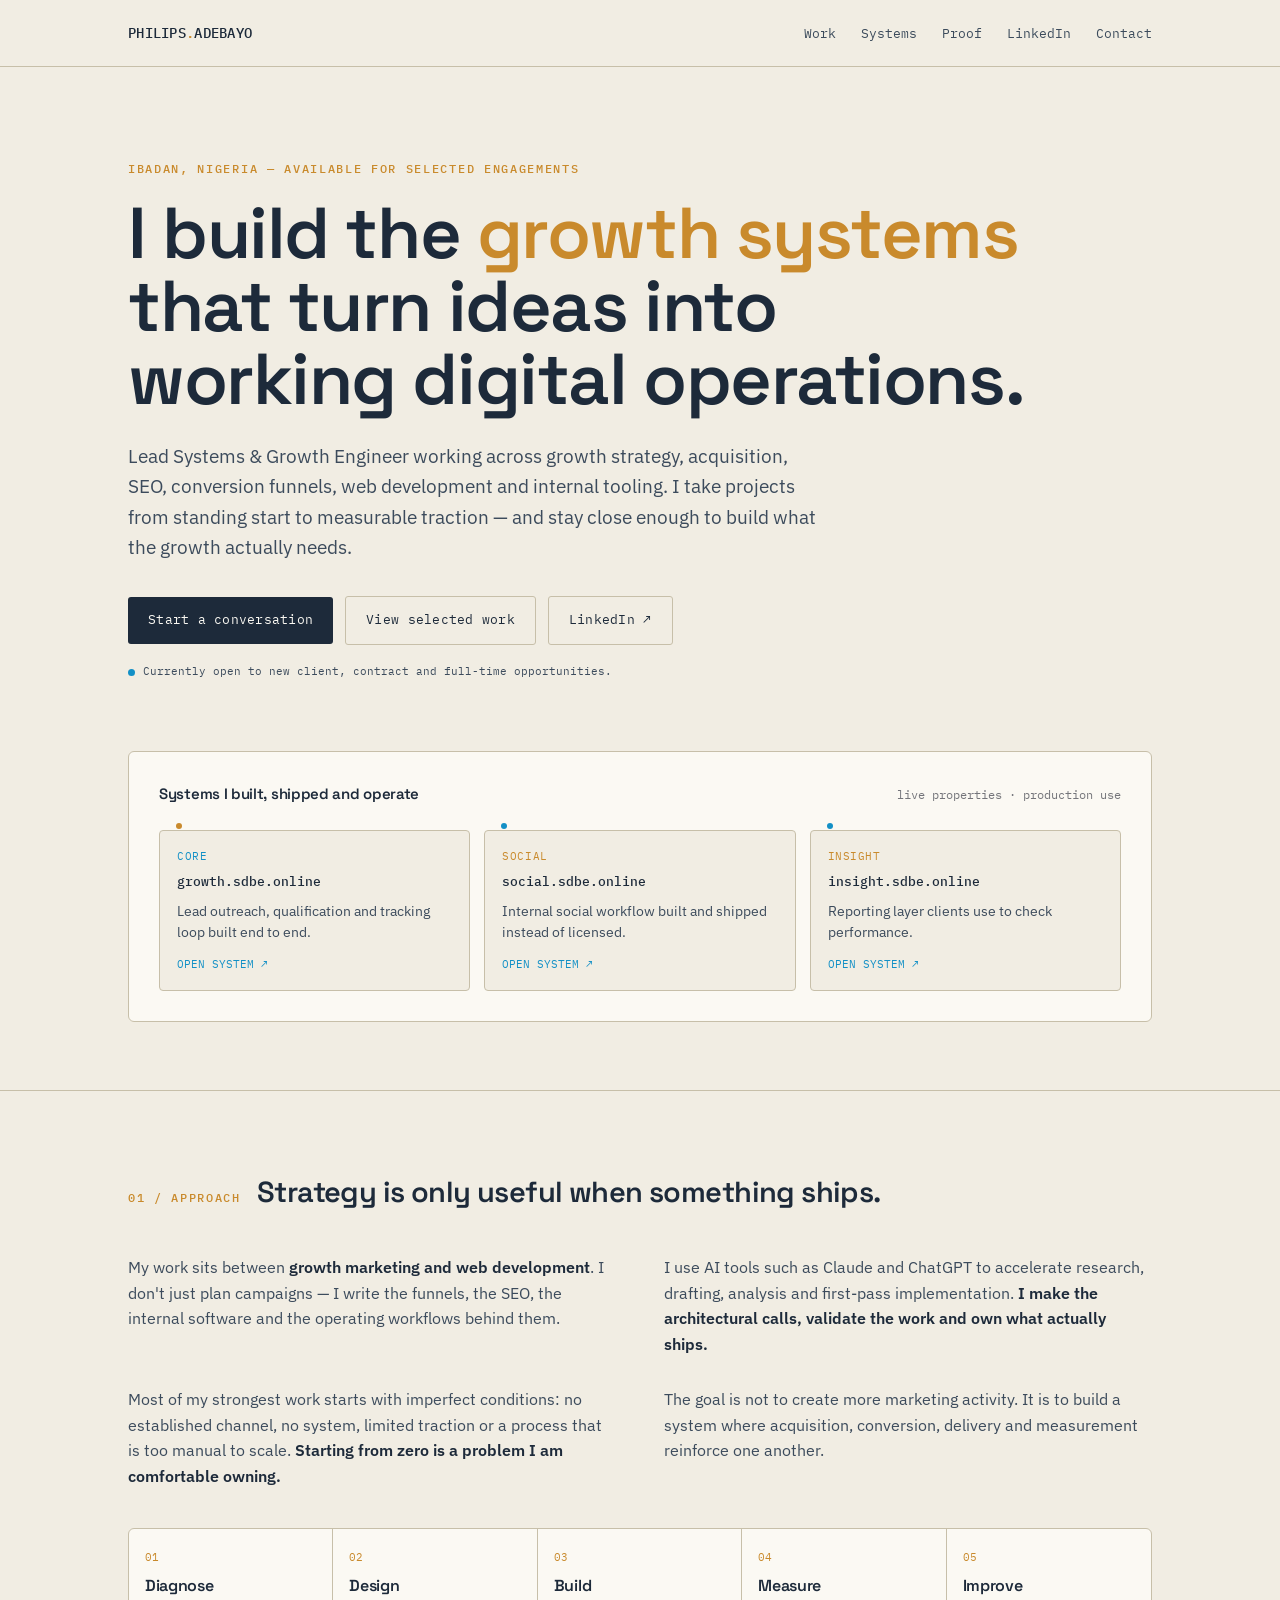
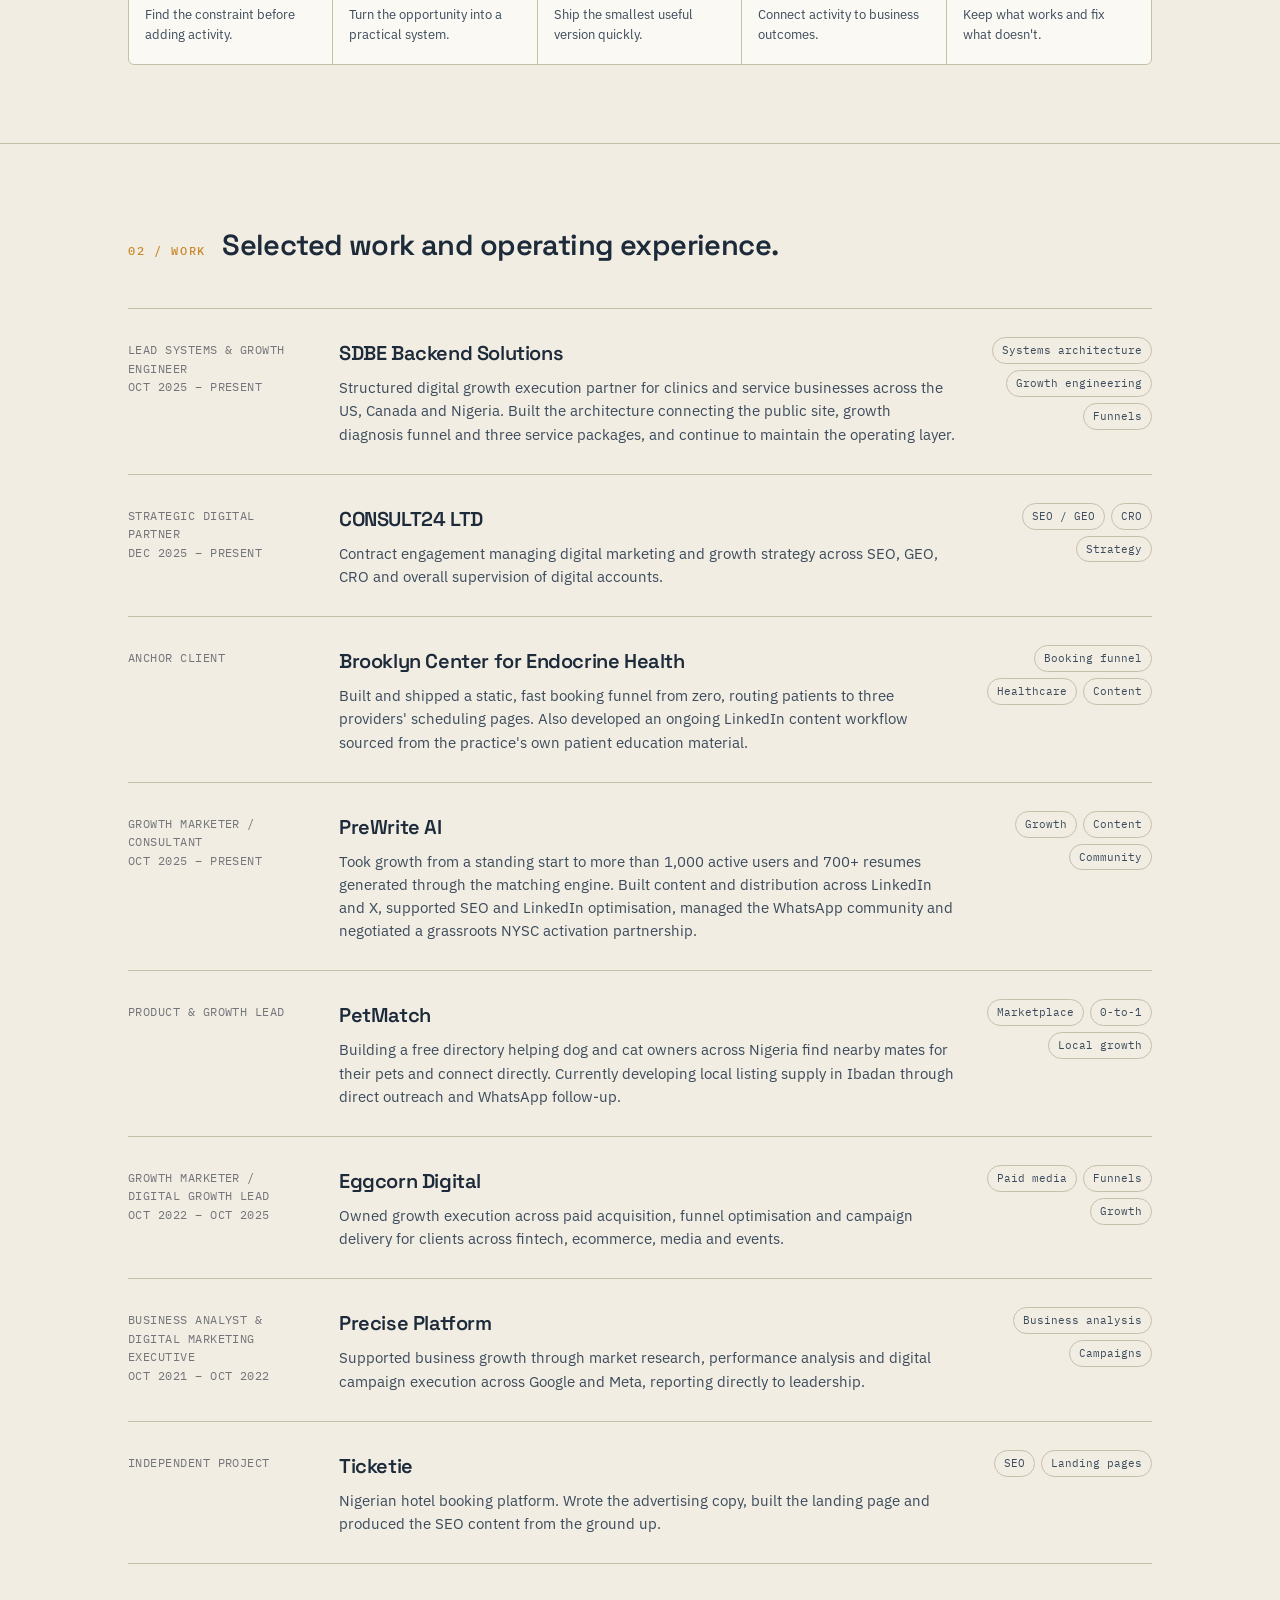
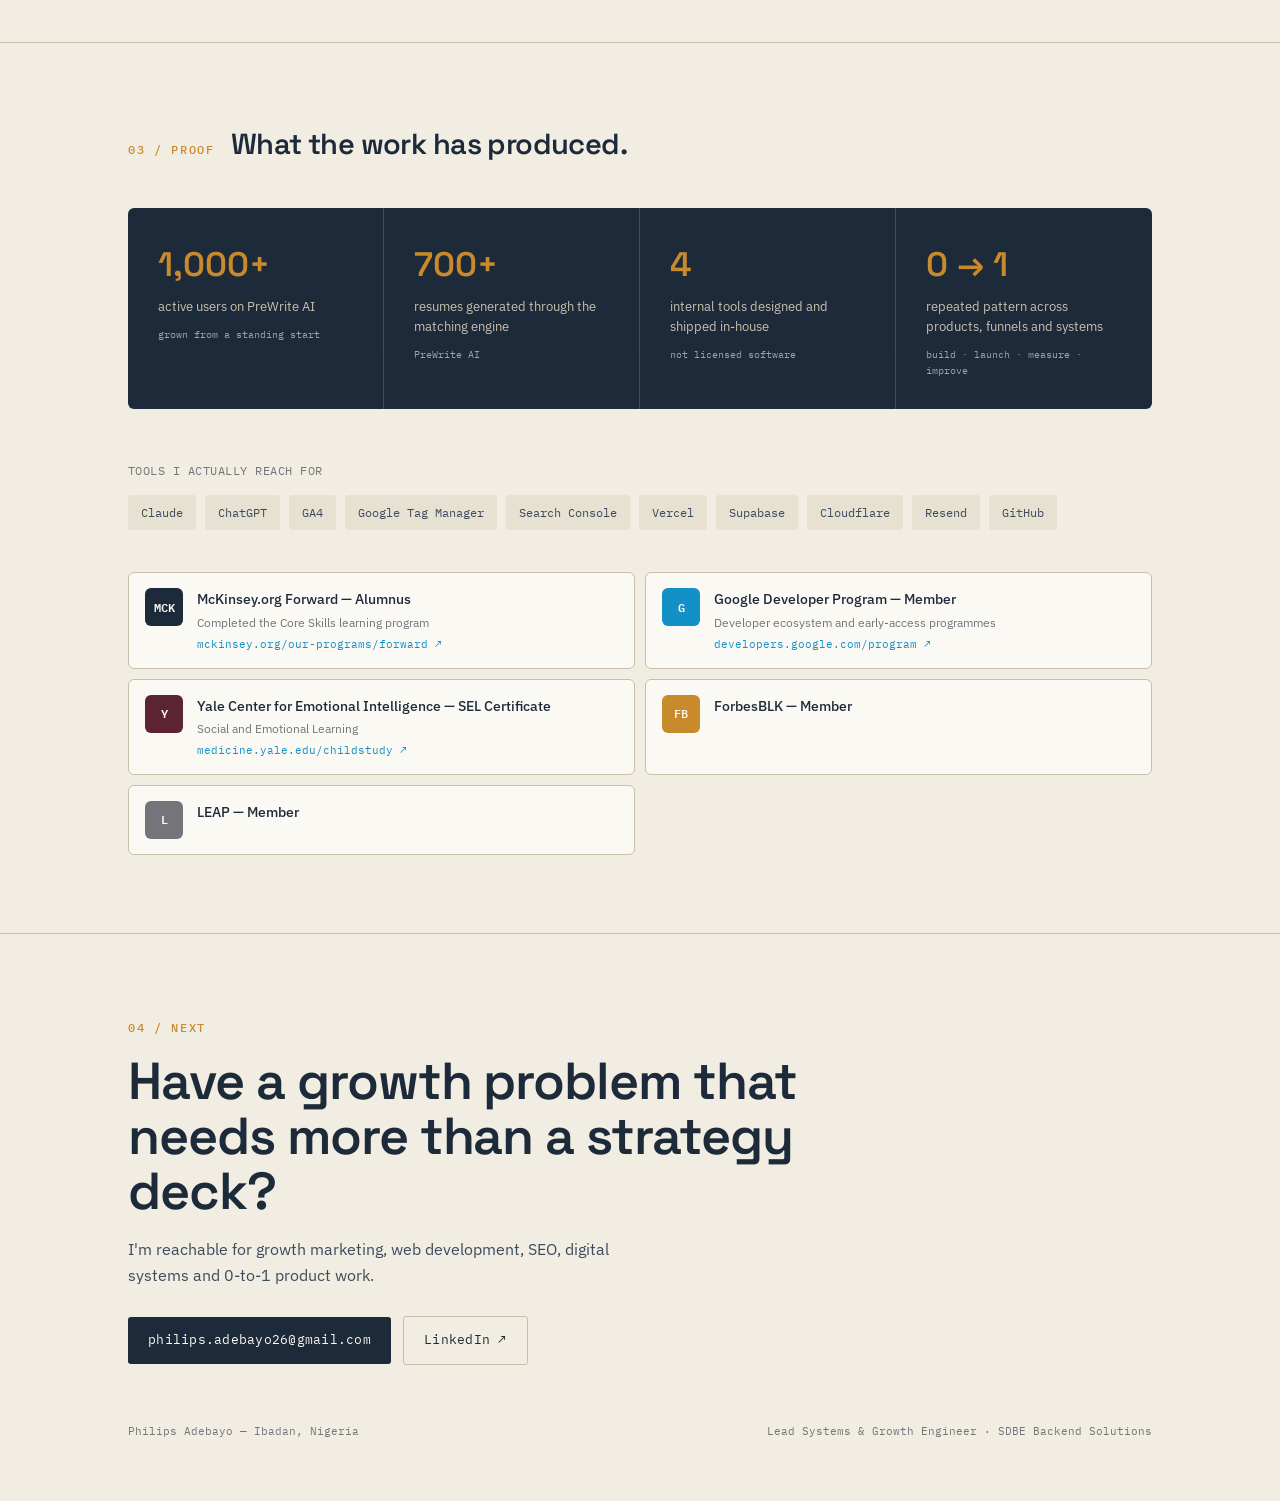
<file: Index.html>
<!DOCTYPE html>
<html lang="en">
<head>
  <meta charset="UTF-8">
  <meta name="viewport" content="width=device-width, initial-scale=1.0">
  <meta name="description" content="Philips Adebayo builds growth systems, acquisition funnels, digital products and internal tools for businesses and early-stage products.">
  <meta name="author" content="Philips Adebayo">
  <meta name="robots" content="index, follow">
  <meta name="theme-color" content="#F1EDE3">

  <meta property="og:title" content="Philips Adebayo — Systems Builder">
  <meta property="og:description" content="Growth systems, acquisition infrastructure, digital products and internal tools.">
  <meta property="og:type" content="website">
  <meta property="og:url" content="https://YOURDOMAIN.com/">
  <meta property="og:image" content="https://YOURDOMAIN.com/og-image.jpg">

  <title>Philips Adebayo — Systems Builder</title>

  <link rel="preconnect" href="https://fonts.googleapis.com">
  <link rel="preconnect" href="https://fonts.gstatic.com" crossorigin>
  <link href="https://fonts.googleapis.com/css2?family=Space+Grotesk:wght@400;500;600;700&family=IBM+Plex+Sans:wght@400;500;600&family=IBM+Plex+Mono:wght@400;500&display=swap" rel="stylesheet">

  <style>
    :root{
      --bg:#F1EDE3;
      --bg-2:#E7E1D2;
      --ink:#1D2A3A;
      --ink-soft:#3C4B5C;
      --accent:#C98A2C;
      --signal:#1390C6;
      --line:#74757A;
      --line-soft:#C7BFA9;
      --card:#FBF9F3;
      --max:1080px;
      --radius:6px;
    }

    *{box-sizing:border-box;margin:0;padding:0}
    html{scroll-behavior:smooth}
    body{
      background:var(--bg);
      color:var(--ink);
      font-family:'IBM Plex Sans',-apple-system,BlinkMacSystemFont,sans-serif;
      font-size:16px;
      line-height:1.6;
      -webkit-font-smoothing:antialiased;
    }

    ::selection{background:var(--accent);color:var(--card)}
    a{color:inherit}
    img{max-width:100%;display:block}
    button,input,textarea{font:inherit}
    .wrap{max-width:var(--max);margin:0 auto;padding:0 28px}
    .eyebrow{
      font-family:'IBM Plex Mono',monospace;
      font-size:12px;
      letter-spacing:.14em;
      text-transform:uppercase;
      color:var(--accent);
      font-weight:500;
    }

    h1,h2,h3{
      font-family:'Space Grotesk',sans-serif;
      font-weight:600;
      letter-spacing:-.02em;
      color:var(--ink);
    }

    .focus-ring:focus-visible{
      outline:2px solid var(--signal);
      outline-offset:4px;
    }

    /* Header */
    header{
      padding:22px 0;
      border-bottom:1px solid var(--line-soft);
      position:sticky;
      top:0;
      z-index:20;
      background:rgba(241,237,227,.94);
      backdrop-filter:blur(10px);
    }

    header .wrap{
      display:flex;
      align-items:center;
      justify-content:space-between;
      gap:24px;
    }

    .mark{
      font-family:'IBM Plex Mono',monospace;
      font-size:14px;
      font-weight:500;
      letter-spacing:.02em;
      text-decoration:none;
    }

    .mark span{color:var(--accent)}

    nav{
      display:flex;
      align-items:center;
      gap:25px;
    }

    nav a{
      font-family:'IBM Plex Mono',monospace;
      font-size:12.5px;
      text-decoration:none;
      color:var(--ink-soft);
      border-bottom:1px solid transparent;
      transition:border-color .15s ease,color .15s ease;
    }

    nav a:hover,nav a:focus-visible{
      color:var(--ink);
      border-color:var(--accent);
    }

    /* Hero */
    .hero{padding:92px 0 68px}
    .hero h1{
      font-size:clamp(42px,6.5vw,72px);
      line-height:1.02;
      max-width:900px;
      margin:18px 0 24px;
    }

    .hero h1 em{
      font-style:normal;
      color:var(--accent);
    }

    .hero .lede{
      font-size:19px;
      color:var(--ink-soft);
      max-width:700px;
      margin-bottom:34px;
    }

    .cta-row{
      display:flex;
      gap:12px;
      flex-wrap:wrap;
      align-items:center;
    }

    .btn{
      font-family:'IBM Plex Mono',monospace;
      font-size:13px;
      letter-spacing:.02em;
      padding:13px 20px;
      border-radius:3px;
      text-decoration:none;
      display:inline-block;
      transition:transform .15s ease,background .15s ease,border-color .15s ease;
    }

    .btn-primary{background:var(--ink);color:var(--card)}
    .btn-primary:hover{background:var(--accent);transform:translateY(-1px)}
    .btn-ghost{border:1px solid var(--line-soft);color:var(--ink)}
    .btn-ghost:hover{border-color:var(--ink)}

    .hero-note{
      margin-top:20px;
      font-family:'IBM Plex Mono',monospace;
      font-size:11.5px;
      color:var(--line);
    }

    /* System map */
    .systems{
      margin-top:68px;
      border:1px solid var(--line-soft);
      background:var(--card);
      border-radius:var(--radius);
      padding:30px;
    }

    .systems-head{
      display:flex;
      justify-content:space-between;
      align-items:baseline;
      flex-wrap:wrap;
      gap:8px;
      margin-bottom:24px;
    }

    .systems-head h3{font-size:15px}
    .systems-note{
      font-family:'IBM Plex Mono',monospace;
      font-size:11.5px;
      color:var(--line);
    }

    .node-row{
      display:grid;
      grid-template-columns:repeat(3,1fr);
      gap:14px;
    }

    .node{
      border:1px solid var(--line-soft);
      border-radius:4px;
      padding:17px;
      background:var(--bg);
      position:relative;
      text-decoration:none;
      transition:transform .15s ease,border-color .15s ease;
    }

    a.node:hover{transform:translateY(-2px);border-color:var(--ink)}
    .node::before{
      content:"";
      position:absolute;
      top:-8px;
      left:16px;
      width:6px;
      height:6px;
      border-radius:50%;
      background:var(--signal);
    }

    .node.core::before{background:var(--accent)}
    .node-label{
      font-family:'IBM Plex Mono',monospace;
      font-size:11px;
      color:var(--accent);
      letter-spacing:.05em;
    }

    .node.core .node-label{color:var(--signal)}
    .node-url{
      font-family:'IBM Plex Mono',monospace;
      font-size:13px;
      margin:6px 0 8px;
      font-weight:500;
    }

    .node-desc{font-size:13.5px;color:var(--ink-soft)}
    .node-link{
      display:block;
      margin-top:12px;
      font-family:'IBM Plex Mono',monospace;
      font-size:10.5px;
      color:var(--signal);
    }

    /* Sections */
    section{padding:78px 0;border-top:1px solid var(--line-soft)}
    .section-head{
      display:flex;
      align-items:baseline;
      gap:16px;
      margin-bottom:40px;
    }

    .section-head h2{font-size:29px}
    .section-head .eyebrow{white-space:nowrap}

    /* Approach */
    .thesis-grid{
      display:grid;
      grid-template-columns:1fr 1fr;
      gap:30px 48px;
    }

    .thesis-grid p{
      font-size:16px;
      color:var(--ink-soft);
    }

    .thesis-grid strong{color:var(--ink);font-weight:600}

    .operating-model{
      margin-top:38px;
      display:grid;
      grid-template-columns:repeat(5,1fr);
      border:1px solid var(--line-soft);
      background:var(--card);
      border-radius:var(--radius);
      overflow:hidden;
    }

    .model-step{
      padding:20px 16px;
      border-right:1px solid var(--line-soft);
    }

    .model-step:last-child{border-right:0}
    .model-num{
      font-family:'IBM Plex Mono',monospace;
      font-size:11px;
      color:var(--accent);
    }

    .model-step h3{font-size:16px;margin:7px 0 5px}
    .model-step p{font-size:12.5px;color:var(--ink-soft)}

    /* Work */
    .work-list{
      display:flex;
      flex-direction:column;
      gap:0;
    }

    .work-item{
      display:grid;
      grid-template-columns:185px 1fr 170px;
      gap:26px;
      padding:28px 0;
      border-bottom:1px solid var(--line-soft);
      align-items:start;
    }

    .work-item:first-child{border-top:1px solid var(--line-soft)}
    .work-role{
      font-family:'IBM Plex Mono',monospace;
      font-size:11.5px;
      color:var(--line);
      letter-spacing:.04em;
      text-transform:uppercase;
      padding-top:4px;
    }

    .work-body h3{font-size:20px;margin-bottom:7px}
    .work-body p{font-size:14.5px;color:var(--ink-soft)}
    .work-tags{
      display:flex;
      flex-wrap:wrap;
      gap:6px;
      justify-content:flex-end;
      align-content:flex-start;
    }

    .tag{
      font-family:'IBM Plex Mono',monospace;
      font-size:10.5px;
      padding:4px 9px;
      border:1px solid var(--line-soft);
      border-radius:20px;
      color:var(--ink-soft);
      white-space:nowrap;
    }

    /* Proof */
    .proof-strip{
      display:grid;
      grid-template-columns:repeat(4,1fr);
      gap:0;
      background:var(--ink);
      color:var(--bg);
      border-radius:var(--radius);
      overflow:hidden;
    }

    .proof-card{
      padding:30px;
      border-right:1px solid rgba(241,237,227,.18);
    }

    .proof-card:last-child{border-right:0}
    .proof-num{
      font-family:'Space Grotesk',sans-serif;
      font-size:34px;
      font-weight:600;
      color:var(--accent);
    }

    .proof-label{
      font-size:12.5px;
      color:#C7C1AE;
      margin-top:4px;
    }

    .proof-source{
      margin-top:11px;
      font-family:'IBM Plex Mono',monospace;
      font-size:10px;
      color:#9DA3A8;
    }

    /* Stack */
    .subhead{
      font-family:'IBM Plex Mono',monospace;
      font-size:12px;
      letter-spacing:.04em;
      color:var(--line);
      text-transform:uppercase;
      margin-bottom:15px;
    }

    .pill-grid{display:flex;flex-wrap:wrap;gap:9px}
    .pill{
      font-family:'IBM Plex Mono',monospace;
      font-size:12px;
      padding:8px 13px;
      background:var(--bg-2);
      border-radius:3px;
      color:var(--ink-soft);
    }

    .credentials{
      margin-top:42px;
      display:grid;
      grid-template-columns:1fr 1fr;
      gap:10px;
    }

    .cred-badge{
      display:flex;
      align-items:flex-start;
      gap:14px;
      padding:15px 16px;
      border:1px solid var(--line-soft);
      border-radius:6px;
      background:var(--card);
      text-decoration:none;
      color:inherit;
      transition:border-color .15s ease,transform .15s ease;
    }

    a.cred-badge:hover{border-color:var(--ink);transform:translateX(2px)}
    .cred-mark{
      width:38px;
      height:38px;
      border-radius:6px;
      display:flex;
      align-items:center;
      justify-content:center;
      font-family:'IBM Plex Mono',monospace;
      font-weight:600;
      font-size:12px;
      color:var(--card);
      flex-shrink:0;
      background:var(--ink);
    }

    .cred-name{font-size:14px;font-weight:500}
    .cred-sub{font-size:12px;color:var(--line);margin-top:2px}
    .cred-link-hint{
      font-family:'IBM Plex Mono',monospace;
      font-size:10.5px;
      color:var(--signal);
      margin-top:4px;
    }

    /* Contact */
    footer{
      padding:80px 0 60px;
      border-top:1px solid var(--line-soft);
    }

    footer h2{
      font-size:clamp(32px,5vw,52px);
      max-width:700px;
      line-height:1.06;
      margin:14px 0 18px;
    }

    footer p{
      color:var(--ink-soft);
      max-width:540px;
      margin-bottom:28px;
      font-size:16px;
    }

    .foot-meta{
      margin-top:58px;
      display:flex;
      justify-content:space-between;
      flex-wrap:wrap;
      gap:12px;
      font-family:'IBM Plex Mono',monospace;
      font-size:11px;
      color:var(--line);
    }

    .availability{
      display:inline-flex;
      align-items:center;
      gap:8px;
      font-family:'IBM Plex Mono',monospace;
      font-size:11px;
      color:var(--ink-soft);
      margin-top:18px;
    }

    .availability::before{
      content:"";
      width:7px;
      height:7px;
      border-radius:50%;
      background:var(--signal);
    }

    @media (max-width:850px){
      .node-row{grid-template-columns:1fr}
      .work-item{grid-template-columns:150px 1fr}
      .work-tags{grid-column:2;justify-content:flex-start}
      .operating-model{grid-template-columns:1fr 1fr}
      .model-step:nth-child(2n){border-right:0}
      .model-step{border-bottom:1px solid var(--line-soft)}
      .model-step:last-child{border-bottom:0}
      .proof-strip{grid-template-columns:1fr 1fr}
      .proof-card:nth-child(2){border-right:0}
      .proof-card:nth-child(-n+2){border-bottom:1px solid rgba(241,237,227,.18)}
      .credentials{grid-template-columns:1fr}
    }

    @media (max-width:650px){
      header{position:static}
      .wrap{padding:0 20px}
      nav{gap:15px}
      nav a:nth-child(1),nav a:nth-child(2){display:none}
      .hero{padding:68px 0 50px}
      .hero h1{font-size:43px}
      .hero .lede{font-size:17px}
      .systems{padding:22px}
      section{padding:62px 0}
      .section-head{display:block;margin-bottom:30px}
      .section-head .eyebrow{display:block;margin-bottom:7px}
      .thesis-grid{grid-template-columns:1fr}
      .operating-model{grid-template-columns:1fr}
      .model-step{border-right:0}
      .work-item{grid-template-columns:1fr;gap:8px}
      .work-tags{grid-column:auto}
      .proof-strip{grid-template-columns:1fr}
      .proof-card{border-right:0!important;border-bottom:1px solid rgba(241,237,227,.18)!important}
      .proof-card:last-child{border-bottom:0!important}
      footer{padding:64px 0 48px}
      .foot-meta{margin-top:44px}
    }

    @media (prefers-reduced-motion:reduce){
      html{scroll-behavior:auto}
      .btn,.node,.cred-badge{transition:none}
    }
  </style>

  <link rel="icon" href="data:image/svg+xml,%3Csvg xmlns='http://www.w3.org/2000/svg' viewBox='0 0 64 64'%3E%3Crect width='64' height='64' rx='10' fill='%231D2A3A'/%3E%3Ctext x='32' y='42' text-anchor='middle' font-family='Arial' font-size='34' font-weight='700' fill='%23C98A2C'%3EP%3C/text%3E%3C/svg%3E">
</head>

<body>
  <header>
    <div class="wrap">
      <a class="mark focus-ring" href="#top" aria-label="Philips Adebayo home">PHILIPS<span>.</span>ADEBAYO</a>
      <nav aria-label="Primary navigation">
        <a href="#work" class="focus-ring">Work</a>
        <a href="#systems" class="focus-ring">Systems</a>
        <a href="#proof" class="focus-ring">Proof</a>
        <a href="https://www.linkedin.com/in/philips-adebayo/" class="focus-ring" target="_blank" rel="noopener">LinkedIn</a>
        <a href="#contact" class="focus-ring">Contact</a>
      </nav>
    </div>
  </header>

  <main id="top">
    <section class="hero" style="border-top:none;">
      <div class="wrap">
        <div class="eyebrow">Ibadan, Nigeria — available for selected engagements</div>

        <h1>I build the <em>growth systems</em> that turn ideas into working digital operations.</h1>

        <p class="lede">
          Lead Systems &amp; Growth Engineer working across growth strategy, acquisition, SEO,
          conversion funnels, web development and internal tooling. I take projects from
          standing start to measurable traction — and stay close enough to build what the
          growth actually needs.
        </p>

        <div class="cta-row">
          <a class="btn btn-primary focus-ring" href="mailto:philips.adebayo26@gmail.com">Start a conversation</a>
          <a class="btn btn-ghost focus-ring" href="#work">View selected work</a>
          <a class="btn btn-ghost focus-ring" href="https://www.linkedin.com/in/philips-adebayo/" target="_blank" rel="noopener">LinkedIn ↗</a>
        </div>

        <div class="availability">Currently open to new client, contract and full-time opportunities.</div>

        <div class="systems" id="systems">
          <div class="systems-head">
            <h3>Systems I built, shipped and operate</h3>
            <div class="systems-note">live properties · production use</div>
          </div>

          <div class="node-row">
            <a class="node core focus-ring" href="https://growth.sdbe.online" target="_blank" rel="noopener">
              <div class="node-label">CORE</div>
              <div class="node-url">growth.sdbe.online</div>
              <div class="node-desc">Lead outreach, qualification and tracking loop built end to end.</div>
              <span class="node-link">OPEN SYSTEM ↗</span>
            </a>

            <a class="node focus-ring" href="https://social.sdbe.online" target="_blank" rel="noopener">
              <div class="node-label">SOCIAL</div>
              <div class="node-url">social.sdbe.online</div>
              <div class="node-desc">Internal social workflow built and shipped instead of licensed.</div>
              <span class="node-link">OPEN SYSTEM ↗</span>
            </a>

            <a class="node focus-ring" href="https://insight.sdbe.online" target="_blank" rel="noopener">
              <div class="node-label">INSIGHT</div>
              <div class="node-url">insight.sdbe.online</div>
              <div class="node-desc">Reporting layer clients use to check performance.</div>
              <span class="node-link">OPEN SYSTEM ↗</span>
            </a>
          </div>
        </div>
      </div>
    </section>

    <section id="approach">
      <div class="wrap">
        <div class="section-head">
          <span class="eyebrow">01 / Approach</span>
          <h2>Strategy is only useful when something ships.</h2>
        </div>

        <div class="thesis-grid">
          <p>
            My work sits between <strong>growth marketing and web development</strong>.
            I don't just plan campaigns — I write the funnels, the SEO, the internal software
            and the operating workflows behind them.
          </p>

          <p>
            I use AI tools such as Claude and ChatGPT to accelerate research, drafting,
            analysis and first-pass implementation. <strong>I make the architectural calls,
            validate the work and own what actually ships.</strong>
          </p>

          <p>
            Most of my strongest work starts with imperfect conditions: no established
            channel, no system, limited traction or a process that is too manual to scale.
            <strong>Starting from zero is a problem I am comfortable owning.</strong>
          </p>

          <p>
            The goal is not to create more marketing activity. It is to build a system where
            acquisition, conversion, delivery and measurement reinforce one another.
          </p>
        </div>

        <div class="operating-model" aria-label="Operating model">
          <div class="model-step">
            <div class="model-num">01</div>
            <h3>Diagnose</h3>
            <p>Find the constraint before adding activity.</p>
          </div>
          <div class="model-step">
            <div class="model-num">02</div>
            <h3>Design</h3>
            <p>Turn the opportunity into a practical system.</p>
          </div>
          <div class="model-step">
            <div class="model-num">03</div>
            <h3>Build</h3>
            <p>Ship the smallest useful version quickly.</p>
          </div>
          <div class="model-step">
            <div class="model-num">04</div>
            <h3>Measure</h3>
            <p>Connect activity to business outcomes.</p>
          </div>
          <div class="model-step">
            <div class="model-num">05</div>
            <h3>Improve</h3>
            <p>Keep what works and fix what doesn't.</p>
          </div>
        </div>
      </div>
    </section>

    <section id="work">
      <div class="wrap">
        <div class="section-head">
          <span class="eyebrow">02 / Work</span>
          <h2>Selected work and operating experience.</h2>
        </div>

        <div class="work-list">
          <article class="work-item">
            <div class="work-role">Lead Systems &amp; Growth Engineer<br><span>Oct 2025 – Present</span></div>
            <div class="work-body">
              <h3>SDBE Backend Solutions</h3>
              <p>
                Structured digital growth execution partner for clinics and service businesses
                across the US, Canada and Nigeria. Built the architecture connecting the public
                site, growth diagnosis funnel and three service packages, and continue to maintain
                the operating layer.
              </p>
            </div>
            <div class="work-tags">
              <span class="tag">Systems architecture</span>
              <span class="tag">Growth engineering</span>
              <span class="tag">Funnels</span>
            </div>
          </article>

          <article class="work-item">
            <div class="work-role">Strategic Digital Partner<br><span>Dec 2025 – Present</span></div>
            <div class="work-body">
              <h3>CONSULT24 LTD</h3>
              <p>
                Contract engagement managing digital marketing and growth strategy across SEO,
                GEO, CRO and overall supervision of digital accounts.
              </p>
            </div>
            <div class="work-tags">
              <span class="tag">SEO / GEO</span>
              <span class="tag">CRO</span>
              <span class="tag">Strategy</span>
            </div>
          </article>

          <article class="work-item">
            <div class="work-role">Anchor Client</div>
            <div class="work-body">
              <h3>Brooklyn Center for Endocrine Health</h3>
              <p>
                Built and shipped a static, fast booking funnel from zero, routing patients to
                three providers' scheduling pages. Also developed an ongoing LinkedIn content
                workflow sourced from the practice's own patient education material.
              </p>
            </div>
            <div class="work-tags">
              <span class="tag">Booking funnel</span>
              <span class="tag">Healthcare</span>
              <span class="tag">Content</span>
            </div>
          </article>

          <article class="work-item">
            <div class="work-role">Growth Marketer / Consultant<br><span>Oct 2025 – Present</span></div>
            <div class="work-body">
              <h3>PreWrite AI</h3>
              <p>
                Took growth from a standing start to more than 1,000 active users and 700+
                resumes generated through the matching engine. Built content and distribution
                across LinkedIn and X, supported SEO and LinkedIn optimisation, managed the
                WhatsApp community and negotiated a grassroots NYSC activation partnership.
              </p>
            </div>
            <div class="work-tags">
              <span class="tag">Growth</span>
              <span class="tag">Content</span>
              <span class="tag">Community</span>
            </div>
          </article>

          <article class="work-item">
            <div class="work-role">Product &amp; Growth Lead</div>
            <div class="work-body">
              <h3>PetMatch</h3>
              <p>
                Building a free directory helping dog and cat owners across Nigeria find nearby
                mates for their pets and connect directly. Currently developing local listing
                supply in Ibadan through direct outreach and WhatsApp follow-up.
              </p>
            </div>
            <div class="work-tags">
              <span class="tag">Marketplace</span>
              <span class="tag">0-to-1</span>
              <span class="tag">Local growth</span>
            </div>
          </article>

          <article class="work-item">
            <div class="work-role">Growth Marketer / Digital Growth Lead<br><span>Oct 2022 – Oct 2025</span></div>
            <div class="work-body">
              <h3>Eggcorn Digital</h3>
              <p>
                Owned growth execution across paid acquisition, funnel optimisation and campaign
                delivery for clients across fintech, ecommerce, media and events.
              </p>
            </div>
            <div class="work-tags">
              <span class="tag">Paid media</span>
              <span class="tag">Funnels</span>
              <span class="tag">Growth</span>
            </div>
          </article>

          <article class="work-item">
            <div class="work-role">Business Analyst &amp; Digital Marketing Executive<br><span>Oct 2021 – Oct 2022</span></div>
            <div class="work-body">
              <h3>Precise Platform</h3>
              <p>
                Supported business growth through market research, performance analysis and
                digital campaign execution across Google and Meta, reporting directly to leadership.
              </p>
            </div>
            <div class="work-tags">
              <span class="tag">Business analysis</span>
              <span class="tag">Campaigns</span>
            </div>
          </article>

          <article class="work-item">
            <div class="work-role">Independent Project</div>
            <div class="work-body">
              <h3>Ticketie</h3>
              <p>
                Nigerian hotel booking platform. Wrote the advertising copy, built the landing
                page and produced the SEO content from the ground up.
              </p>
            </div>
            <div class="work-tags">
              <span class="tag">SEO</span>
              <span class="tag">Landing pages</span>
            </div>
          </article>
        </div>
      </div>
    </section>

    <section id="proof">
      <div class="wrap">
        <div class="section-head">
          <span class="eyebrow">03 / Proof</span>
          <h2>What the work has produced.</h2>
        </div>

        <div class="proof-strip">
          <div class="proof-card">
            <div class="proof-num">1,000+</div>
            <div class="proof-label">active users on PreWrite AI</div>
            <div class="proof-source">grown from a standing start</div>
          </div>

          <div class="proof-card">
            <div class="proof-num">700+</div>
            <div class="proof-label">resumes generated through the matching engine</div>
            <div class="proof-source">PreWrite AI</div>
          </div>

          <div class="proof-card">
            <div class="proof-num">4</div>
            <div class="proof-label">internal tools designed and shipped in-house</div>
            <div class="proof-source">not licensed software</div>
          </div>

          <div class="proof-card">
            <div class="proof-num">0 → 1</div>
            <div class="proof-label">repeated pattern across products, funnels and systems</div>
            <div class="proof-source">build · launch · measure · improve</div>
          </div>
        </div>

        <div style="margin-top:52px;">
          <div class="subhead">Tools I actually reach for</div>
          <div class="pill-grid">
            <span class="pill">Claude</span>
            <span class="pill">ChatGPT</span>
            <span class="pill">GA4</span>
            <span class="pill">Google Tag Manager</span>
            <span class="pill">Search Console</span>
            <span class="pill">Vercel</span>
            <span class="pill">Supabase</span>
            <span class="pill">Cloudflare</span>
            <span class="pill">Resend</span>
            <span class="pill">GitHub</span>
          </div>
        </div>

        <div class="credentials">
          <a class="cred-badge focus-ring" href="https://www.mckinsey.org/our-programs/forward/overview" target="_blank" rel="noopener">
            <div class="cred-mark">MCK</div>
            <div>
              <div class="cred-name">McKinsey.org Forward — Alumnus</div>
              <div class="cred-sub">Completed the Core Skills learning program</div>
              <div class="cred-link-hint">mckinsey.org/our-programs/forward ↗</div>
            </div>
          </a>

          <a class="cred-badge focus-ring" href="https://developers.google.com/program" target="_blank" rel="noopener">
            <div class="cred-mark" style="background:var(--signal)">G</div>
            <div>
              <div class="cred-name">Google Developer Program — Member</div>
              <div class="cred-sub">Developer ecosystem and early-access programmes</div>
              <div class="cred-link-hint">developers.google.com/program ↗</div>
            </div>
          </a>

          <a class="cred-badge focus-ring" href="https://medicine.yale.edu/childstudy/services/community-and-schools-programs/center-for-emotional-intelligence/" target="_blank" rel="noopener">
            <div class="cred-mark" style="background:#5B2333">Y</div>
            <div>
              <div class="cred-name">Yale Center for Emotional Intelligence — SEL Certificate</div>
              <div class="cred-sub">Social and Emotional Learning</div>
              <div class="cred-link-hint">medicine.yale.edu/childstudy ↗</div>
            </div>
          </a>

          <div class="cred-badge">
            <div class="cred-mark" style="background:var(--accent)">FB</div>
            <div>
              <div class="cred-name">ForbesBLK — Member</div>
            </div>
          </div>

          <div class="cred-badge">
            <div class="cred-mark" style="background:var(--line)">L</div>
            <div>
              <div class="cred-name">LEAP — Member</div>
            </div>
          </div>
        </div>
      </div>
    </section>
  </main>

  <footer id="contact">
    <div class="wrap">
      <span class="eyebrow">04 / Next</span>
      <h2>Have a growth problem that needs more than a strategy deck?</h2>
      <p>
        I'm reachable for growth marketing, web development, SEO, digital systems and
        0-to-1 product work.
      </p>

      <div class="cta-row">
        <a class="btn btn-primary focus-ring" href="mailto:philips.adebayo26@gmail.com">philips.adebayo26@gmail.com</a>
        <a class="btn btn-ghost focus-ring" href="https://www.linkedin.com/in/philips-adebayo/" target="_blank" rel="noopener">LinkedIn ↗</a>
      </div>

      <div class="foot-meta">
        <span>Philips Adebayo — Ibadan, Nigeria</span>
        <span>Lead Systems &amp; Growth Engineer · SDBE Backend Solutions</span>
      </div>
    </div>
  </footer>

  <!-- Optional: replace YOURDOMAIN.com in the metadata above before production. -->
</body>
</html>
</file>
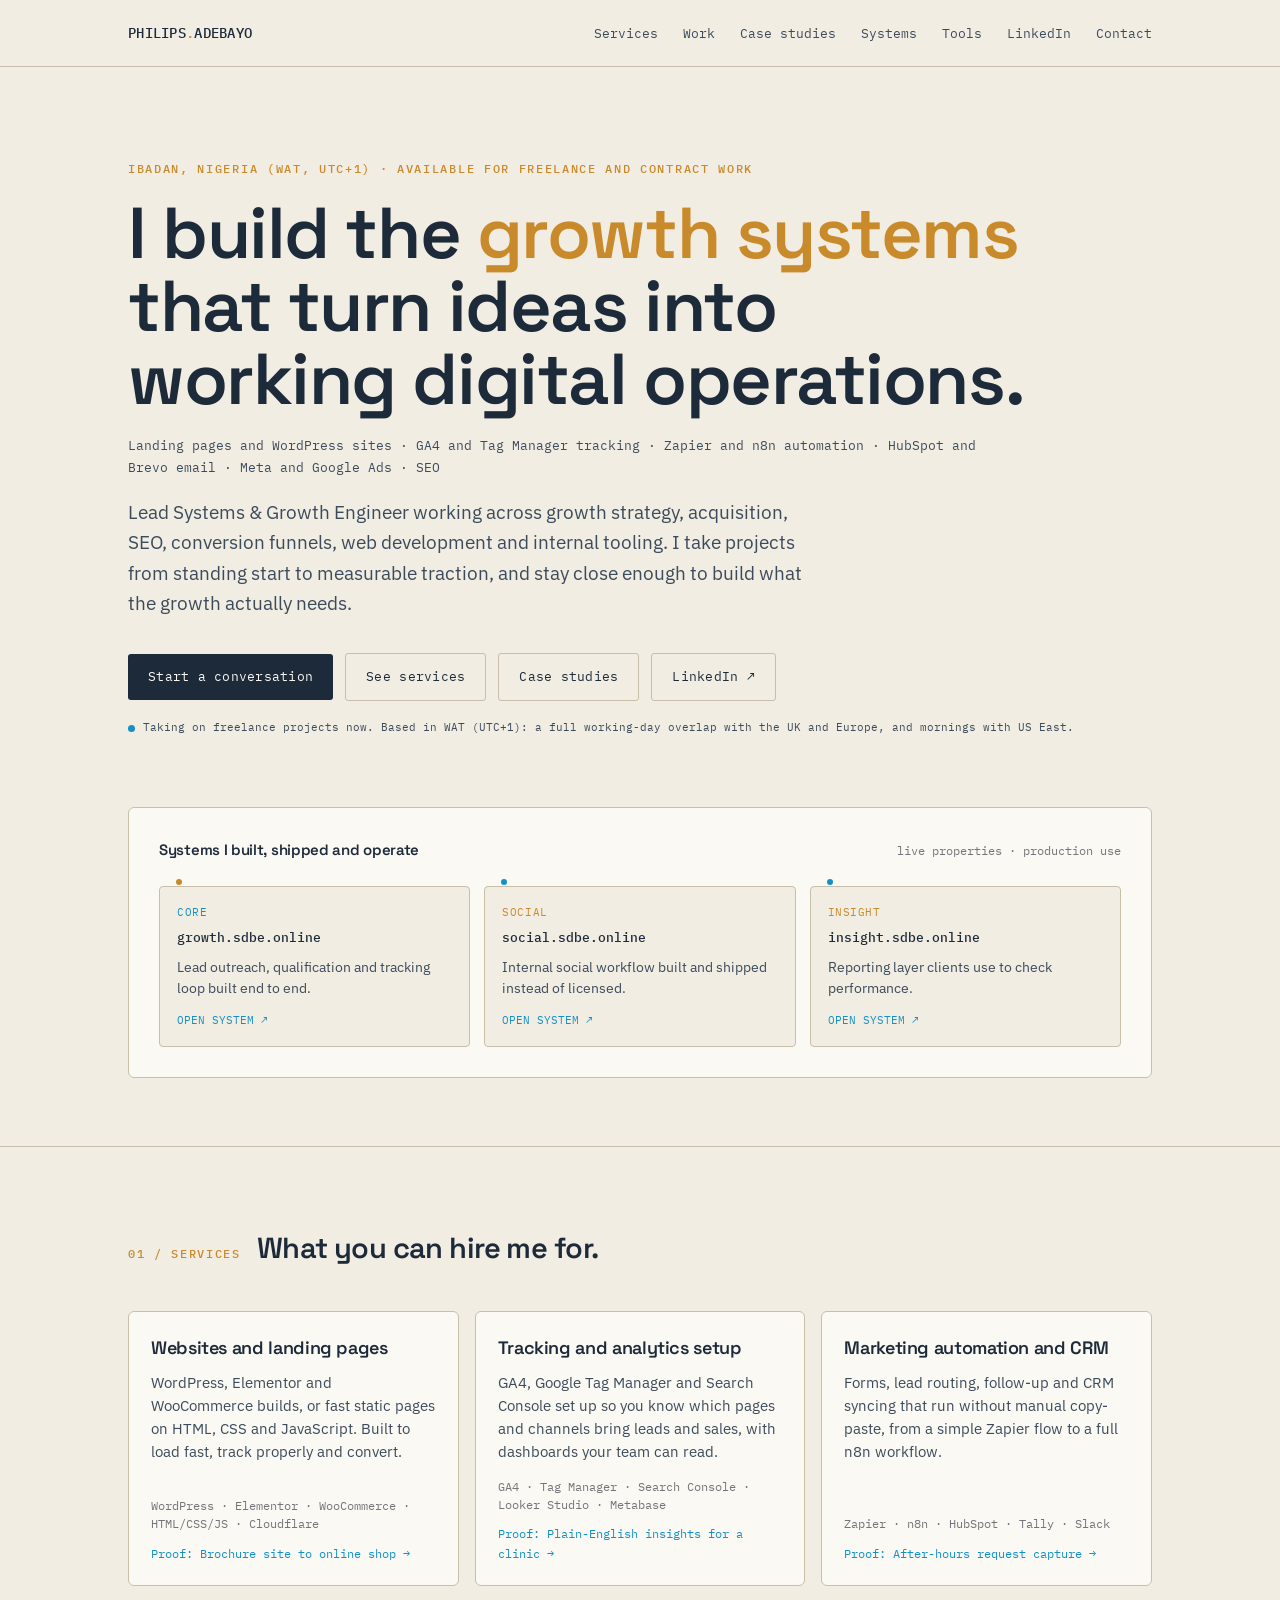
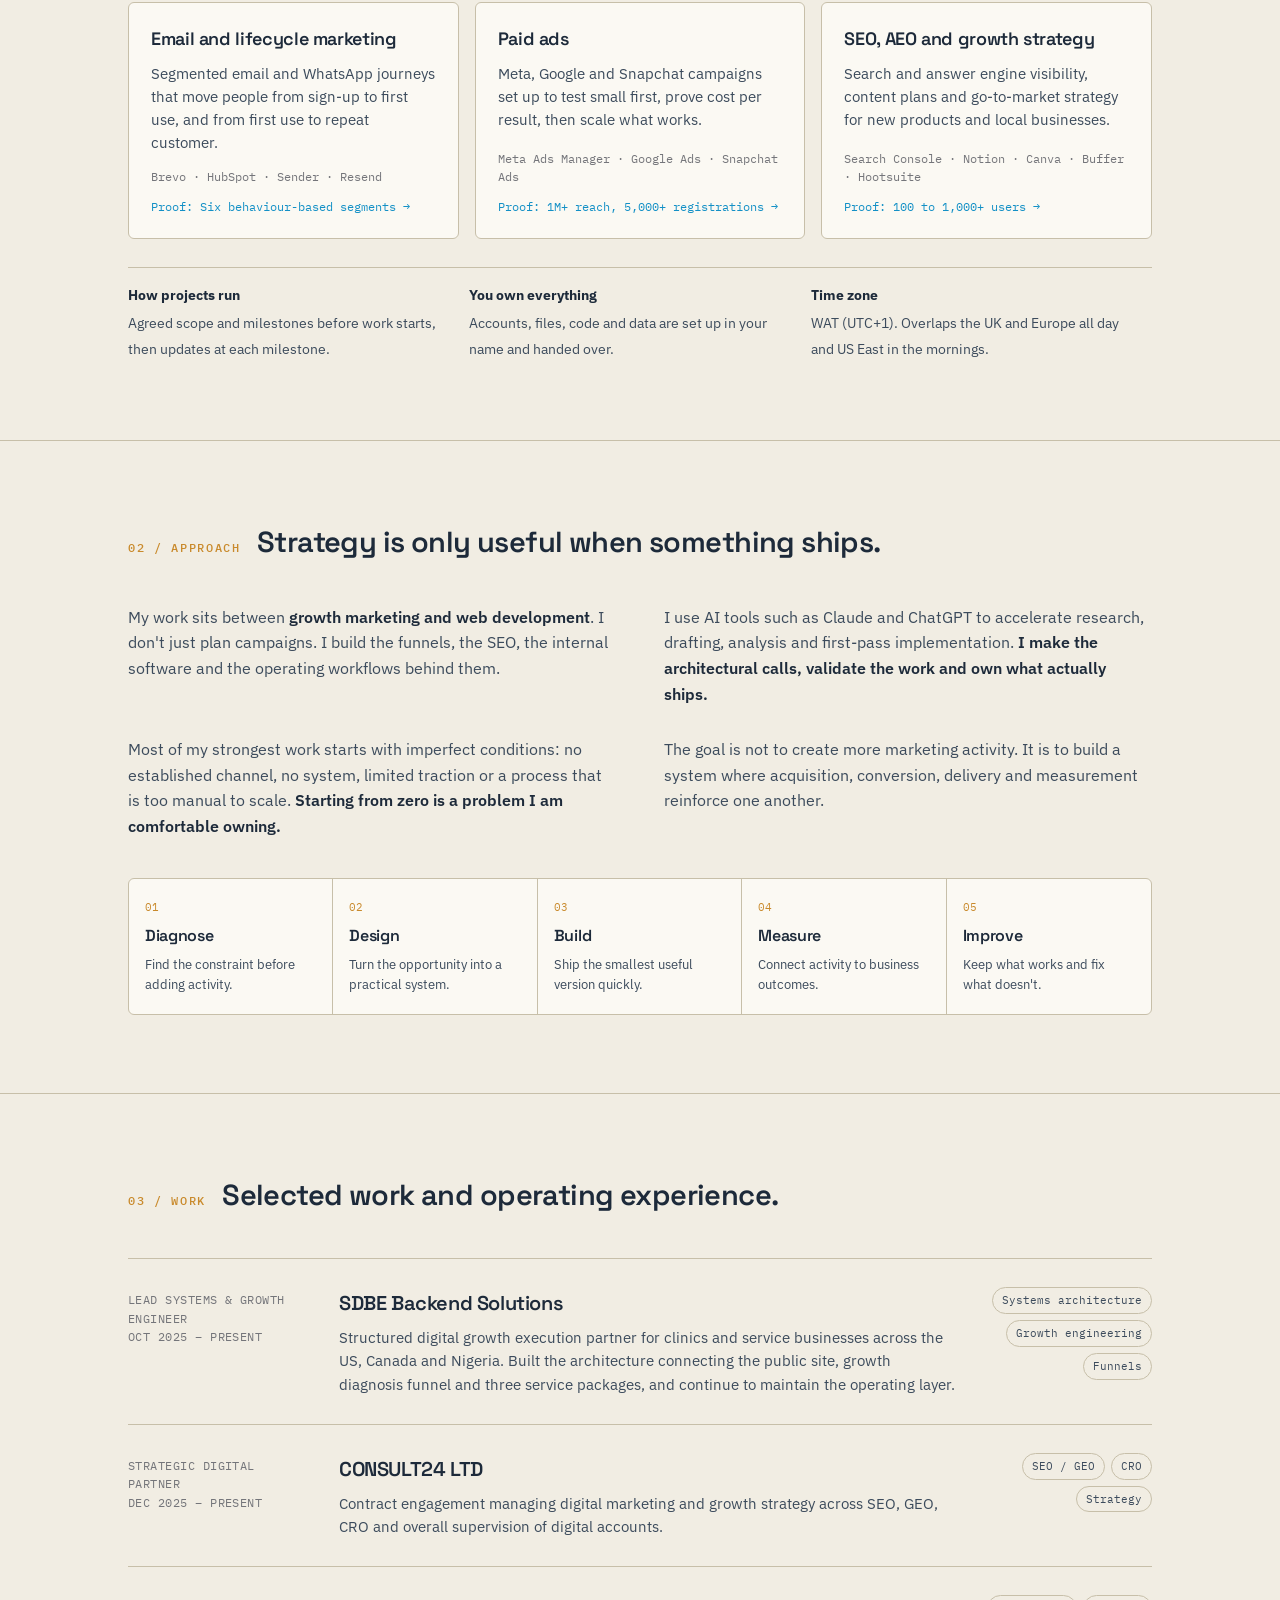
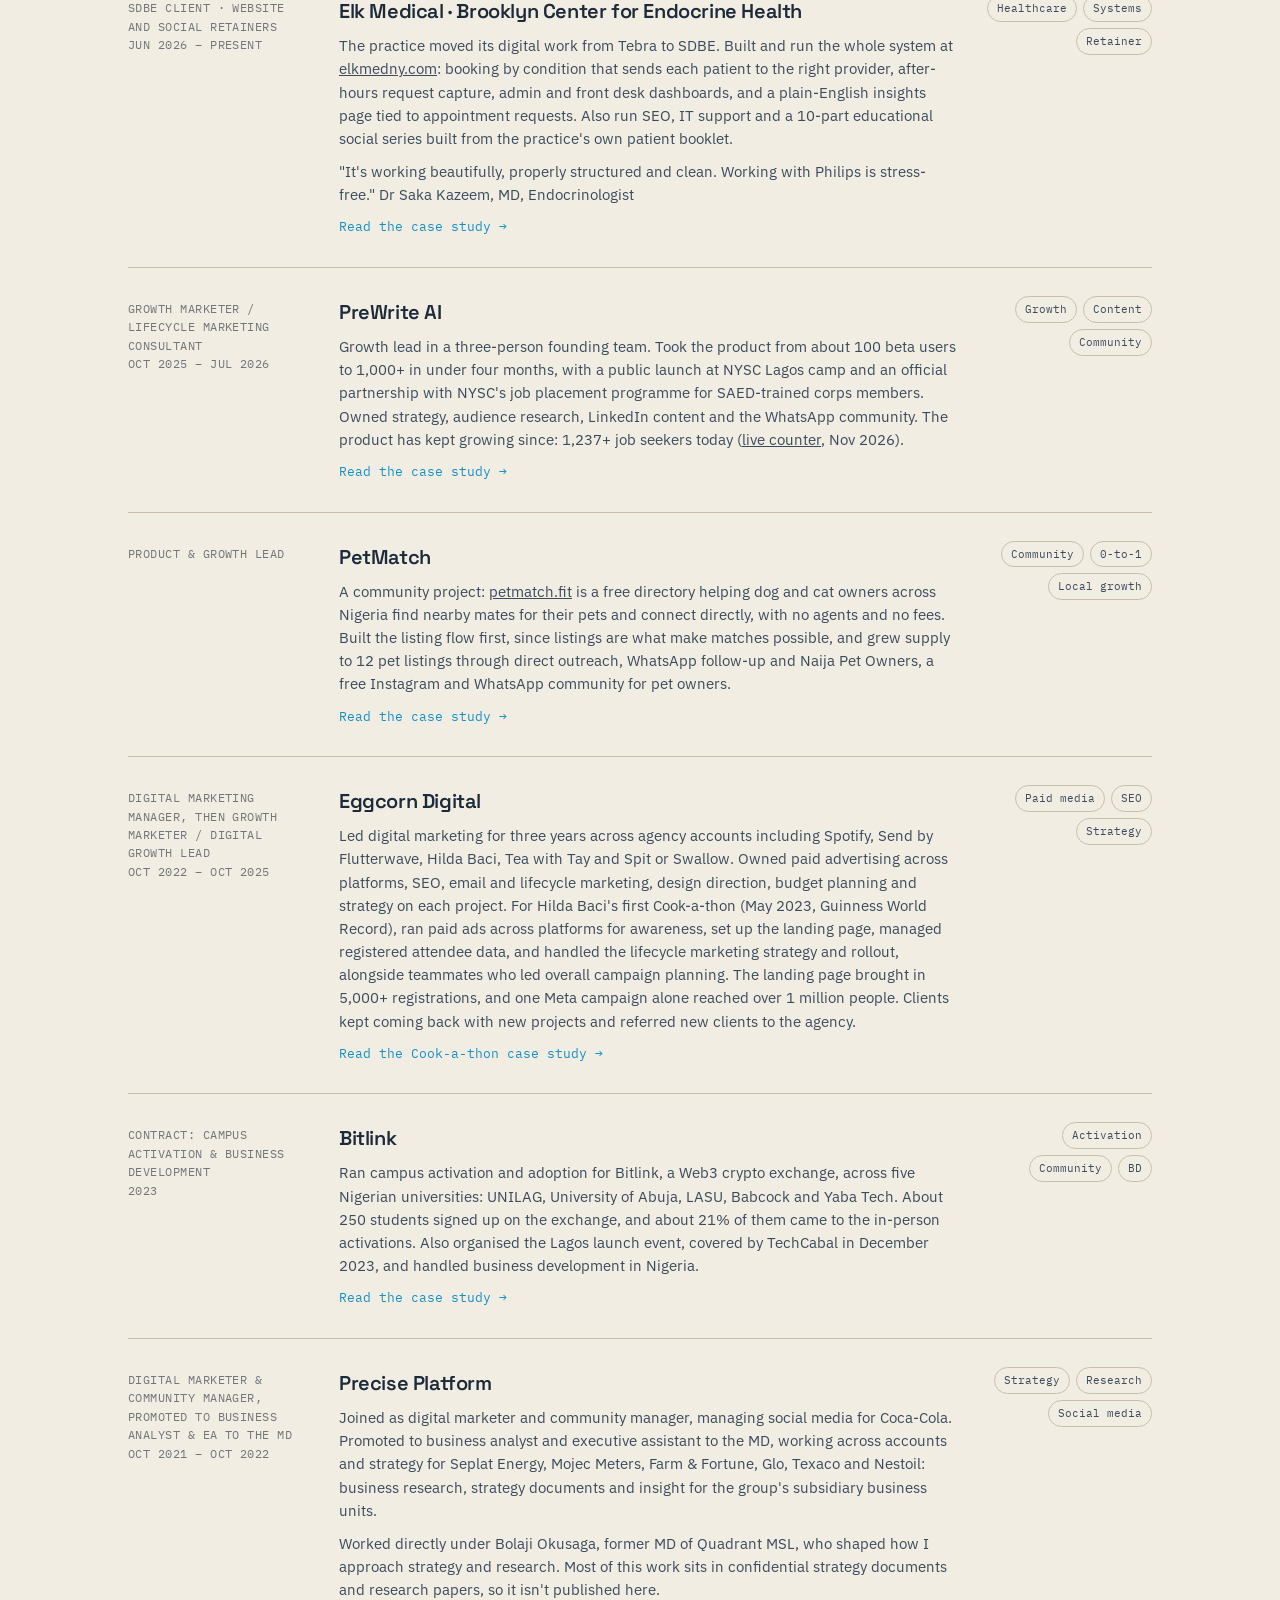
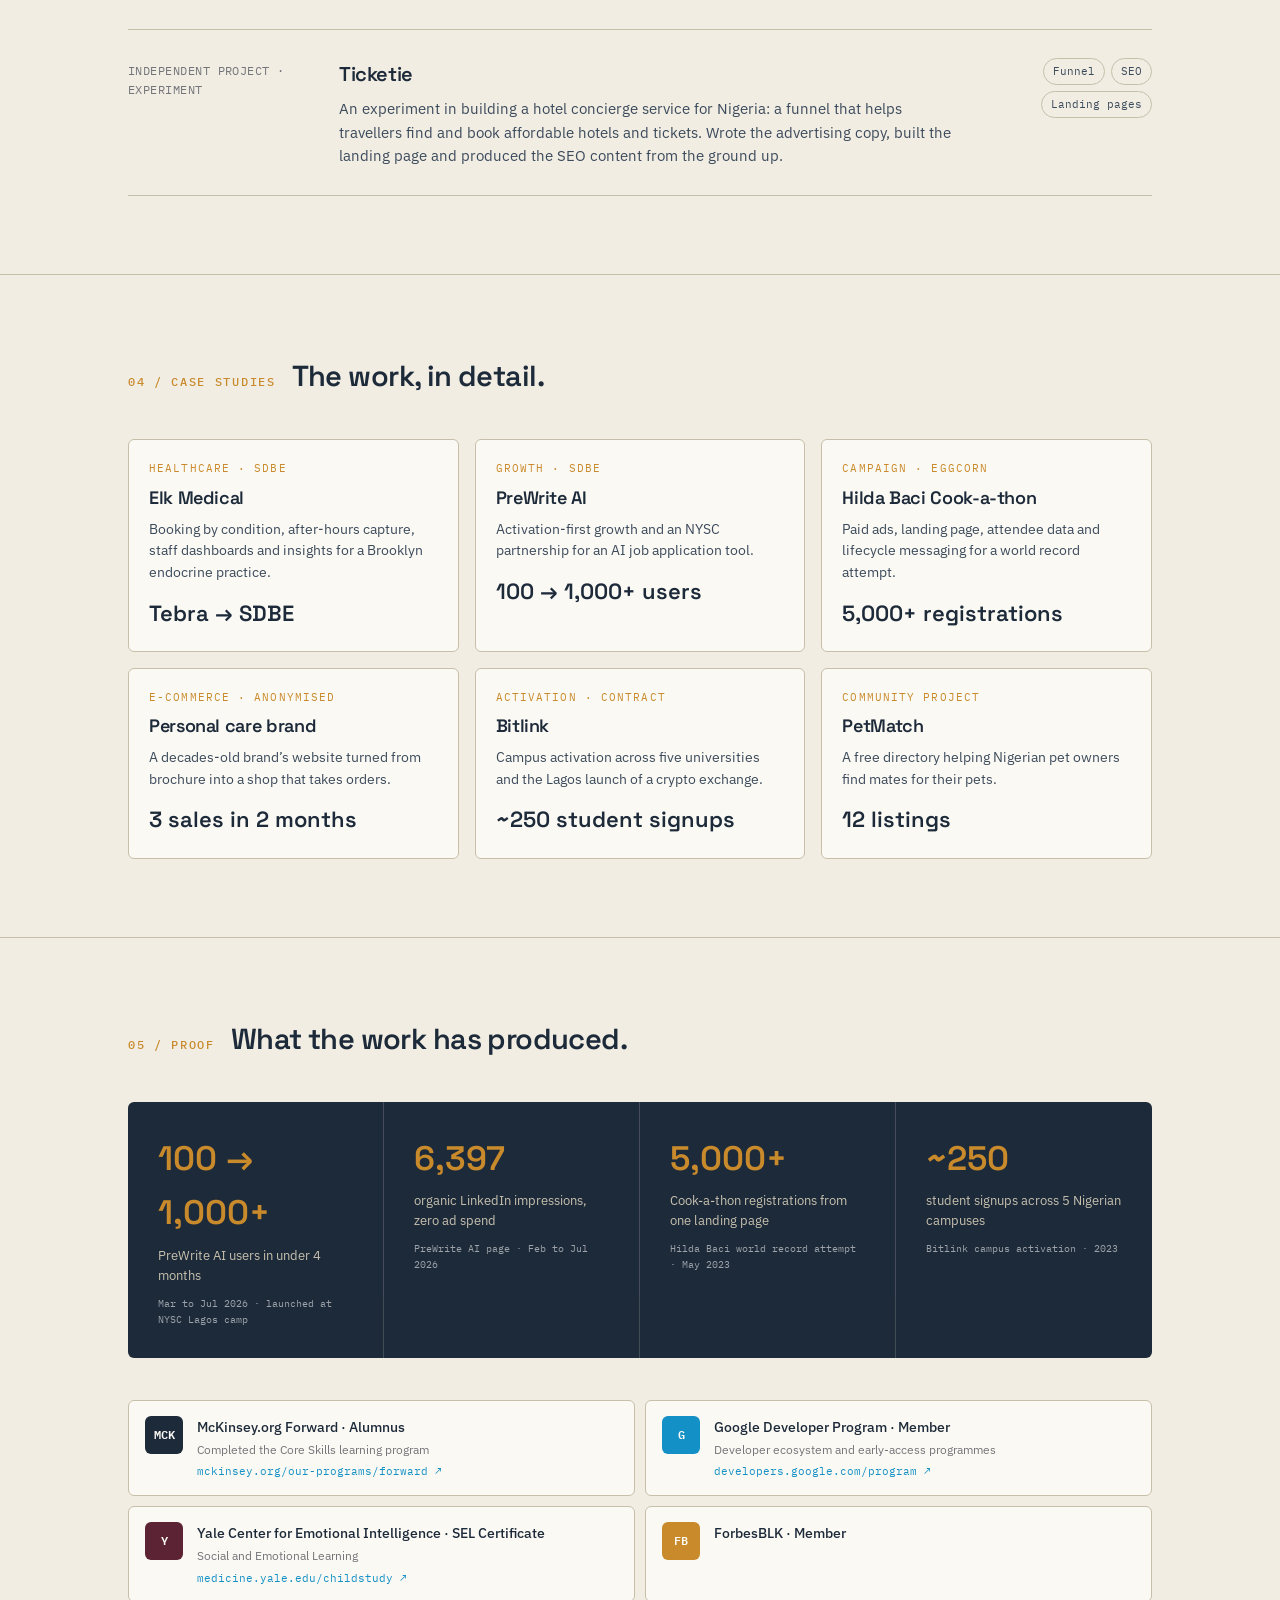
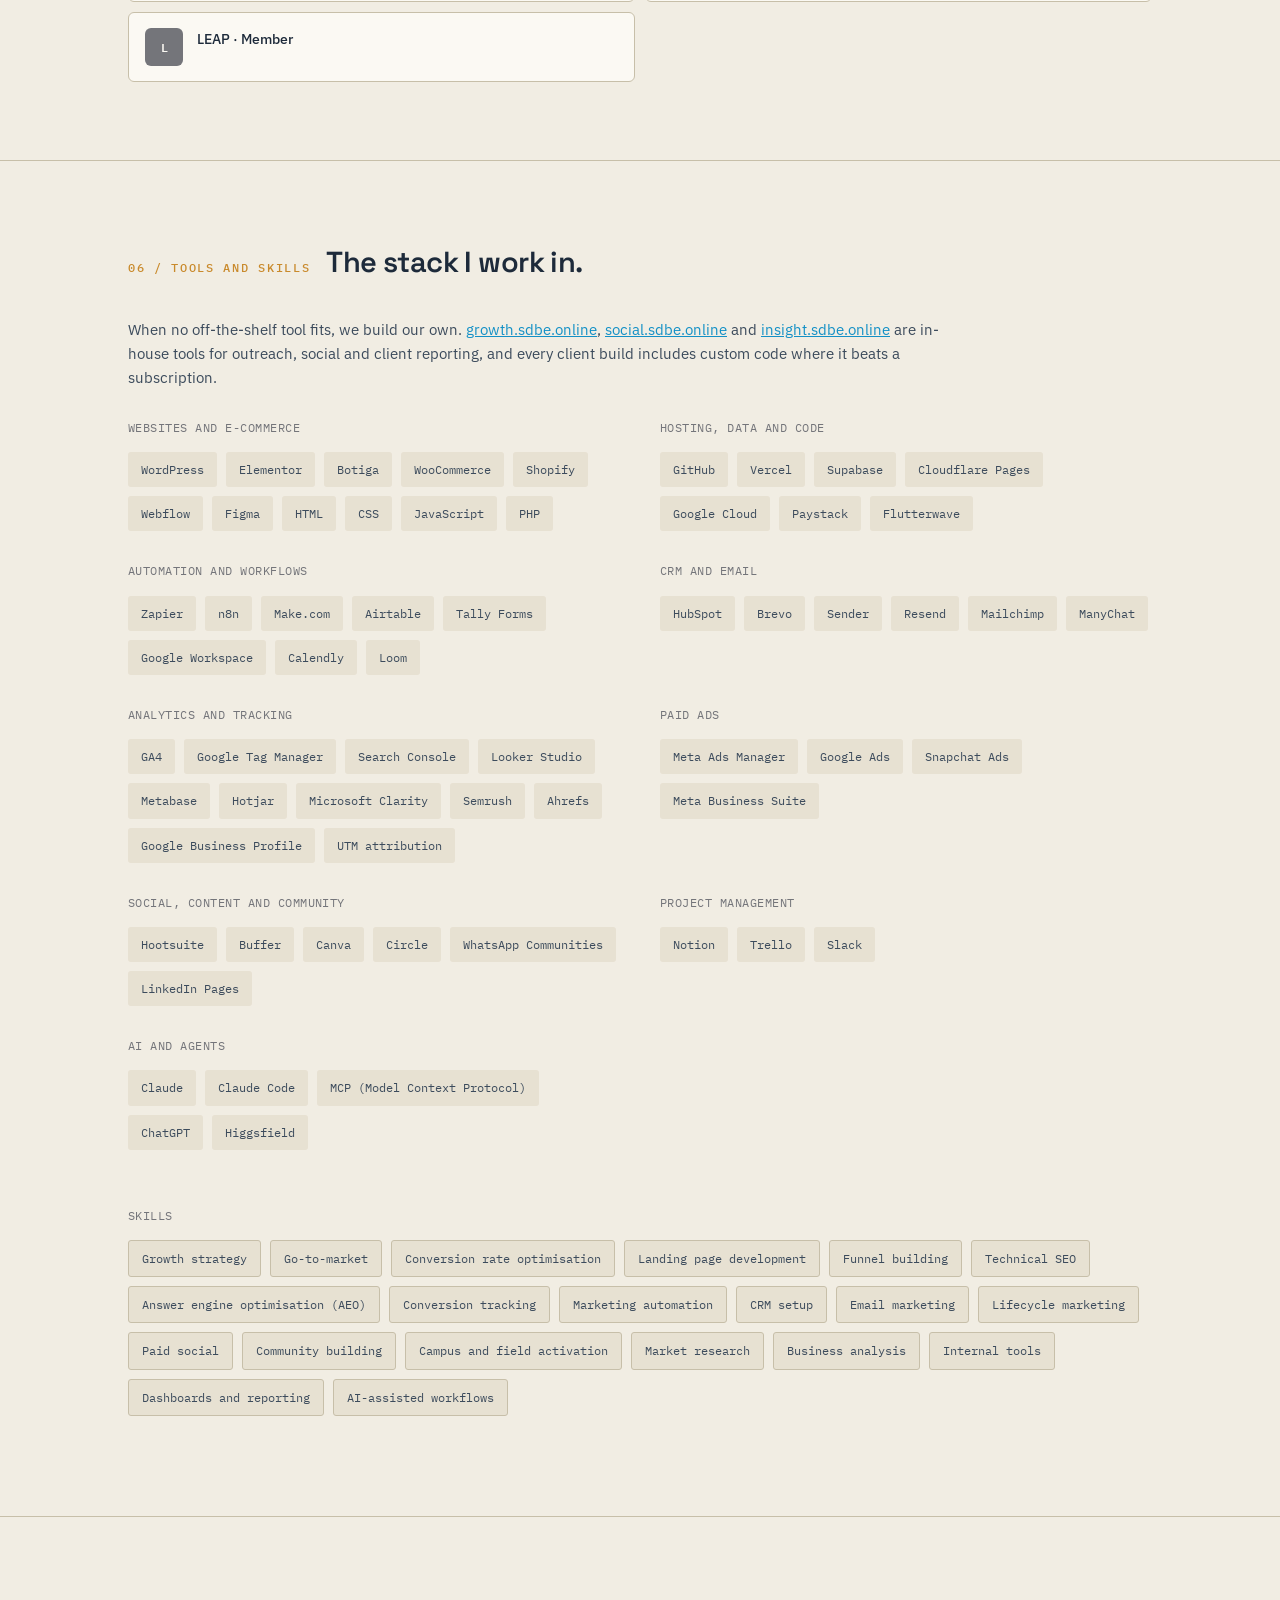
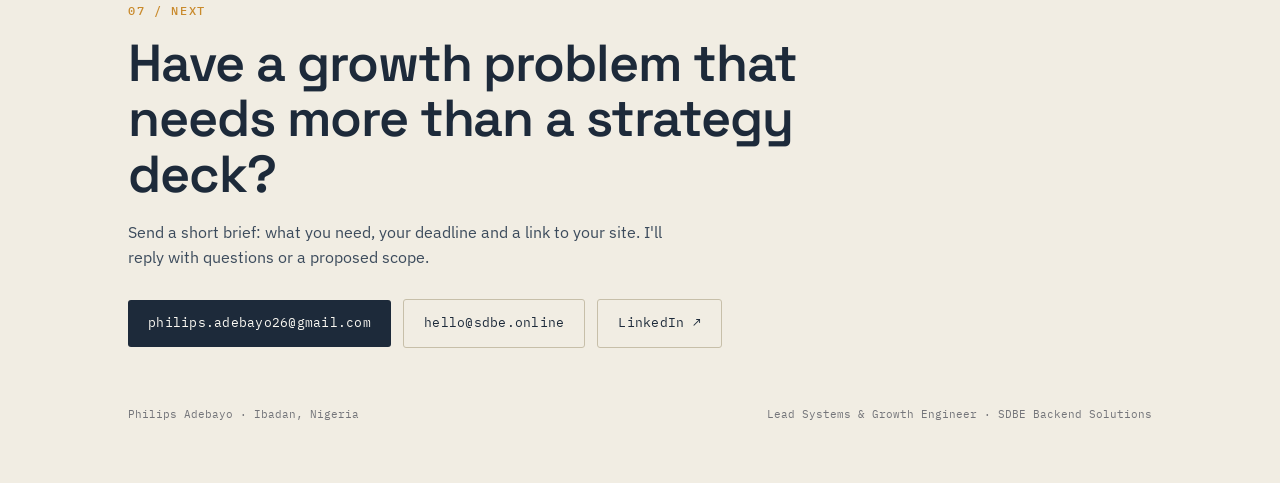
<file: index.html>
<!DOCTYPE html>
<html lang="en">
<head>
  <meta charset="UTF-8">
  <meta name="viewport" content="width=device-width, initial-scale=1.0">
  <meta name="description" content="Growth marketer and web developer for hire. WordPress and landing pages, GA4 and Tag Manager tracking, Zapier and n8n automation, HubSpot and Brevo email, Meta and Google Ads, SEO. Case studies with real results.">
  <meta name="author" content="Philips Adebayo">
  <meta name="robots" content="index, follow">
  <meta name="theme-color" content="#F1EDE3">

  <meta name="keywords" content="growth marketer, WordPress developer, landing page design, GA4 setup, Google Tag Manager, conversion tracking, Zapier automation, n8n automation, HubSpot, Brevo email marketing, Meta ads, Google Ads, SEO, AEO, lifecycle marketing, CRM setup, Nigeria freelancer">
  <meta property="og:title" content="Philips Adebayo · Growth Marketer, WordPress Developer &amp; Marketing Automation Specialist">
  <meta property="og:description" content="Growth marketer and web developer for hire. WordPress and landing pages, GA4 and Tag Manager tracking, Zapier and n8n automation, HubSpot and Brevo email, Meta and Google Ads, SEO. Case studies with real results.">
  <meta property="og:type" content="website">
  <meta property="og:url" content="https://sdbe-ex.github.io/Philips-Adebayo-Portfolio-/">
  <meta name="twitter:card" content="summary">
  <link rel="canonical" href="https://sdbe-ex.github.io/Philips-Adebayo-Portfolio-/">

  <title>Philips Adebayo · Growth Marketer, WordPress Developer &amp; Marketing Automation Specialist</title>

  <link rel="preconnect" href="https://fonts.googleapis.com">
  <link rel="preconnect" href="https://fonts.gstatic.com" crossorigin>
  <link href="https://fonts.googleapis.com/css2?family=Space+Grotesk:wght@400;500;600;700&family=IBM+Plex+Sans:wght@400;500;600&family=IBM+Plex+Mono:wght@400;500&display=swap" rel="stylesheet">

  <style>
    :root{
      --bg:#F1EDE3;
      --bg-2:#E7E1D2;
      --ink:#1D2A3A;
      --ink-soft:#3C4B5C;
      --accent:#C98A2C;
      --signal:#1390C6;
      --line:#74757A;
      --line-soft:#C7BFA9;
      --card:#FBF9F3;
      --max:1080px;
      --radius:6px;
    }

    *{box-sizing:border-box;margin:0;padding:0}
    html{scroll-behavior:smooth}
    body{
      background:var(--bg);
      color:var(--ink);
      font-family:'IBM Plex Sans',-apple-system,BlinkMacSystemFont,sans-serif;
      font-size:16px;
      line-height:1.6;
      -webkit-font-smoothing:antialiased;
    }

    ::selection{background:var(--accent);color:var(--card)}
    a{color:inherit}
    img{max-width:100%;display:block}
    button,input,textarea{font:inherit}
    .wrap{max-width:var(--max);margin:0 auto;padding:0 28px}
    .eyebrow{
      font-family:'IBM Plex Mono',monospace;
      font-size:12px;
      letter-spacing:.14em;
      text-transform:uppercase;
      color:var(--accent);
      font-weight:500;
    }

    h1,h2,h3{
      font-family:'Space Grotesk',sans-serif;
      font-weight:600;
      letter-spacing:-.02em;
      color:var(--ink);
    }

    .focus-ring:focus-visible{
      outline:2px solid var(--signal);
      outline-offset:4px;
    }

    /* Header */
    header{
      padding:22px 0;
      border-bottom:1px solid var(--line-soft);
      position:sticky;
      top:0;
      z-index:20;
      background:rgba(241,237,227,.94);
      backdrop-filter:blur(10px);
    }

    header .wrap{
      display:flex;
      align-items:center;
      justify-content:space-between;
      gap:24px;
    }

    .mark{
      font-family:'IBM Plex Mono',monospace;
      font-size:14px;
      font-weight:500;
      letter-spacing:.02em;
      text-decoration:none;
    }

    .mark span{color:var(--accent)}

    nav{
      display:flex;
      align-items:center;
      gap:25px;
    }

    nav a{
      font-family:'IBM Plex Mono',monospace;
      font-size:12.5px;
      text-decoration:none;
      color:var(--ink-soft);
      border-bottom:1px solid transparent;
      transition:border-color .15s ease,color .15s ease;
    }

    nav a:hover,nav a:focus-visible{
      color:var(--ink);
      border-color:var(--accent);
    }

    /* Hero */
    .hero{padding:92px 0 68px}
    .hero h1{
      font-size:clamp(42px,6.5vw,72px);
      line-height:1.02;
      max-width:900px;
      margin:18px 0 24px;
    }

    .hero h1 em{
      font-style:normal;
      color:var(--accent);
    }

    .hero .lede{
      font-size:19px;
      color:var(--ink-soft);
      max-width:700px;
      margin-bottom:34px;
    }

    .cta-row{
      display:flex;
      gap:12px;
      flex-wrap:wrap;
      align-items:center;
    }

    .btn{
      font-family:'IBM Plex Mono',monospace;
      font-size:13px;
      letter-spacing:.02em;
      padding:13px 20px;
      border-radius:3px;
      text-decoration:none;
      display:inline-block;
      transition:transform .15s ease,background .15s ease,border-color .15s ease;
    }

    .btn-primary{background:var(--ink);color:var(--card)}
    .btn-primary:hover{background:var(--accent);transform:translateY(-1px)}
    .btn-ghost{border:1px solid var(--line-soft);color:var(--ink)}
    .btn-ghost:hover{border-color:var(--ink)}

    .hero-note{
      margin-top:20px;
      font-family:'IBM Plex Mono',monospace;
      font-size:11.5px;
      color:var(--line);
    }

    /* System map */
    .systems{
      margin-top:68px;
      border:1px solid var(--line-soft);
      background:var(--card);
      border-radius:var(--radius);
      padding:30px;
    }

    .systems-head{
      display:flex;
      justify-content:space-between;
      align-items:baseline;
      flex-wrap:wrap;
      gap:8px;
      margin-bottom:24px;
    }

    .systems-head h3{font-size:15px}
    .systems-note{
      font-family:'IBM Plex Mono',monospace;
      font-size:11.5px;
      color:var(--line);
    }

    .node-row{
      display:grid;
      grid-template-columns:repeat(3,1fr);
      gap:14px;
    }

    .node{
      border:1px solid var(--line-soft);
      border-radius:4px;
      padding:17px;
      background:var(--bg);
      position:relative;
      text-decoration:none;
      transition:transform .15s ease,border-color .15s ease;
    }

    a.node:hover{transform:translateY(-2px);border-color:var(--ink)}
    .node::before{
      content:"";
      position:absolute;
      top:-8px;
      left:16px;
      width:6px;
      height:6px;
      border-radius:50%;
      background:var(--signal);
    }

    .node.core::before{background:var(--accent)}
    .node-label{
      font-family:'IBM Plex Mono',monospace;
      font-size:11px;
      color:var(--accent);
      letter-spacing:.05em;
    }

    .node.core .node-label{color:var(--signal)}
    .node-url{
      font-family:'IBM Plex Mono',monospace;
      font-size:13px;
      margin:6px 0 8px;
      font-weight:500;
    }

    .node-desc{font-size:13.5px;color:var(--ink-soft)}
    .node-link{
      display:block;
      margin-top:12px;
      font-family:'IBM Plex Mono',monospace;
      font-size:10.5px;
      color:var(--signal);
    }

    /* Sections */
    section{padding:78px 0;border-top:1px solid var(--line-soft)}
    .section-head{
      display:flex;
      align-items:baseline;
      gap:16px;
      margin-bottom:40px;
    }

    .section-head h2{font-size:29px}
    .section-head .eyebrow{white-space:nowrap}

    /* Approach */
    .thesis-grid{
      display:grid;
      grid-template-columns:1fr 1fr;
      gap:30px 48px;
    }

    .thesis-grid p{
      font-size:16px;
      color:var(--ink-soft);
    }

    .thesis-grid strong{color:var(--ink);font-weight:600}

    .operating-model{
      margin-top:38px;
      display:grid;
      grid-template-columns:repeat(5,1fr);
      border:1px solid var(--line-soft);
      background:var(--card);
      border-radius:var(--radius);
      overflow:hidden;
    }

    .model-step{
      padding:20px 16px;
      border-right:1px solid var(--line-soft);
    }

    .model-step:last-child{border-right:0}
    .model-num{
      font-family:'IBM Plex Mono',monospace;
      font-size:11px;
      color:var(--accent);
    }

    .model-step h3{font-size:16px;margin:7px 0 5px}
    .model-step p{font-size:12.5px;color:var(--ink-soft)}

    /* Work */
    .work-list{
      display:flex;
      flex-direction:column;
      gap:0;
    }

    .work-item{
      display:grid;
      grid-template-columns:185px 1fr 170px;
      gap:26px;
      padding:28px 0;
      border-bottom:1px solid var(--line-soft);
      align-items:start;
    }

    .work-item:first-child{border-top:1px solid var(--line-soft)}
    .work-role{
      font-family:'IBM Plex Mono',monospace;
      font-size:11.5px;
      color:var(--line);
      letter-spacing:.04em;
      text-transform:uppercase;
      padding-top:4px;
    }

    .work-body h3{font-size:20px;margin-bottom:7px}
    .work-body p{font-size:14.5px;color:var(--ink-soft)}
    .work-tags{
      display:flex;
      flex-wrap:wrap;
      gap:6px;
      justify-content:flex-end;
      align-content:flex-start;
    }

    .tag{
      font-family:'IBM Plex Mono',monospace;
      font-size:10.5px;
      padding:4px 9px;
      border:1px solid var(--line-soft);
      border-radius:20px;
      color:var(--ink-soft);
      white-space:nowrap;
    }


    .work-body p + p{margin-top:10px}

    /* Upwork-facing sections */
    .hero-services{font-family:'IBM Plex Mono',monospace;font-size:13px;color:var(--ink-soft);margin:-6px 0 18px;line-height:1.7;max-width:860px}
    .svc-grid{display:grid;grid-template-columns:repeat(3,1fr);gap:16px}
    .svc{background:var(--card);border:1px solid var(--line-soft);border-radius:var(--radius);padding:22px;display:flex;flex-direction:column}
    .svc h3{font-size:18px;margin-bottom:8px}
    .svc p{font-size:14.5px;color:var(--ink-soft);flex:1}
    .svc-tools{font-family:'IBM Plex Mono',monospace;font-size:11.5px;color:var(--line);margin:14px 0 10px;line-height:1.6}
    .svc-proof{font-family:'IBM Plex Mono',monospace;font-size:12px;color:var(--signal);text-decoration:none}
    .svc-proof:hover{text-decoration:underline}
    .terms{display:grid;grid-template-columns:repeat(3,1fr);gap:0;margin-top:28px;border-top:1px solid var(--line-soft)}
    .terms div{padding:16px 18px 0 0}
    .terms b{display:block;font-size:14px;margin-bottom:4px}
    .terms span{font-size:14px;color:var(--ink-soft)}
    .tool-grid{display:grid;grid-template-columns:repeat(2,1fr);gap:8px 40px}
    .tool-group{margin-bottom:22px}
    .own-tools{font-size:15px;color:var(--ink-soft);max-width:820px;margin:-8px 0 28px}
    .own-tools a{color:var(--signal)}
    .pill-skill{background:transparent;border:1px solid var(--line-soft)}
    @media (max-width:820px){.svc-grid,.terms,.tool-grid{grid-template-columns:1fr}}
    /* Case study links */
    .cs-link{display:inline-block;margin-top:10px;font-family:'IBM Plex Mono',monospace;font-size:12.5px;color:var(--signal);text-decoration:none;border-bottom:1px solid transparent}
    .cs-link:hover{border-color:var(--signal)}
    .cs-grid{display:grid;grid-template-columns:repeat(3,1fr);gap:16px}
    .cs-card{display:block;text-decoration:none;background:var(--card);border:1px solid var(--line-soft);border-radius:var(--radius);padding:20px;transition:border-color .15s,transform .15s}
    .cs-card:hover{border-color:var(--ink);transform:translateY(-2px)}
    .cs-kind{font-family:'IBM Plex Mono',monospace;font-size:11px;letter-spacing:.1em;text-transform:uppercase;color:var(--accent)}
    .cs-card h3{font-size:18px;margin:6px 0}
    .cs-card p{font-size:13.5px;color:var(--ink-soft)}
    .cs-num{font-family:'Space Grotesk',sans-serif;font-size:22px;font-weight:600;margin-top:12px}
    @media (max-width:820px){.cs-grid{grid-template-columns:1fr}}

    /* Proof */
    .proof-strip{
      display:grid;
      grid-template-columns:repeat(4,1fr);
      gap:0;
      background:var(--ink);
      color:var(--bg);
      border-radius:var(--radius);
      overflow:hidden;
    }

    .proof-card{
      padding:30px;
      border-right:1px solid rgba(241,237,227,.18);
    }

    .proof-card:last-child{border-right:0}
    .proof-num{
      font-family:'Space Grotesk',sans-serif;
      font-size:34px;
      font-weight:600;
      color:var(--accent);
    }

    .proof-label{
      font-size:12.5px;
      color:#C7C1AE;
      margin-top:4px;
    }

    .proof-source{
      margin-top:11px;
      font-family:'IBM Plex Mono',monospace;
      font-size:10px;
      color:#9DA3A8;
    }

    /* Stack */
    .subhead{
      font-family:'IBM Plex Mono',monospace;
      font-size:12px;
      letter-spacing:.04em;
      color:var(--line);
      text-transform:uppercase;
      margin-bottom:15px;
    }

    .pill-grid{display:flex;flex-wrap:wrap;gap:9px}
    .pill{
      font-family:'IBM Plex Mono',monospace;
      font-size:12px;
      padding:8px 13px;
      background:var(--bg-2);
      border-radius:3px;
      color:var(--ink-soft);
    }

    .credentials{
      margin-top:42px;
      display:grid;
      grid-template-columns:1fr 1fr;
      gap:10px;
    }

    .cred-badge{
      display:flex;
      align-items:flex-start;
      gap:14px;
      padding:15px 16px;
      border:1px solid var(--line-soft);
      border-radius:6px;
      background:var(--card);
      text-decoration:none;
      color:inherit;
      transition:border-color .15s ease,transform .15s ease;
    }

    a.cred-badge:hover{border-color:var(--ink);transform:translateX(2px)}
    .cred-mark{
      width:38px;
      height:38px;
      border-radius:6px;
      display:flex;
      align-items:center;
      justify-content:center;
      font-family:'IBM Plex Mono',monospace;
      font-weight:600;
      font-size:12px;
      color:var(--card);
      flex-shrink:0;
      background:var(--ink);
    }

    .cred-name{font-size:14px;font-weight:500}
    .cred-sub{font-size:12px;color:var(--line);margin-top:2px}
    .cred-link-hint{
      font-family:'IBM Plex Mono',monospace;
      font-size:10.5px;
      color:var(--signal);
      margin-top:4px;
    }

    /* Contact */
    footer{
      padding:80px 0 60px;
      border-top:1px solid var(--line-soft);
    }

    footer h2{
      font-size:clamp(32px,5vw,52px);
      max-width:700px;
      line-height:1.06;
      margin:14px 0 18px;
    }

    footer p{
      color:var(--ink-soft);
      max-width:540px;
      margin-bottom:28px;
      font-size:16px;
    }

    .foot-meta{
      margin-top:58px;
      display:flex;
      justify-content:space-between;
      flex-wrap:wrap;
      gap:12px;
      font-family:'IBM Plex Mono',monospace;
      font-size:11px;
      color:var(--line);
    }

    .availability{
      display:inline-flex;
      align-items:center;
      gap:8px;
      font-family:'IBM Plex Mono',monospace;
      font-size:11px;
      color:var(--ink-soft);
      margin-top:18px;
    }

    .availability::before{
      content:"";
      width:7px;
      height:7px;
      border-radius:50%;
      background:var(--signal);
    }

    @media (max-width:850px){
      .node-row{grid-template-columns:1fr}
      .work-item{grid-template-columns:150px 1fr}
      .work-tags{grid-column:2;justify-content:flex-start}
      .operating-model{grid-template-columns:1fr 1fr}
      .model-step:nth-child(2n){border-right:0}
      .model-step{border-bottom:1px solid var(--line-soft)}
      .model-step:last-child{border-bottom:0}
      .proof-strip{grid-template-columns:1fr 1fr}
      .proof-card:nth-child(2){border-right:0}
      .proof-card:nth-child(-n+2){border-bottom:1px solid rgba(241,237,227,.18)}
      .credentials{grid-template-columns:1fr}
    }

    @media (max-width:650px){
      header{position:static}
      .wrap{padding:0 20px}
      nav{gap:15px}
      nav a:nth-child(2),nav a:nth-child(4),nav a:nth-child(5),nav a:nth-child(6){display:none}
      .hero{padding:68px 0 50px}
      .hero h1{font-size:43px}
      .hero .lede{font-size:17px}
      .systems{padding:22px}
      section{padding:62px 0}
      .section-head{display:block;margin-bottom:30px}
      .section-head .eyebrow{display:block;margin-bottom:7px}
      .thesis-grid{grid-template-columns:1fr}
      .operating-model{grid-template-columns:1fr}
      .model-step{border-right:0}
      .work-item{grid-template-columns:1fr;gap:8px}
      .work-tags{grid-column:auto}
      .proof-strip{grid-template-columns:1fr}
      .proof-card{border-right:0!important;border-bottom:1px solid rgba(241,237,227,.18)!important}
      .proof-card:last-child{border-bottom:0!important}
      footer{padding:64px 0 48px}
      .foot-meta{margin-top:44px}
    }

    @media (prefers-reduced-motion:reduce){
      html{scroll-behavior:auto}
      .btn,.node,.cred-badge{transition:none}
    }
  </style>

  <link rel="icon" href="data:image/svg+xml,%3Csvg xmlns='http://www.w3.org/2000/svg' viewBox='0 0 64 64'%3E%3Crect width='64' height='64' rx='10' fill='%231D2A3A'/%3E%3Ctext x='32' y='42' text-anchor='middle' font-family='Arial' font-size='34' font-weight='700' fill='%23C98A2C'%3EP%3C/text%3E%3C/svg%3E">

  <script type="application/ld+json">
  {"@context":"https://schema.org","@type":"Person","name":"Philips Adebayo",
   "jobTitle":"Lead Systems & Growth Engineer","url":"https://sdbe-ex.github.io/Philips-Adebayo-Portfolio-/",
   "email":"mailto:philips.adebayo26@gmail.com","address":{"@type":"PostalAddress","addressLocality":"Ibadan","addressCountry":"NG"},
   "worksFor":{"@type":"Organization","name":"SDBE Backend Solutions","url":"https://sdbe.online"},
   "sameAs":["https://www.linkedin.com/in/philips-adebayo/"],
   "knowsAbout":["Growth marketing","Conversion rate optimization","Landing page development","WordPress","WooCommerce","Google Analytics 4","Google Tag Manager","Marketing automation","Zapier","n8n","HubSpot","Brevo","Email marketing","Lifecycle marketing","Meta Ads","Google Ads","Search engine optimization","Answer engine optimization","Community growth","Go-to-market strategy"]}
  </script>
</head>

<body>
  <header>
    <div class="wrap">
      <a class="mark focus-ring" href="#top" aria-label="Philips Adebayo home">PHILIPS<span>.</span>ADEBAYO</a>
      <nav aria-label="Primary navigation">
        <a href="#services" class="focus-ring">Services</a>
        <a href="#work" class="focus-ring">Work</a>
        <a href="case-studies/" class="focus-ring">Case studies</a>
        <a href="#systems" class="focus-ring">Systems</a>
        <a href="#tools" class="focus-ring">Tools</a>
        <a href="https://www.linkedin.com/in/philips-adebayo/" class="focus-ring" target="_blank" rel="noopener">LinkedIn</a>
        <a href="#contact" class="focus-ring">Contact</a>
      </nav>
    </div>
  </header>

  <main id="top">
    <section class="hero" style="border-top:none;">
      <div class="wrap">
        <div class="eyebrow">Ibadan, Nigeria (WAT, UTC+1) · Available for freelance and contract work</div>

        <h1>I build the <em>growth systems</em> that turn ideas into working digital operations.</h1>
        <p class="hero-services">Landing pages and WordPress sites · GA4 and Tag Manager tracking · Zapier and n8n automation · HubSpot and Brevo email · Meta and Google Ads · SEO</p>

        <p class="lede">
          Lead Systems &amp; Growth Engineer working across growth strategy, acquisition, SEO,
          conversion funnels, web development and internal tooling. I take projects from
          standing start to measurable traction, and stay close enough to build what the
          growth actually needs.
        </p>

        <div class="cta-row">
          <a class="btn btn-primary focus-ring" href="mailto:philips.adebayo26@gmail.com">Start a conversation</a>
          <a class="btn btn-ghost focus-ring" href="#services">See services</a>
          <a class="btn btn-ghost focus-ring" href="case-studies/">Case studies</a>
          <a class="btn btn-ghost focus-ring" href="https://www.linkedin.com/in/philips-adebayo/" target="_blank" rel="noopener">LinkedIn ↗</a>
        </div>

        <div class="availability">Taking on freelance projects now. Based in WAT (UTC+1): a full working-day overlap with the UK and Europe, and mornings with US East.</div>

        <div class="systems" id="systems">
          <div class="systems-head">
            <h3>Systems I built, shipped and operate</h3>
            <div class="systems-note">live properties · production use</div>
          </div>

          <div class="node-row">
            <a class="node core focus-ring" href="https://growth.sdbe.online" target="_blank" rel="noopener">
              <div class="node-label">CORE</div>
              <div class="node-url">growth.sdbe.online</div>
              <div class="node-desc">Lead outreach, qualification and tracking loop built end to end.</div>
              <span class="node-link">OPEN SYSTEM ↗</span>
            </a>

            <a class="node focus-ring" href="https://social.sdbe.online" target="_blank" rel="noopener">
              <div class="node-label">SOCIAL</div>
              <div class="node-url">social.sdbe.online</div>
              <div class="node-desc">Internal social workflow built and shipped instead of licensed.</div>
              <span class="node-link">OPEN SYSTEM ↗</span>
            </a>

            <a class="node focus-ring" href="https://insight.sdbe.online" target="_blank" rel="noopener">
              <div class="node-label">INSIGHT</div>
              <div class="node-url">insight.sdbe.online</div>
              <div class="node-desc">Reporting layer clients use to check performance.</div>
              <span class="node-link">OPEN SYSTEM ↗</span>
            </a>
          </div>
        </div>
      </div>
    </section>


    <section id="services">
      <div class="wrap">
        <div class="section-head">
          <span class="eyebrow">01 / Services</span>
          <h2>What you can hire me for.</h2>
        </div>
        <div class="svc-grid">
          <article class="svc">
            <h3>Websites and landing pages</h3>
            <p>WordPress, Elementor and WooCommerce builds, or fast static pages on HTML, CSS and JavaScript. Built to load fast, track properly and convert.</p>
            <div class="svc-tools">WordPress · Elementor · WooCommerce · HTML/CSS/JS · Cloudflare</div>
            <a class="svc-proof focus-ring" href="case-studies/personal-care-brand.html">Proof: Brochure site to online shop →</a>
          </article>
          <article class="svc">
            <h3>Tracking and analytics setup</h3>
            <p>GA4, Google Tag Manager and Search Console set up so you know which pages and channels bring leads and sales, with dashboards your team can read.</p>
            <div class="svc-tools">GA4 · Tag Manager · Search Console · Looker Studio · Metabase</div>
            <a class="svc-proof focus-ring" href="case-studies/elk-medical.html">Proof: Plain-English insights for a clinic →</a>
          </article>
          <article class="svc">
            <h3>Marketing automation and CRM</h3>
            <p>Forms, lead routing, follow-up and CRM syncing that run without manual copy-paste, from a simple Zapier flow to a full n8n workflow.</p>
            <div class="svc-tools">Zapier · n8n · HubSpot · Tally · Slack</div>
            <a class="svc-proof focus-ring" href="case-studies/elk-medical.html">Proof: After-hours request capture →</a>
          </article>
          <article class="svc">
            <h3>Email and lifecycle marketing</h3>
            <p>Segmented email and WhatsApp journeys that move people from sign-up to first use, and from first use to repeat customer.</p>
            <div class="svc-tools">Brevo · HubSpot · Sender · Resend</div>
            <a class="svc-proof focus-ring" href="case-studies/prewrite-ai.html">Proof: Six behaviour-based segments →</a>
          </article>
          <article class="svc">
            <h3>Paid ads</h3>
            <p>Meta, Google and Snapchat campaigns set up to test small first, prove cost per result, then scale what works.</p>
            <div class="svc-tools">Meta Ads Manager · Google Ads · Snapchat Ads</div>
            <a class="svc-proof focus-ring" href="case-studies/hilda-baci-cookathon.html">Proof: 1M+ reach, 5,000+ registrations →</a>
          </article>
          <article class="svc">
            <h3>SEO, AEO and growth strategy</h3>
            <p>Search and answer engine visibility, content plans and go-to-market strategy for new products and local businesses.</p>
            <div class="svc-tools">Search Console · Notion · Canva · Buffer · Hootsuite</div>
            <a class="svc-proof focus-ring" href="case-studies/prewrite-ai.html">Proof: 100 to 1,000+ users →</a>
          </article>
        </div>
        <div class="terms">
          <div><b>How projects run</b><span>Agreed scope and milestones before work starts, then updates at each milestone.</span></div>
          <div><b>You own everything</b><span>Accounts, files, code and data are set up in your name and handed over.</span></div>
          <div><b>Time zone</b><span>WAT (UTC+1). Overlaps the UK and Europe all day and US East in the mornings.</span></div>
        </div>
      </div>
    </section>

    <section id="approach">
      <div class="wrap">
        <div class="section-head">
          <span class="eyebrow">02 / Approach</span>
          <h2>Strategy is only useful when something ships.</h2>
        </div>

        <div class="thesis-grid">
          <p>
            My work sits between <strong>growth marketing and web development</strong>.
            I don't just plan campaigns. I build the funnels, the SEO, the internal software
            and the operating workflows behind them.
          </p>

          <p>
            I use AI tools such as Claude and ChatGPT to accelerate research, drafting,
            analysis and first-pass implementation. <strong>I make the architectural calls,
            validate the work and own what actually ships.</strong>
          </p>

          <p>
            Most of my strongest work starts with imperfect conditions: no established
            channel, no system, limited traction or a process that is too manual to scale.
            <strong>Starting from zero is a problem I am comfortable owning.</strong>
          </p>

          <p>
            The goal is not to create more marketing activity. It is to build a system where
            acquisition, conversion, delivery and measurement reinforce one another.
          </p>
        </div>

        <div class="operating-model" aria-label="Operating model">
          <div class="model-step">
            <div class="model-num">01</div>
            <h3>Diagnose</h3>
            <p>Find the constraint before adding activity.</p>
          </div>
          <div class="model-step">
            <div class="model-num">02</div>
            <h3>Design</h3>
            <p>Turn the opportunity into a practical system.</p>
          </div>
          <div class="model-step">
            <div class="model-num">03</div>
            <h3>Build</h3>
            <p>Ship the smallest useful version quickly.</p>
          </div>
          <div class="model-step">
            <div class="model-num">04</div>
            <h3>Measure</h3>
            <p>Connect activity to business outcomes.</p>
          </div>
          <div class="model-step">
            <div class="model-num">05</div>
            <h3>Improve</h3>
            <p>Keep what works and fix what doesn't.</p>
          </div>
        </div>
      </div>
    </section>

    <section id="work">
      <div class="wrap">
        <div class="section-head">
          <span class="eyebrow">03 / Work</span>
          <h2>Selected work and operating experience.</h2>
        </div>

        <div class="work-list">
          <article class="work-item">
            <div class="work-role">Lead Systems &amp; Growth Engineer<br><span>Oct 2025 – Present</span></div>
            <div class="work-body">
              <h3>SDBE Backend Solutions</h3>
              <p>
                Structured digital growth execution partner for clinics and service businesses
                across the US, Canada and Nigeria. Built the architecture connecting the public
                site, growth diagnosis funnel and three service packages, and continue to maintain
                the operating layer.
              </p>
            </div>
            <div class="work-tags">
              <span class="tag">Systems architecture</span>
              <span class="tag">Growth engineering</span>
              <span class="tag">Funnels</span>
            </div>
          </article>

          <article class="work-item">
            <div class="work-role">Strategic Digital Partner<br><span>Dec 2025 – Present</span></div>
            <div class="work-body">
              <h3>CONSULT24 LTD</h3>
              <p>
                Contract engagement managing digital marketing and growth strategy across SEO,
                GEO, CRO and overall supervision of digital accounts.
              </p>
            </div>
            <div class="work-tags">
              <span class="tag">SEO / GEO</span>
              <span class="tag">CRO</span>
              <span class="tag">Strategy</span>
            </div>
          </article>

          <article class="work-item">
            <div class="work-role">SDBE Client · Website and Social Retainers<br><span>Jun 2026 – Present</span></div>
            <div class="work-body">
              <h3>Elk Medical · Brooklyn Center for Endocrine Health</h3>
              <p>
                The practice moved its digital work from Tebra to SDBE. Built and run the whole
                system at <a href="https://www.elkmedny.com" target="_blank" rel="noopener">elkmedny.com</a>:
                booking by condition that sends each patient to the right provider, after-hours
                request capture, admin and front desk dashboards, and a plain-English insights page
                tied to appointment requests. Also run SEO, IT support and a 10-part educational
                social series built from the practice's own patient booklet.
              </p>
              <p>
                "It's working beautifully, properly structured and clean. Working with Philips is
                stress-free." Dr Saka Kazeem, MD, Endocrinologist
              </p>
              <a class="cs-link focus-ring" href="case-studies/elk-medical.html">Read the case study →</a>
            </div>
            <div class="work-tags">
              <span class="tag">Healthcare</span>
              <span class="tag">Systems</span>
              <span class="tag">Retainer</span>
            </div>
          </article>

          <article class="work-item">
            <div class="work-role">Growth Marketer / Lifecycle Marketing Consultant<br><span>Oct 2025 – Jul 2026</span></div>
            <div class="work-body">
              <h3>PreWrite AI</h3>
              <p>
                Growth lead in a three-person founding team. Took the product from about 100 beta
                users to 1,000+ in under four months, with a public launch at NYSC Lagos camp and
                an official partnership with NYSC's job placement programme for SAED-trained corps
                members. Owned strategy, audience research, LinkedIn content and the WhatsApp
                community. The product has kept growing since: 1,237+ job seekers today
                (<a href="https://prewriteai.com/" target="_blank" rel="noopener">live counter</a>, Nov 2026).
              </p>
              <a class="cs-link focus-ring" href="case-studies/prewrite-ai.html">Read the case study →</a>
            </div>
            <div class="work-tags">
              <span class="tag">Growth</span>
              <span class="tag">Content</span>
              <span class="tag">Community</span>
            </div>
          </article>

          <article class="work-item">
            <div class="work-role">Product &amp; Growth Lead</div>
            <div class="work-body">
              <h3>PetMatch</h3>
              <p>
                A community project: <a href="https://www.petmatch.fit" target="_blank" rel="noopener">petmatch.fit</a>
                is a free directory helping dog and cat owners across Nigeria find nearby mates for
                their pets and connect directly, with no agents and no fees. Built the listing flow
                first, since listings are what make matches possible, and grew supply to 12 pet
                listings through direct outreach, WhatsApp follow-up and Naija Pet Owners, a free
                Instagram and WhatsApp community for pet owners.
              </p>
              <a class="cs-link focus-ring" href="case-studies/petmatch.html">Read the case study →</a>
            </div>
            <div class="work-tags">
              <span class="tag">Community</span>
              <span class="tag">0-to-1</span>
              <span class="tag">Local growth</span>
            </div>
          </article>

          <article class="work-item">
            <div class="work-role">Digital Marketing Manager, then Growth Marketer / Digital Growth Lead<br><span>Oct 2022 – Oct 2025</span></div>
            <div class="work-body">
              <h3>Eggcorn Digital</h3>
              <p>
                Led digital marketing for three years across agency accounts including Spotify,
                Send by Flutterwave, Hilda Baci, Tea with Tay and Spit or Swallow. Owned paid
                advertising across platforms, SEO, email and lifecycle marketing, design direction,
                budget planning and strategy on each project. For Hilda Baci's first Cook-a-thon
                (May 2023, Guinness World Record), ran paid ads across platforms for awareness, set up
                the landing page, managed registered attendee data, and handled the lifecycle
                marketing strategy and rollout, alongside teammates who led overall campaign planning. The landing page brought in 5,000+ registrations, and one Meta campaign alone reached over 1 million people. Clients kept coming back with new
                projects and referred new clients to the agency.
              </p>
              <a class="cs-link focus-ring" href="case-studies/hilda-baci-cookathon.html">Read the Cook-a-thon case study →</a>
            </div>
            <div class="work-tags">
              <span class="tag">Paid media</span>
              <span class="tag">SEO</span>
              <span class="tag">Strategy</span>
            </div>
          </article>

          <article class="work-item">
            <div class="work-role">Contract: Campus Activation &amp; Business Development<br><span>2023</span></div>
            <div class="work-body">
              <h3>Bitlink</h3>
              <p>
                Ran campus activation and adoption for Bitlink, a Web3 crypto exchange, across five
                Nigerian universities: UNILAG, University of Abuja, LASU, Babcock and Yaba Tech.
                About 250 students signed up on the exchange, and about 21% of them came to the
                in-person activations. Also organised the Lagos launch event, covered by TechCabal
                in December 2023, and handled business development in Nigeria.
              </p>
              <a class="cs-link focus-ring" href="case-studies/bitlink.html">Read the case study →</a>
            </div>
            <div class="work-tags">
              <span class="tag">Activation</span>
              <span class="tag">Community</span>
              <span class="tag">BD</span>
            </div>
          </article>

          <article class="work-item">
            <div class="work-role">Digital Marketer &amp; Community Manager, promoted to Business Analyst &amp; EA to the MD<br><span>Oct 2021 – Oct 2022</span></div>
            <div class="work-body">
              <h3>Precise Platform</h3>
              <p>
                Joined as digital marketer and community manager, managing social media for
                Coca-Cola. Promoted to business analyst and executive assistant to the MD, working
                across accounts and strategy for Seplat Energy, Mojec Meters, Farm &amp; Fortune,
                Glo, Texaco and Nestoil: business research, strategy documents and insight for the
                group's subsidiary business units.
              </p>
              <p>
                Worked directly under Bolaji Okusaga, former MD of Quadrant MSL, who shaped how I
                approach strategy and research. Most of this work sits in confidential strategy
                documents and research papers, so it isn't published here.
              </p>
            </div>
            <div class="work-tags">
              <span class="tag">Strategy</span>
              <span class="tag">Research</span>
              <span class="tag">Social media</span>
            </div>
          </article>

          <article class="work-item">
            <div class="work-role">Independent Project · Experiment</div>
            <div class="work-body">
              <h3>Ticketie</h3>
              <p>
                An experiment in building a hotel concierge service for Nigeria: a funnel that helps
                travellers find and book affordable hotels and tickets. Wrote the advertising copy,
                built the landing page and produced the SEO content from the ground up.
              </p>
            </div>
            <div class="work-tags">
              <span class="tag">Funnel</span>
              <span class="tag">SEO</span>
              <span class="tag">Landing pages</span>
            </div>
          </article>
        </div>
      </div>
    </section>


    <section id="case-studies">
      <div class="wrap">
        <div class="section-head">
          <span class="eyebrow">04 / Case studies</span>
          <h2>The work, in detail.</h2>
        </div>
        <div class="cs-grid">
          <a class="cs-card focus-ring" href="case-studies/elk-medical.html"><div class="cs-kind">Healthcare · SDBE</div><h3>Elk Medical</h3><p>Booking by condition, after-hours capture, staff dashboards and insights for a Brooklyn endocrine practice.</p><div class="cs-num">Tebra → SDBE</div></a>
          <a class="cs-card focus-ring" href="case-studies/prewrite-ai.html"><div class="cs-kind">Growth · SDBE</div><h3>PreWrite AI</h3><p>Activation-first growth and an NYSC partnership for an AI job application tool.</p><div class="cs-num">100 → 1,000+ users</div></a>
          <a class="cs-card focus-ring" href="case-studies/hilda-baci-cookathon.html"><div class="cs-kind">Campaign · Eggcorn</div><h3>Hilda Baci Cook-a-thon</h3><p>Paid ads, landing page, attendee data and lifecycle messaging for a world record attempt.</p><div class="cs-num">5,000+ registrations</div></a>
          <a class="cs-card focus-ring" href="case-studies/personal-care-brand.html"><div class="cs-kind">E-commerce · anonymised</div><h3>Personal care brand</h3><p>A decades-old brand’s website turned from brochure into a shop that takes orders.</p><div class="cs-num">3 sales in 2 months</div></a>
          <a class="cs-card focus-ring" href="case-studies/bitlink.html"><div class="cs-kind">Activation · Contract</div><h3>Bitlink</h3><p>Campus activation across five universities and the Lagos launch of a crypto exchange.</p><div class="cs-num">~250 student signups</div></a>
          <a class="cs-card focus-ring" href="case-studies/petmatch.html"><div class="cs-kind">Community project</div><h3>PetMatch</h3><p>A free directory helping Nigerian pet owners find mates for their pets.</p><div class="cs-num">12 listings</div></a>
        </div>
      </div>
    </section>

    <section id="proof">
      <div class="wrap">
        <div class="section-head">
          <span class="eyebrow">05 / Proof</span>
          <h2>What the work has produced.</h2>
        </div>

        <div class="proof-strip">
          <div class="proof-card">
            <div class="proof-num">100 → 1,000+</div>
            <div class="proof-label">PreWrite AI users in under 4 months</div>
            <div class="proof-source">Mar to Jul 2026 · launched at NYSC Lagos camp</div>
          </div>

          <div class="proof-card">
            <div class="proof-num">6,397</div>
            <div class="proof-label">organic LinkedIn impressions, zero ad spend</div>
            <div class="proof-source">PreWrite AI page · Feb to Jul 2026</div>
          </div>

          <div class="proof-card">
            <div class="proof-num">5,000+</div>
            <div class="proof-label">Cook-a-thon registrations from one landing page</div>
            <div class="proof-source">Hilda Baci world record attempt · May 2023</div>
          </div>

          <div class="proof-card">
            <div class="proof-num">~250</div>
            <div class="proof-label">student signups across 5 Nigerian campuses</div>
            <div class="proof-source">Bitlink campus activation · 2023</div>
          </div>
        </div>

        <div class="credentials">
          <a class="cred-badge focus-ring" href="https://www.mckinsey.org/our-programs/forward/overview" target="_blank" rel="noopener">
            <div class="cred-mark">MCK</div>
            <div>
              <div class="cred-name">McKinsey.org Forward · Alumnus</div>
              <div class="cred-sub">Completed the Core Skills learning program</div>
              <div class="cred-link-hint">mckinsey.org/our-programs/forward ↗</div>
            </div>
          </a>

          <a class="cred-badge focus-ring" href="https://developers.google.com/program" target="_blank" rel="noopener">
            <div class="cred-mark" style="background:var(--signal)">G</div>
            <div>
              <div class="cred-name">Google Developer Program · Member</div>
              <div class="cred-sub">Developer ecosystem and early-access programmes</div>
              <div class="cred-link-hint">developers.google.com/program ↗</div>
            </div>
          </a>

          <a class="cred-badge focus-ring" href="https://medicine.yale.edu/childstudy/services/community-and-schools-programs/center-for-emotional-intelligence/" target="_blank" rel="noopener">
            <div class="cred-mark" style="background:#5B2333">Y</div>
            <div>
              <div class="cred-name">Yale Center for Emotional Intelligence · SEL Certificate</div>
              <div class="cred-sub">Social and Emotional Learning</div>
              <div class="cred-link-hint">medicine.yale.edu/childstudy ↗</div>
            </div>
          </a>

          <div class="cred-badge">
            <div class="cred-mark" style="background:var(--accent)">FB</div>
            <div>
              <div class="cred-name">ForbesBLK · Member</div>
            </div>
          </div>

          <div class="cred-badge">
            <div class="cred-mark" style="background:var(--line)">L</div>
            <div>
              <div class="cred-name">LEAP · Member</div>
            </div>
          </div>
        </div>
      </div>
    </section>

    <section id="tools">
      <div class="wrap">
        <div class="section-head">
          <span class="eyebrow">06 / Tools and skills</span>
          <h2>The stack I work in.</h2>
        </div>
        <p class="own-tools">When no off-the-shelf tool fits, we build our own. <a href="https://growth.sdbe.online" target="_blank" rel="noopener">growth.sdbe.online</a>, <a href="https://social.sdbe.online" target="_blank" rel="noopener">social.sdbe.online</a> and <a href="https://insight.sdbe.online" target="_blank" rel="noopener">insight.sdbe.online</a> are in-house tools for outreach, social and client reporting, and every client build includes custom code where it beats a subscription.</p>
        <div class="tool-grid">
<div class="tool-group"><div class="subhead">Websites and e-commerce</div><div class="pill-grid"><span class="pill">WordPress</span><span class="pill">Elementor</span><span class="pill">Botiga</span><span class="pill">WooCommerce</span><span class="pill">Shopify</span><span class="pill">Webflow</span><span class="pill">Figma</span><span class="pill">HTML</span><span class="pill">CSS</span><span class="pill">JavaScript</span><span class="pill">PHP</span></div></div>
<div class="tool-group"><div class="subhead">Hosting, data and code</div><div class="pill-grid"><span class="pill">GitHub</span><span class="pill">Vercel</span><span class="pill">Supabase</span><span class="pill">Cloudflare Pages</span><span class="pill">Google Cloud</span><span class="pill">Paystack</span><span class="pill">Flutterwave</span></div></div>
<div class="tool-group"><div class="subhead">Automation and workflows</div><div class="pill-grid"><span class="pill">Zapier</span><span class="pill">n8n</span><span class="pill">Make.com</span><span class="pill">Airtable</span><span class="pill">Tally Forms</span><span class="pill">Google Workspace</span><span class="pill">Calendly</span><span class="pill">Loom</span></div></div>
<div class="tool-group"><div class="subhead">CRM and email</div><div class="pill-grid"><span class="pill">HubSpot</span><span class="pill">Brevo</span><span class="pill">Sender</span><span class="pill">Resend</span><span class="pill">Mailchimp</span><span class="pill">ManyChat</span></div></div>
<div class="tool-group"><div class="subhead">Analytics and tracking</div><div class="pill-grid"><span class="pill">GA4</span><span class="pill">Google Tag Manager</span><span class="pill">Search Console</span><span class="pill">Looker Studio</span><span class="pill">Metabase</span><span class="pill">Hotjar</span><span class="pill">Microsoft Clarity</span><span class="pill">Semrush</span><span class="pill">Ahrefs</span><span class="pill">Google Business Profile</span><span class="pill">UTM attribution</span></div></div>
<div class="tool-group"><div class="subhead">Paid ads</div><div class="pill-grid"><span class="pill">Meta Ads Manager</span><span class="pill">Google Ads</span><span class="pill">Snapchat Ads</span><span class="pill">Meta Business Suite</span></div></div>
<div class="tool-group"><div class="subhead">Social, content and community</div><div class="pill-grid"><span class="pill">Hootsuite</span><span class="pill">Buffer</span><span class="pill">Canva</span><span class="pill">Circle</span><span class="pill">WhatsApp Communities</span><span class="pill">LinkedIn Pages</span></div></div>
<div class="tool-group"><div class="subhead">Project management</div><div class="pill-grid"><span class="pill">Notion</span><span class="pill">Trello</span><span class="pill">Slack</span></div></div>
<div class="tool-group"><div class="subhead">AI and agents</div><div class="pill-grid"><span class="pill">Claude</span><span class="pill">Claude Code</span><span class="pill">MCP (Model Context Protocol)</span><span class="pill">ChatGPT</span><span class="pill">Higgsfield</span></div></div>
        </div>
        <div class="tool-group" style="margin-top:34px"><div class="subhead">Skills</div><div class="pill-grid"><span class="pill pill-skill">Growth strategy</span><span class="pill pill-skill">Go-to-market</span><span class="pill pill-skill">Conversion rate optimisation</span><span class="pill pill-skill">Landing page development</span><span class="pill pill-skill">Funnel building</span><span class="pill pill-skill">Technical SEO</span><span class="pill pill-skill">Answer engine optimisation (AEO)</span><span class="pill pill-skill">Conversion tracking</span><span class="pill pill-skill">Marketing automation</span><span class="pill pill-skill">CRM setup</span><span class="pill pill-skill">Email marketing</span><span class="pill pill-skill">Lifecycle marketing</span><span class="pill pill-skill">Paid social</span><span class="pill pill-skill">Community building</span><span class="pill pill-skill">Campus and field activation</span><span class="pill pill-skill">Market research</span><span class="pill pill-skill">Business analysis</span><span class="pill pill-skill">Internal tools</span><span class="pill pill-skill">Dashboards and reporting</span><span class="pill pill-skill">AI-assisted workflows</span></div></div>
      </div>
    </section>
  </main>

  <footer id="contact">
    <div class="wrap">
      <span class="eyebrow">07 / Next</span>
      <h2>Have a growth problem that needs more than a strategy deck?</h2>
      <p>
        Send a short brief: what you need, your deadline and a link to your site. I'll
        reply with questions or a proposed scope.
      </p>

      <div class="cta-row">
        <a class="btn btn-primary focus-ring" href="mailto:philips.adebayo26@gmail.com">philips.adebayo26@gmail.com</a>
        <a class="btn btn-ghost focus-ring" href="mailto:hello@sdbe.online">hello@sdbe.online</a>
        <a class="btn btn-ghost focus-ring" href="https://www.linkedin.com/in/philips-adebayo/" target="_blank" rel="noopener">LinkedIn ↗</a>
      </div>

      <div class="foot-meta">
        <span>Philips Adebayo · Ibadan, Nigeria</span>
        <span>Lead Systems &amp; Growth Engineer · SDBE Backend Solutions</span>
      </div>
    </div>
  </footer>

</body>
</html>
</file>
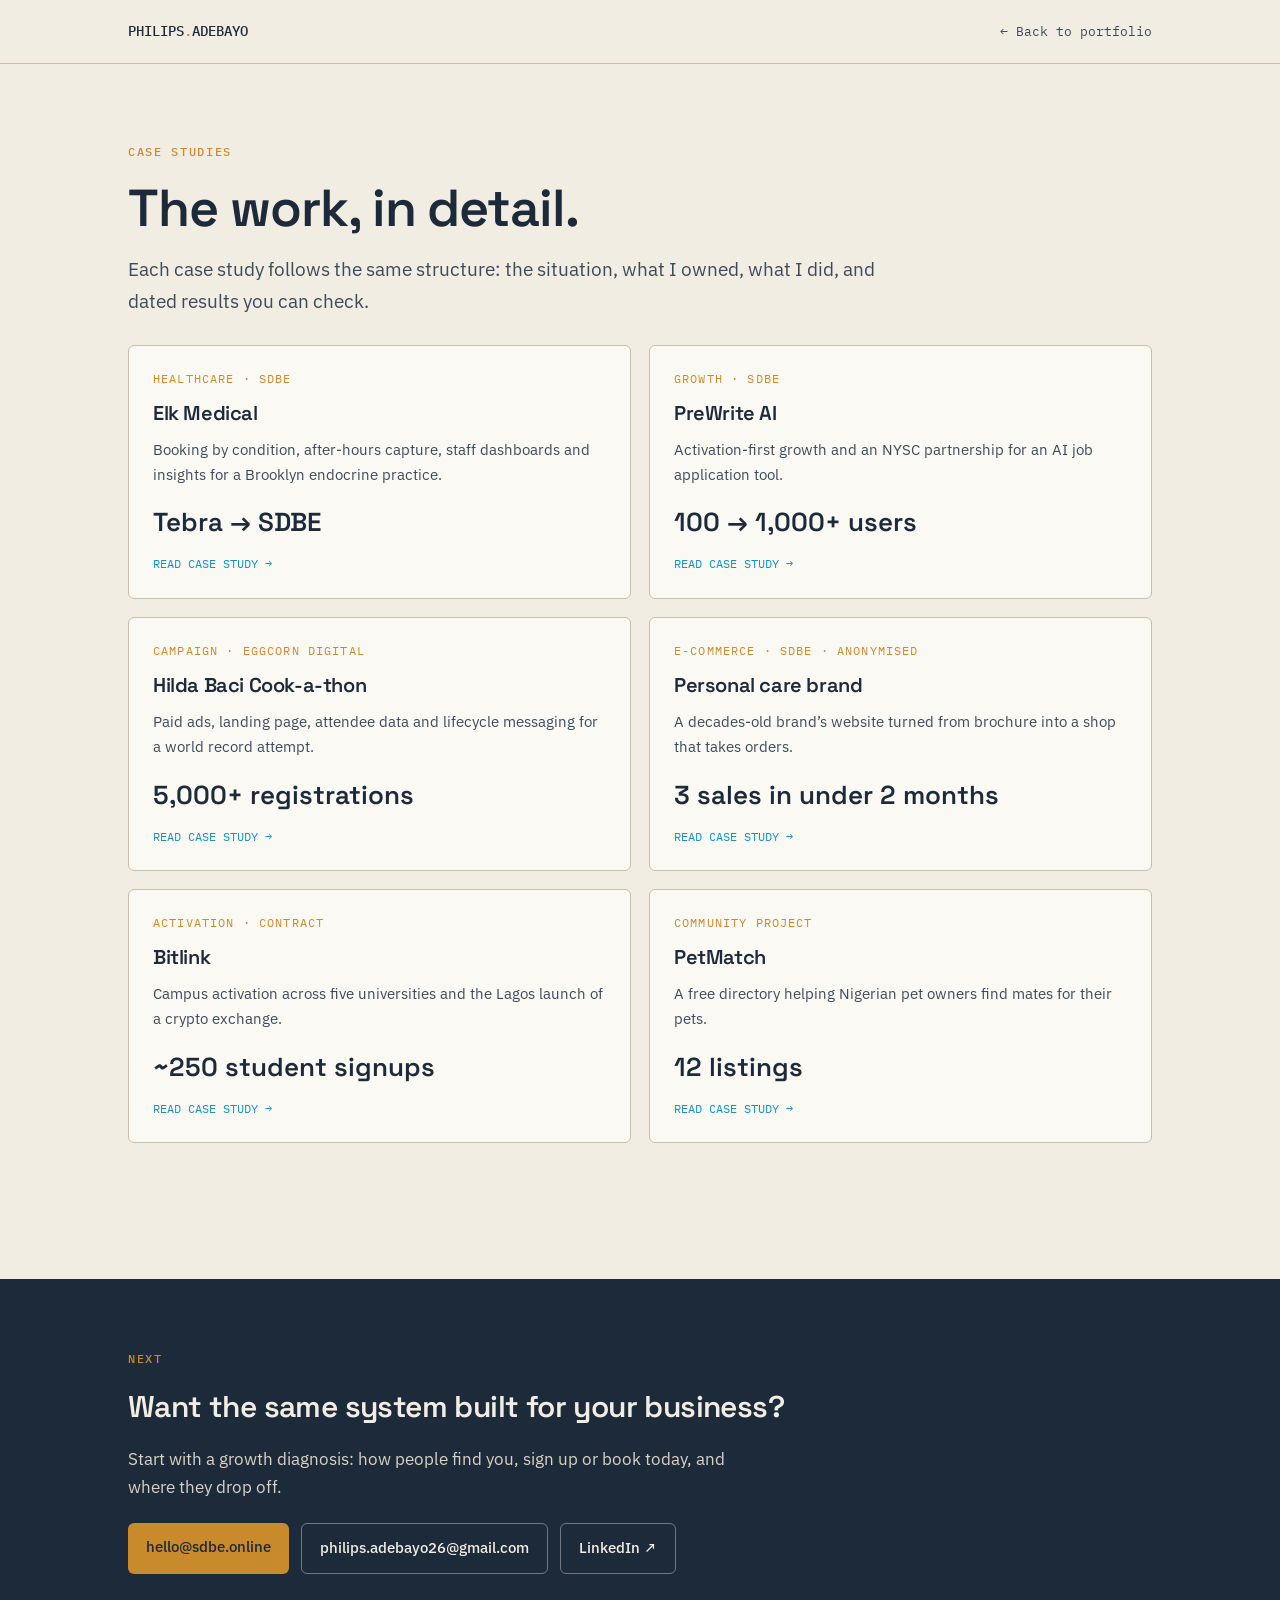
<file: case-studies/index.html>
<!DOCTYPE html>
<html lang="en">
<head>
<meta charset="UTF-8">
<meta name="viewport" content="width=device-width, initial-scale=1.0">
<title>Case studies · Philips Adebayo</title>
<meta name="description" content="Detailed case studies from Philips Adebayo: healthcare systems, product growth, campaigns, e-commerce, activation and community projects.">
<meta name="author" content="Philips Adebayo">
<meta property="og:title" content="Case studies · Case study">
<meta property="og:description" content="Detailed case studies from Philips Adebayo: healthcare systems, product growth, campaigns, e-commerce, activation and community projects.">
<meta property="og:type" content="article">
<meta property="og:url" content="https://sdbe-ex.github.io/Philips-Adebayo-Portfolio-/case-studies/">
<meta name="twitter:card" content="summary">
<link rel="canonical" href="https://sdbe-ex.github.io/Philips-Adebayo-Portfolio-/case-studies/">
<meta name="theme-color" content="#F1EDE3">
<link rel="preconnect" href="https://fonts.googleapis.com">
<link rel="preconnect" href="https://fonts.gstatic.com" crossorigin>
<link href="https://fonts.googleapis.com/css2?family=Space+Grotesk:wght@400;500;600;700&family=IBM+Plex+Sans:wght@400;500;600&family=IBM+Plex+Mono:wght@400;500&display=swap" rel="stylesheet">
<link rel="stylesheet" href="case.css">
<link rel="icon" href="data:image/svg+xml,%3Csvg xmlns='http://www.w3.org/2000/svg' viewBox='0 0 64 64'%3E%3Crect width='64' height='64' rx='10' fill='%231D2A3A'/%3E%3Ctext x='32' y='42' text-anchor='middle' font-family='Arial' font-size='34' font-weight='700' fill='%23C98A2C'%3EP%3C/text%3E%3C/svg%3E">
</head>
<body>
<header><div class="wrap">
<a class="mark focus-ring" href="../index.html">PHILIPS<span>.</span>ADEBAYO</a>
<a class="back focus-ring" href="../index.html">← Back to portfolio</a>
</div></header>
<main>
<section class="hero"><div class="wrap">
<span class="eyebrow">Case studies</span>
<h1>The work, in detail.</h1>
<p class="lede">Each case study follows the same structure: the situation, what I owned, what I did, and dated results you can check.</p>
<div class="hub"><a class="focus-ring" href="elk-medical.html"><div class="k">Healthcare · SDBE</div><h3>Elk Medical</h3><p>Booking by condition, after-hours capture, staff dashboards and insights for a Brooklyn endocrine practice.</p><div class="n">Tebra → SDBE</div><div class="go">READ CASE STUDY →</div></a><a class="focus-ring" href="prewrite-ai.html"><div class="k">Growth · SDBE</div><h3>PreWrite AI</h3><p>Activation-first growth and an NYSC partnership for an AI job application tool.</p><div class="n">100 → 1,000+ users</div><div class="go">READ CASE STUDY →</div></a><a class="focus-ring" href="hilda-baci-cookathon.html"><div class="k">Campaign · Eggcorn Digital</div><h3>Hilda Baci Cook-a-thon</h3><p>Paid ads, landing page, attendee data and lifecycle messaging for a world record attempt.</p><div class="n">5,000+ registrations</div><div class="go">READ CASE STUDY →</div></a><a class="focus-ring" href="personal-care-brand.html"><div class="k">E-commerce · SDBE · anonymised</div><h3>Personal care brand</h3><p>A decades-old brand’s website turned from brochure into a shop that takes orders.</p><div class="n">3 sales in under 2 months</div><div class="go">READ CASE STUDY →</div></a><a class="focus-ring" href="bitlink.html"><div class="k">Activation · Contract</div><h3>Bitlink</h3><p>Campus activation across five universities and the Lagos launch of a crypto exchange.</p><div class="n">~250 student signups</div><div class="go">READ CASE STUDY →</div></a><a class="focus-ring" href="petmatch.html"><div class="k">Community project</div><h3>PetMatch</h3><p>A free directory helping Nigerian pet owners find mates for their pets.</p><div class="n">12 listings</div><div class="go">READ CASE STUDY →</div></a></div>
</div></section>
</main>
<section class="cta"><div class="wrap">
<span class="eyebrow">Next</span>
<h2>Want the same system built for your business?</h2>
<p>Start with a growth diagnosis: how people find you, sign up or book today, and where they drop off.</p>
<div class="btns">
<a class="btn btn-primary focus-ring" href="mailto:hello@sdbe.online">hello@sdbe.online</a>
<a class="btn btn-ghost focus-ring" href="mailto:philips.adebayo26@gmail.com">philips.adebayo26@gmail.com</a>
<a class="btn btn-ghost focus-ring" href="https://www.linkedin.com/in/philips-adebayo/" target="_blank" rel="noopener">LinkedIn ↗</a>
</div>
</div></section>
</body>
</html>
</file>
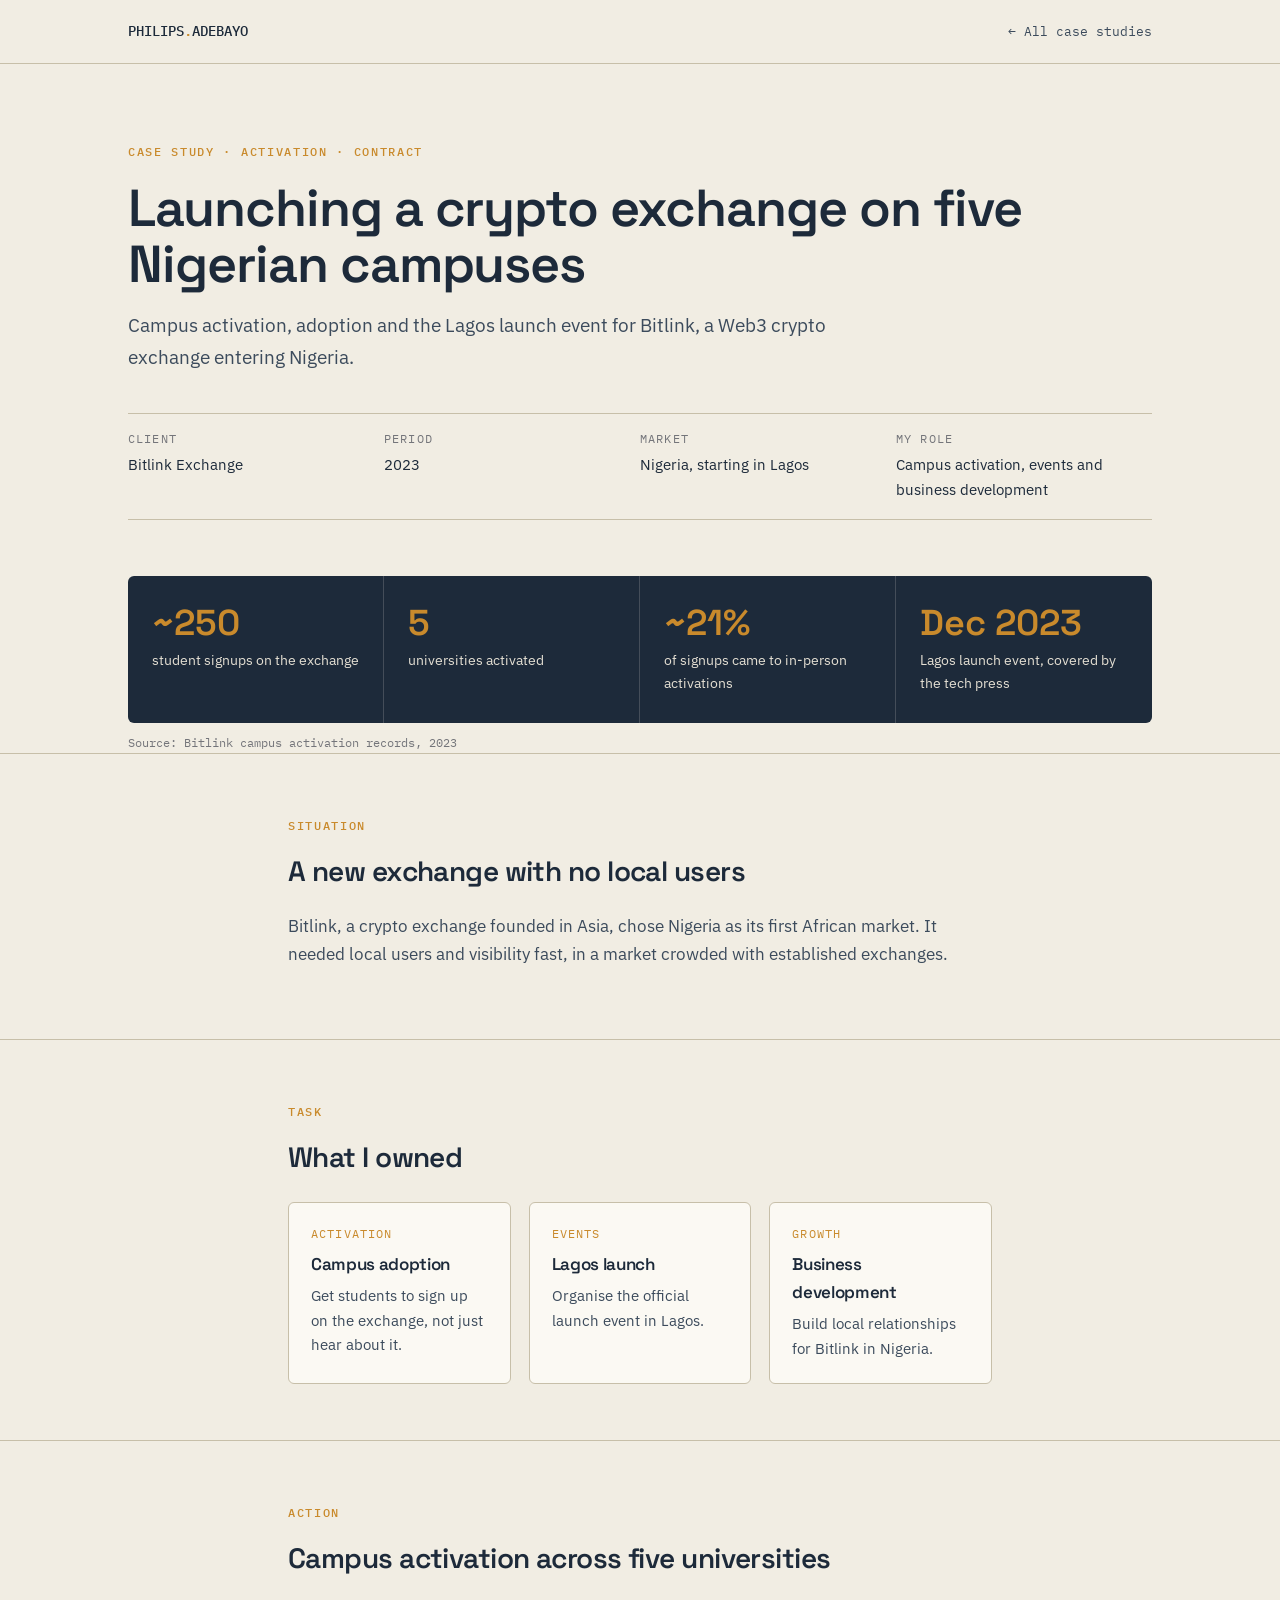
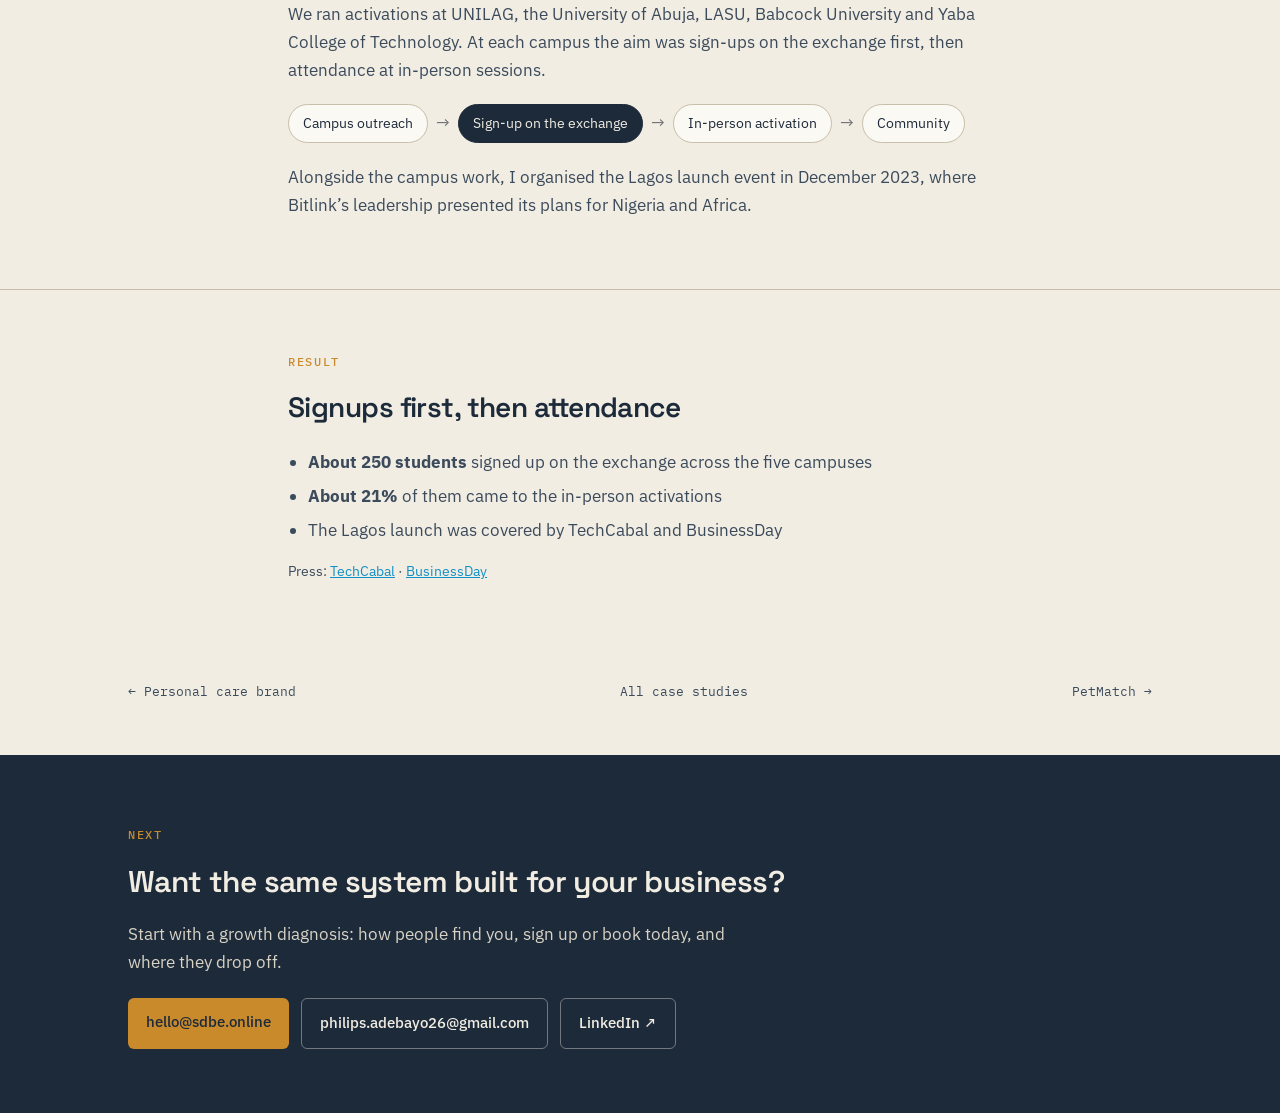
<file: case-studies/bitlink.html>
<!DOCTYPE html>
<html lang="en">
<head>
<meta charset="UTF-8">
<meta name="viewport" content="width=device-width, initial-scale=1.0">
<title>Bitlink: campus activation for a crypto exchange · Case study · Philips Adebayo</title>
<meta name="description" content="Campus activation across five Nigerian universities and the Lagos launch event for Bitlink: about 250 student signups.">
<meta name="author" content="Philips Adebayo">
<meta property="og:title" content="Bitlink: campus activation for a crypto exchange · Case study">
<meta property="og:description" content="Campus activation across five Nigerian universities and the Lagos launch event for Bitlink: about 250 student signups.">
<meta property="og:type" content="article">
<meta property="og:url" content="https://sdbe-ex.github.io/Philips-Adebayo-Portfolio-/case-studies/bitlink.html">
<meta name="twitter:card" content="summary">
<link rel="canonical" href="https://sdbe-ex.github.io/Philips-Adebayo-Portfolio-/case-studies/bitlink.html">
<meta name="theme-color" content="#F1EDE3">
<link rel="preconnect" href="https://fonts.googleapis.com">
<link rel="preconnect" href="https://fonts.gstatic.com" crossorigin>
<link href="https://fonts.googleapis.com/css2?family=Space+Grotesk:wght@400;500;600;700&family=IBM+Plex+Sans:wght@400;500;600&family=IBM+Plex+Mono:wght@400;500&display=swap" rel="stylesheet">
<link rel="stylesheet" href="case.css">
<link rel="icon" href="data:image/svg+xml,%3Csvg xmlns='http://www.w3.org/2000/svg' viewBox='0 0 64 64'%3E%3Crect width='64' height='64' rx='10' fill='%231D2A3A'/%3E%3Ctext x='32' y='42' text-anchor='middle' font-family='Arial' font-size='34' font-weight='700' fill='%23C98A2C'%3EP%3C/text%3E%3C/svg%3E">
</head>
<body>
<header><div class="wrap">
<a class="mark focus-ring" href="../index.html">PHILIPS<span>.</span>ADEBAYO</a>
<a class="back focus-ring" href="index.html">← All case studies</a>
</div></header>
<main>
<section class="hero"><div class="wrap">
<span class="eyebrow">Case study · Activation · Contract</span>
<h1>Launching a crypto exchange on five Nigerian campuses</h1>
<p class="lede">Campus activation, adoption and the Lagos launch event for Bitlink, a Web3 crypto exchange entering Nigeria.</p>
<dl class="meta"><div><dt>Client</dt><dd>Bitlink Exchange</dd></div><div><dt>Period</dt><dd>2023</dd></div><div><dt>Market</dt><dd>Nigeria, starting in Lagos</dd></div><div><dt>My role</dt><dd>Campus activation, events and business development</dd></div></dl>
</div></section><div class="wrap"><div class="stats"><div class="stat"><div class="n">~250</div><div class="l">student signups on the exchange</div></div><div class="stat"><div class="n">5</div><div class="l">universities activated</div></div><div class="stat"><div class="n">~21%</div><div class="l">of signups came to in-person activations</div></div><div class="stat"><div class="n">Dec 2023</div><div class="l">Lagos launch event, covered by the tech press</div></div></div><p class="stats-src">Source: Bitlink campus activation records, 2023</p></div><section class="block"><div class="wrap narrow"><span class="eyebrow">Situation</span><h2>A new exchange with no local users</h2><p>Bitlink, a crypto exchange founded in Asia, chose Nigeria as its first African market. It needed local users and visibility fast, in a market crowded with established exchanges.</p></div></section><section class="block"><div class="wrap narrow"><span class="eyebrow">Task</span><h2>What I owned</h2><div class="cards"><div class="card"><div class="k">Activation</div><h3>Campus adoption</h3><p>Get students to sign up on the exchange, not just hear about it.</p></div><div class="card"><div class="k">Events</div><h3>Lagos launch</h3><p>Organise the official launch event in Lagos.</p></div><div class="card"><div class="k">Growth</div><h3>Business development</h3><p>Build local relationships for Bitlink in Nigeria.</p></div></div></div></section><section class="block"><div class="wrap narrow"><span class="eyebrow">Action</span><h2>Campus activation across five universities</h2><p>We ran activations at UNILAG, the University of Abuja, LASU, Babcock University and Yaba College of Technology. At each campus the aim was sign-ups on the exchange first, then attendance at in-person sessions.</p><div class="flow"><span class="">Campus outreach</span><i>→</i><span class="hot">Sign-up on the exchange</span><i>→</i><span class="">In-person activation</span><i>→</i><span class="">Community</span></div><p>Alongside the campus work, I organised the Lagos launch event in December 2023, where Bitlink’s leadership presented its plans for Nigeria and Africa.</p></div></section><section class="block"><div class="wrap narrow"><span class="eyebrow">Result</span><h2>Signups first, then attendance</h2><ul><li><strong>About 250 students</strong> signed up on the exchange across the five campuses</li><li><strong>About 21%</strong> of them came to the in-person activations</li><li>The Lagos launch was covered by TechCabal and BusinessDay</li></ul><p class="sources">Press: <a href="https://techcabal.com/?p=125839" target="_blank" rel="noopener">TechCabal</a> · <a href="https://businessday.ng/companies/article/singapore-crypto-firm-to-expand-web3-space-into-nigeria" target="_blank" rel="noopener">BusinessDay</a></p></div></section>
<div class="wrap"><div class="more">
<a class="focus-ring" href="personal-care-brand.html">← Personal care brand</a>
<a class="focus-ring" href="index.html">All case studies</a>
<a class="focus-ring" href="petmatch.html">PetMatch →</a>
</div></div>
</main>
<section class="cta"><div class="wrap">
<span class="eyebrow">Next</span>
<h2>Want the same system built for your business?</h2>
<p>Start with a growth diagnosis: how people find you, sign up or book today, and where they drop off.</p>
<div class="btns">
<a class="btn btn-primary focus-ring" href="mailto:hello@sdbe.online">hello@sdbe.online</a>
<a class="btn btn-ghost focus-ring" href="mailto:philips.adebayo26@gmail.com">philips.adebayo26@gmail.com</a>
<a class="btn btn-ghost focus-ring" href="https://www.linkedin.com/in/philips-adebayo/" target="_blank" rel="noopener">LinkedIn ↗</a>
</div>
</div></section>
</body>
</html>
</file>
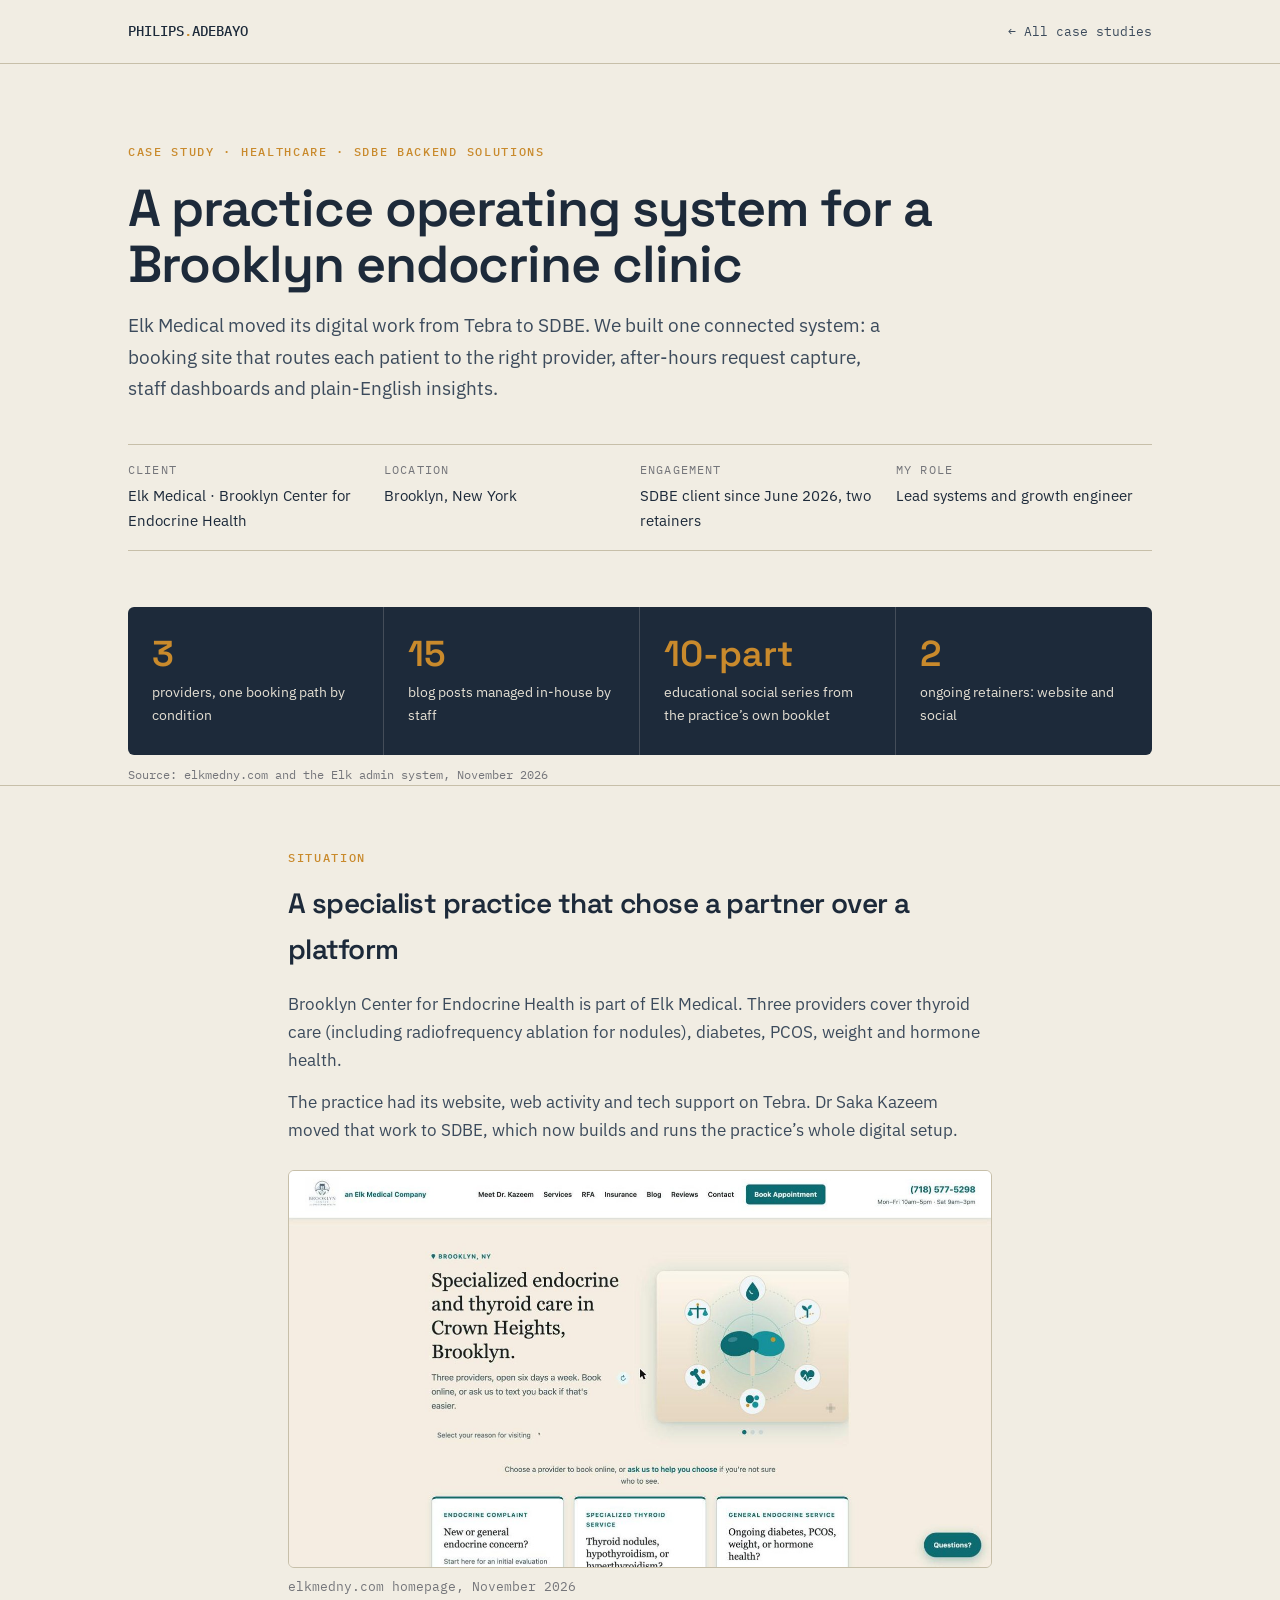
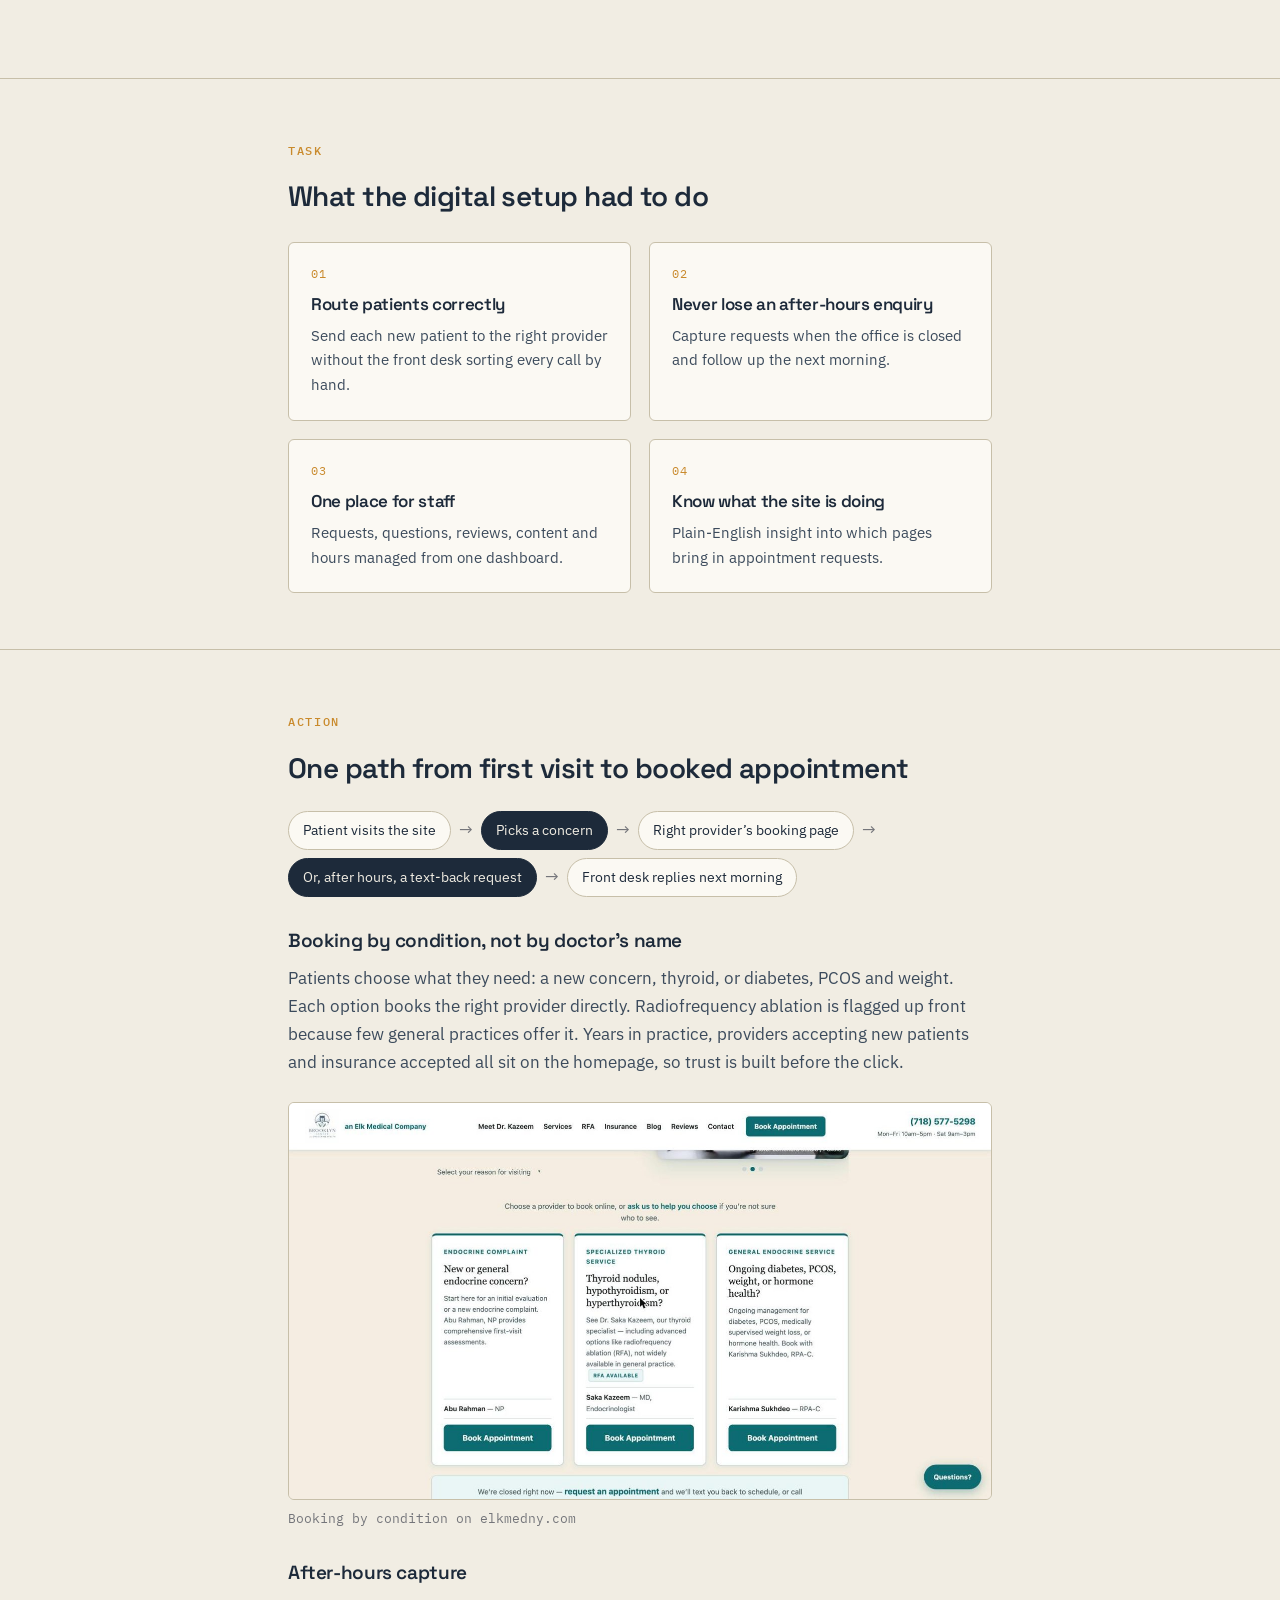
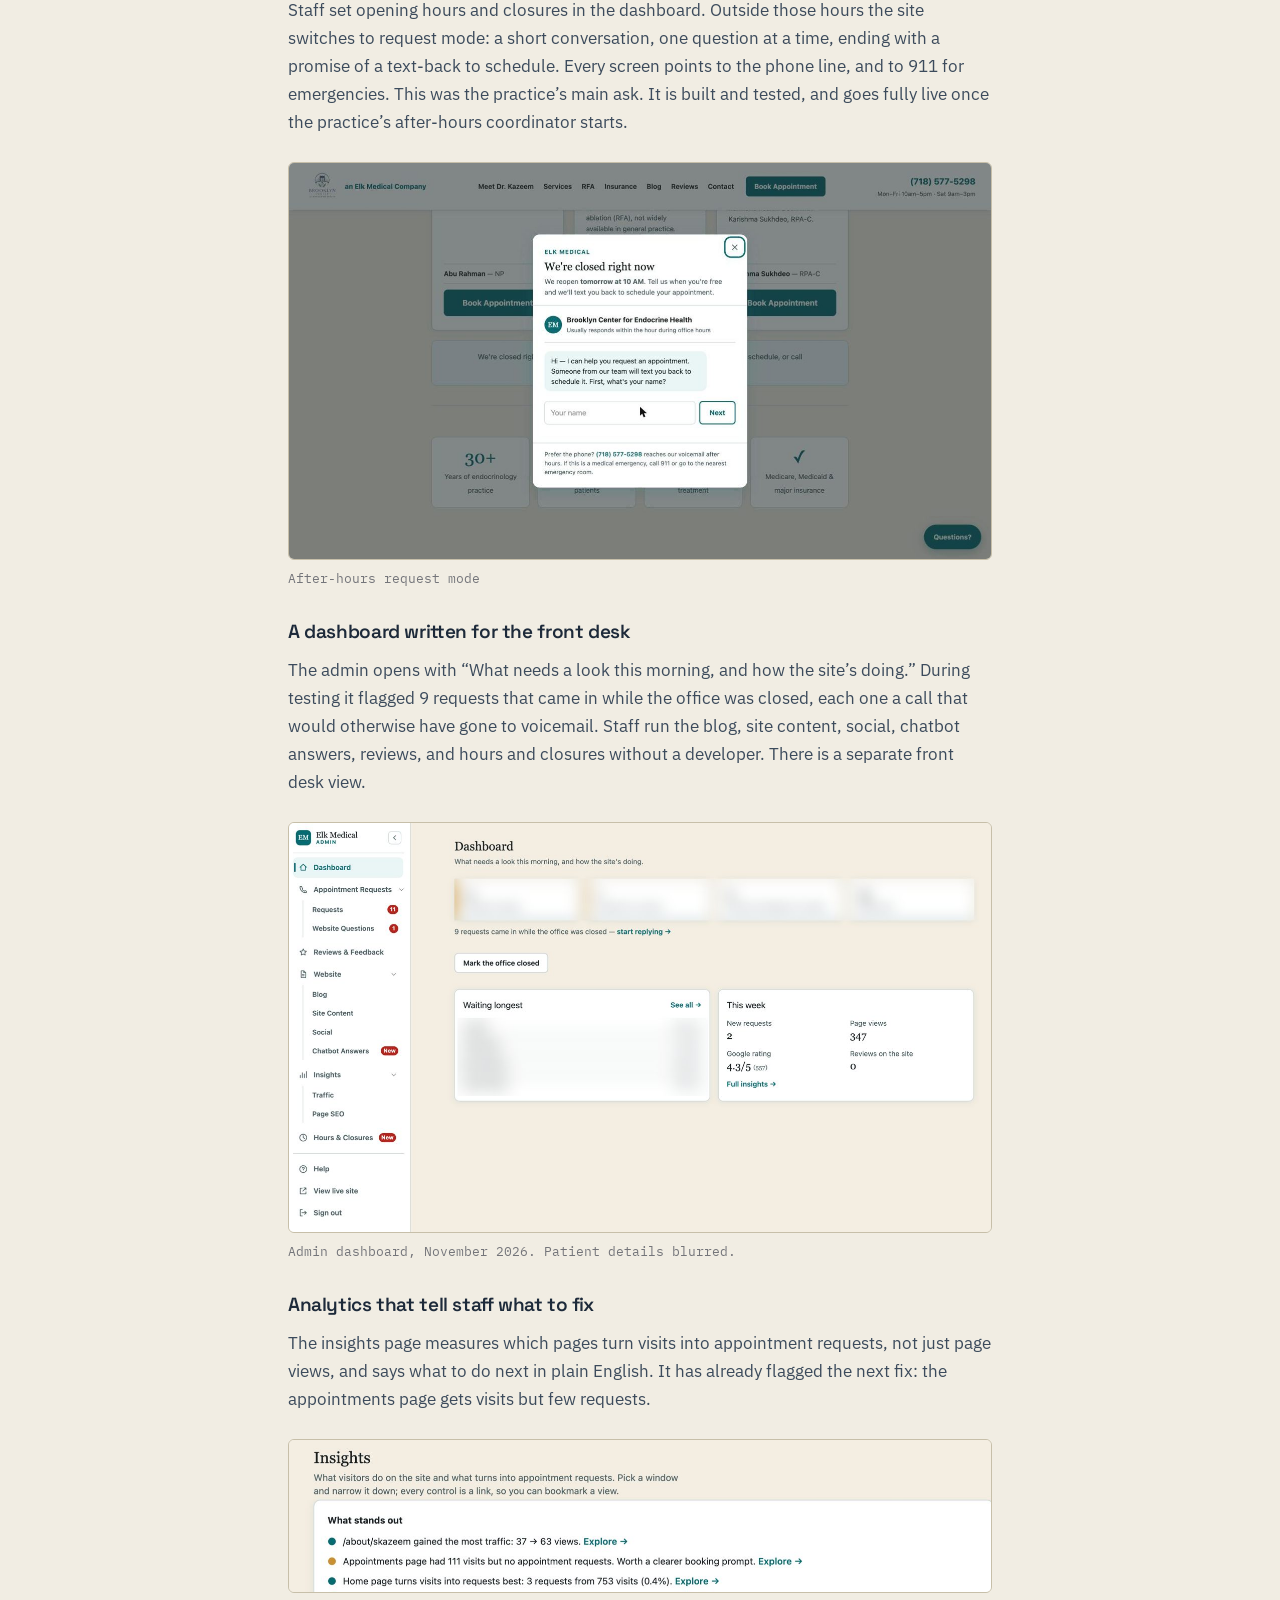
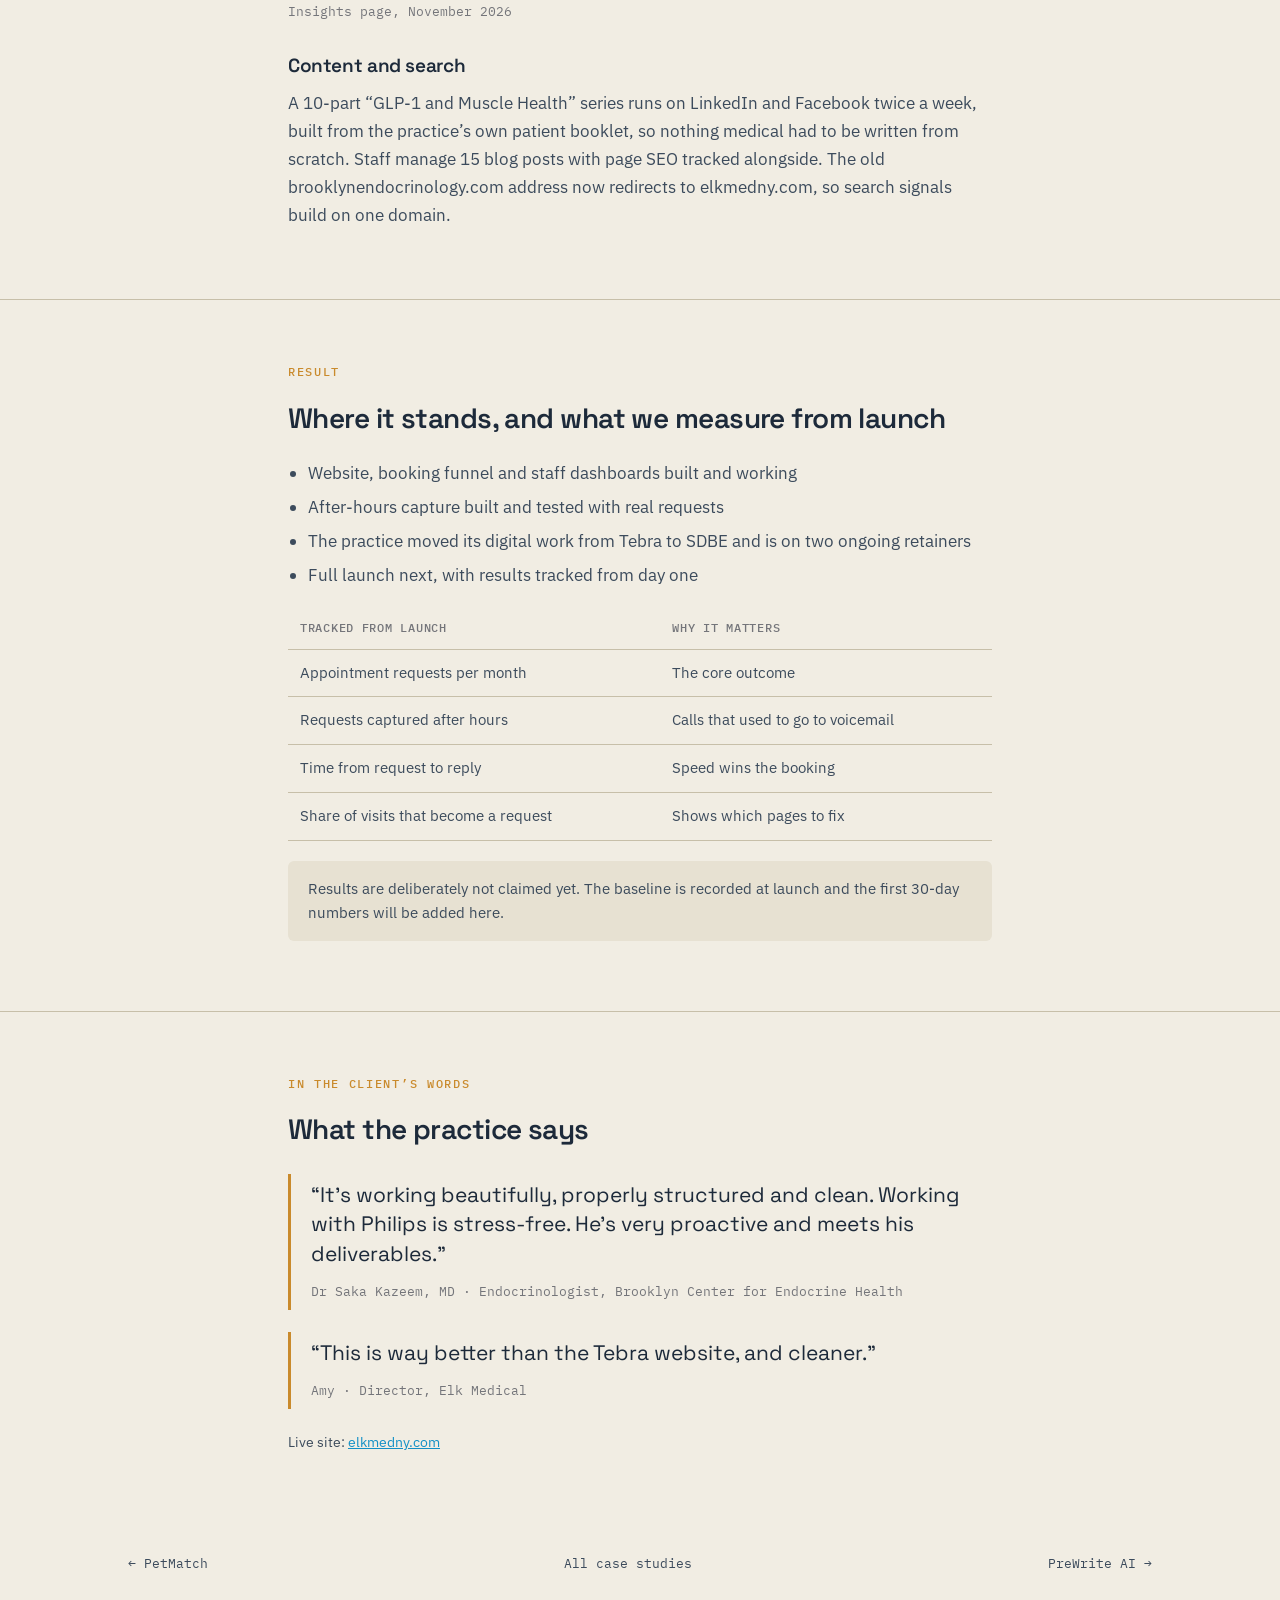
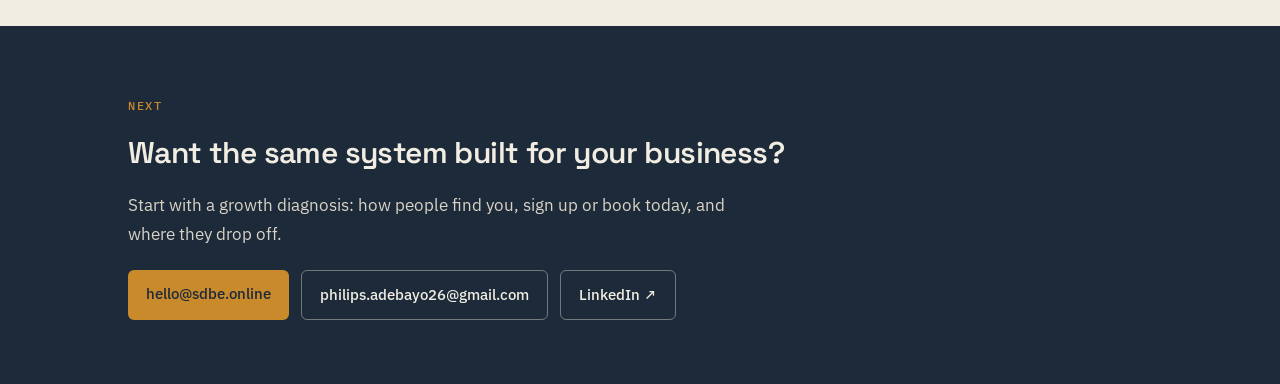
<file: case-studies/elk-medical.html>
<!DOCTYPE html>
<html lang="en">
<head>
<meta charset="UTF-8">
<meta name="viewport" content="width=device-width, initial-scale=1.0">
<title>Elk Medical: a practice operating system · Case study · Philips Adebayo</title>
<meta name="description" content="How SDBE built a booking, after-hours capture, staff dashboard and insights system for a Brooklyn endocrine practice that moved from Tebra.">
<meta name="author" content="Philips Adebayo">
<meta property="og:title" content="Elk Medical: a practice operating system · Case study">
<meta property="og:description" content="How SDBE built a booking, after-hours capture, staff dashboard and insights system for a Brooklyn endocrine practice that moved from Tebra.">
<meta property="og:type" content="article">
<meta property="og:url" content="https://sdbe-ex.github.io/Philips-Adebayo-Portfolio-/case-studies/elk-medical.html">
<meta name="twitter:card" content="summary">
<link rel="canonical" href="https://sdbe-ex.github.io/Philips-Adebayo-Portfolio-/case-studies/elk-medical.html">
<meta name="theme-color" content="#F1EDE3">
<link rel="preconnect" href="https://fonts.googleapis.com">
<link rel="preconnect" href="https://fonts.gstatic.com" crossorigin>
<link href="https://fonts.googleapis.com/css2?family=Space+Grotesk:wght@400;500;600;700&family=IBM+Plex+Sans:wght@400;500;600&family=IBM+Plex+Mono:wght@400;500&display=swap" rel="stylesheet">
<link rel="stylesheet" href="case.css">
<link rel="icon" href="data:image/svg+xml,%3Csvg xmlns='http://www.w3.org/2000/svg' viewBox='0 0 64 64'%3E%3Crect width='64' height='64' rx='10' fill='%231D2A3A'/%3E%3Ctext x='32' y='42' text-anchor='middle' font-family='Arial' font-size='34' font-weight='700' fill='%23C98A2C'%3EP%3C/text%3E%3C/svg%3E">
</head>
<body>
<header><div class="wrap">
<a class="mark focus-ring" href="../index.html">PHILIPS<span>.</span>ADEBAYO</a>
<a class="back focus-ring" href="index.html">← All case studies</a>
</div></header>
<main>
<section class="hero"><div class="wrap">
<span class="eyebrow">Case study · Healthcare · SDBE Backend Solutions</span>
<h1>A practice operating system for a Brooklyn endocrine clinic</h1>
<p class="lede">Elk Medical moved its digital work from Tebra to SDBE. We built one connected system: a booking site that routes each patient to the right provider, after-hours request capture, staff dashboards and plain-English insights.</p>
<dl class="meta"><div><dt>Client</dt><dd>Elk Medical · Brooklyn Center for Endocrine Health</dd></div><div><dt>Location</dt><dd>Brooklyn, New York</dd></div><div><dt>Engagement</dt><dd>SDBE client since June 2026, two retainers</dd></div><div><dt>My role</dt><dd>Lead systems and growth engineer</dd></div></dl>
</div></section><div class="wrap"><div class="stats"><div class="stat"><div class="n">3</div><div class="l">providers, one booking path by condition</div></div><div class="stat"><div class="n">15</div><div class="l">blog posts managed in-house by staff</div></div><div class="stat"><div class="n">10-part</div><div class="l">educational social series from the practice’s own booklet</div></div><div class="stat"><div class="n">2</div><div class="l">ongoing retainers: website and social</div></div></div><p class="stats-src">Source: elkmedny.com and the Elk admin system, November 2026</p></div><section class="block"><div class="wrap narrow"><span class="eyebrow">Situation</span><h2>A specialist practice that chose a partner over a platform</h2><p>Brooklyn Center for Endocrine Health is part of Elk Medical. Three providers cover thyroid care (including radiofrequency ablation for nodules), diabetes, PCOS, weight and hormone health.</p><p>The practice had its website, web activity and tech support on Tebra. Dr Saka Kazeem moved that work to SDBE, which now builds and runs the practice’s whole digital setup.</p><figure><img src="img/elk-hero.jpg" alt="Elk Medical homepage showing the practice promise and booking options" loading="lazy"><figcaption>elkmedny.com homepage, November 2026</figcaption></figure></div></section><section class="block"><div class="wrap narrow"><span class="eyebrow">Task</span><h2>What the digital setup had to do</h2><div class="cards two"><div class="card"><div class="k">01</div><h3>Route patients correctly</h3><p>Send each new patient to the right provider without the front desk sorting every call by hand.</p></div><div class="card"><div class="k">02</div><h3>Never lose an after-hours enquiry</h3><p>Capture requests when the office is closed and follow up the next morning.</p></div><div class="card"><div class="k">03</div><h3>One place for staff</h3><p>Requests, questions, reviews, content and hours managed from one dashboard.</p></div><div class="card"><div class="k">04</div><h3>Know what the site is doing</h3><p>Plain-English insight into which pages bring in appointment requests.</p></div></div></div></section><section class="block"><div class="wrap narrow"><span class="eyebrow">Action</span><h2>One path from first visit to booked appointment</h2><div class="flow"><span class="">Patient visits the site</span><i>→</i><span class="hot">Picks a concern</span><i>→</i><span class="">Right provider’s booking page</span><i>→</i><span class="hot">Or, after hours, a text-back request</span><i>→</i><span class="">Front desk replies next morning</span></div><h3>Booking by condition, not by doctor’s name</h3><p>Patients choose what they need: a new concern, thyroid, or diabetes, PCOS and weight. Each option books the right provider directly. Radiofrequency ablation is flagged up front because few general practices offer it. Years in practice, providers accepting new patients and insurance accepted all sit on the homepage, so trust is built before the click.</p><figure><img src="img/elk-routing.jpg" alt="Booking cards that route patients by condition to the right provider" loading="lazy"><figcaption>Booking by condition on elkmedny.com</figcaption></figure><h3>After-hours capture</h3><p>Staff set opening hours and closures in the dashboard. Outside those hours the site switches to request mode: a short conversation, one question at a time, ending with a promise of a text-back to schedule. Every screen points to the phone line, and to 911 for emergencies. This was the practice’s main ask. It is built and tested, and goes fully live once the practice’s after-hours coordinator starts.</p><figure><img src="img/elk-after-hours.jpg" alt="After-hours request flow on the Elk Medical site" loading="lazy"><figcaption>After-hours request mode</figcaption></figure><h3>A dashboard written for the front desk</h3><p>The admin opens with “What needs a look this morning, and how the site’s doing.” During testing it flagged 9 requests that came in while the office was closed, each one a call that would otherwise have gone to voicemail. Staff run the blog, site content, social, chatbot answers, reviews, and hours and closures without a developer. There is a separate front desk view.</p><figure><img src="img/elk-admin.jpg" alt="Elk Medical admin dashboard with patient details blurred" loading="lazy"><figcaption>Admin dashboard, November 2026. Patient details blurred.</figcaption></figure><h3>Analytics that tell staff what to fix</h3><p>The insights page measures which pages turn visits into appointment requests, not just page views, and says what to do next in plain English. It has already flagged the next fix: the appointments page gets visits but few requests.</p><figure><img src="img/elk-insights.jpg" alt="Elk Medical insights page summarising what turns visits into requests" loading="lazy"><figcaption>Insights page, November 2026</figcaption></figure><h3>Content and search</h3><p>A 10-part “GLP-1 and Muscle Health” series runs on LinkedIn and Facebook twice a week, built from the practice’s own patient booklet, so nothing medical had to be written from scratch. Staff manage 15 blog posts with page SEO tracked alongside. The old brooklynendocrinology.com address now redirects to elkmedny.com, so search signals build on one domain.</p></div></section><section class="block"><div class="wrap narrow"><span class="eyebrow">Result</span><h2>Where it stands, and what we measure from launch</h2><ul><li>Website, booking funnel and staff dashboards built and working</li><li>After-hours capture built and tested with real requests</li><li>The practice moved its digital work from Tebra to SDBE and is on two ongoing retainers</li><li>Full launch next, with results tracked from day one</li></ul><table><tr><th>Tracked from launch</th><th>Why it matters</th></tr><tr><td>Appointment requests per month</td><td>The core outcome</td></tr><tr><td>Requests captured after hours</td><td>Calls that used to go to voicemail</td></tr><tr><td>Time from request to reply</td><td>Speed wins the booking</td></tr><tr><td>Share of visits that become a request</td><td>Shows which pages to fix</td></tr></table><p class="note">Results are deliberately not claimed yet. The baseline is recorded at launch and the first 30-day numbers will be added here.</p></div></section><section class="block"><div class="wrap narrow"><span class="eyebrow">In the client’s words</span><h2>What the practice says</h2><blockquote><p>“It’s working beautifully, properly structured and clean. Working with Philips is stress-free. He’s very proactive and meets his deliverables.”</p><cite>Dr Saka Kazeem, MD · Endocrinologist, Brooklyn Center for Endocrine Health</cite></blockquote><blockquote><p>“This is way better than the Tebra website, and cleaner.”</p><cite>Amy · Director, Elk Medical</cite></blockquote><p class="sources">Live site: <a href="https://www.elkmedny.com" target="_blank" rel="noopener">elkmedny.com</a></p></div></section>
<div class="wrap"><div class="more">
<a class="focus-ring" href="petmatch.html">← PetMatch</a>
<a class="focus-ring" href="index.html">All case studies</a>
<a class="focus-ring" href="prewrite-ai.html">PreWrite AI →</a>
</div></div>
</main>
<section class="cta"><div class="wrap">
<span class="eyebrow">Next</span>
<h2>Want the same system built for your business?</h2>
<p>Start with a growth diagnosis: how people find you, sign up or book today, and where they drop off.</p>
<div class="btns">
<a class="btn btn-primary focus-ring" href="mailto:hello@sdbe.online">hello@sdbe.online</a>
<a class="btn btn-ghost focus-ring" href="mailto:philips.adebayo26@gmail.com">philips.adebayo26@gmail.com</a>
<a class="btn btn-ghost focus-ring" href="https://www.linkedin.com/in/philips-adebayo/" target="_blank" rel="noopener">LinkedIn ↗</a>
</div>
</div></section>
</body>
</html>
</file>
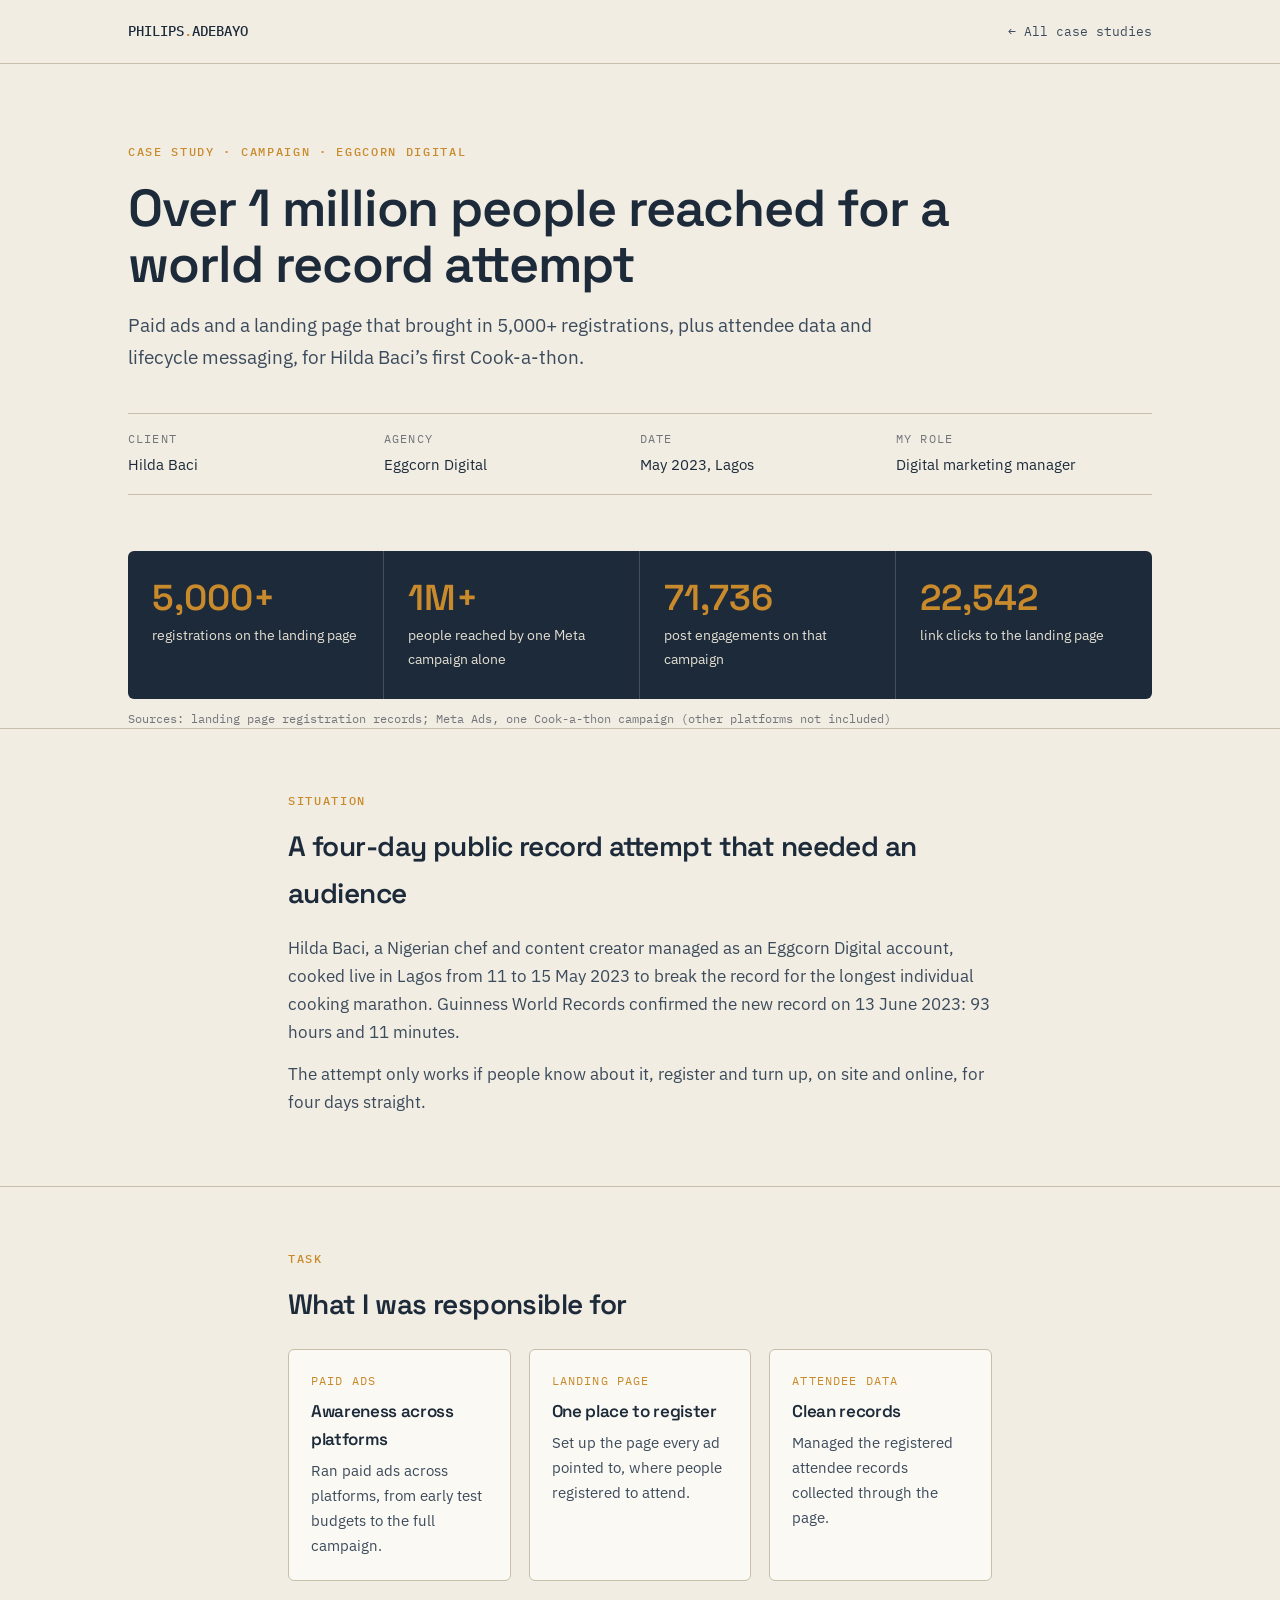
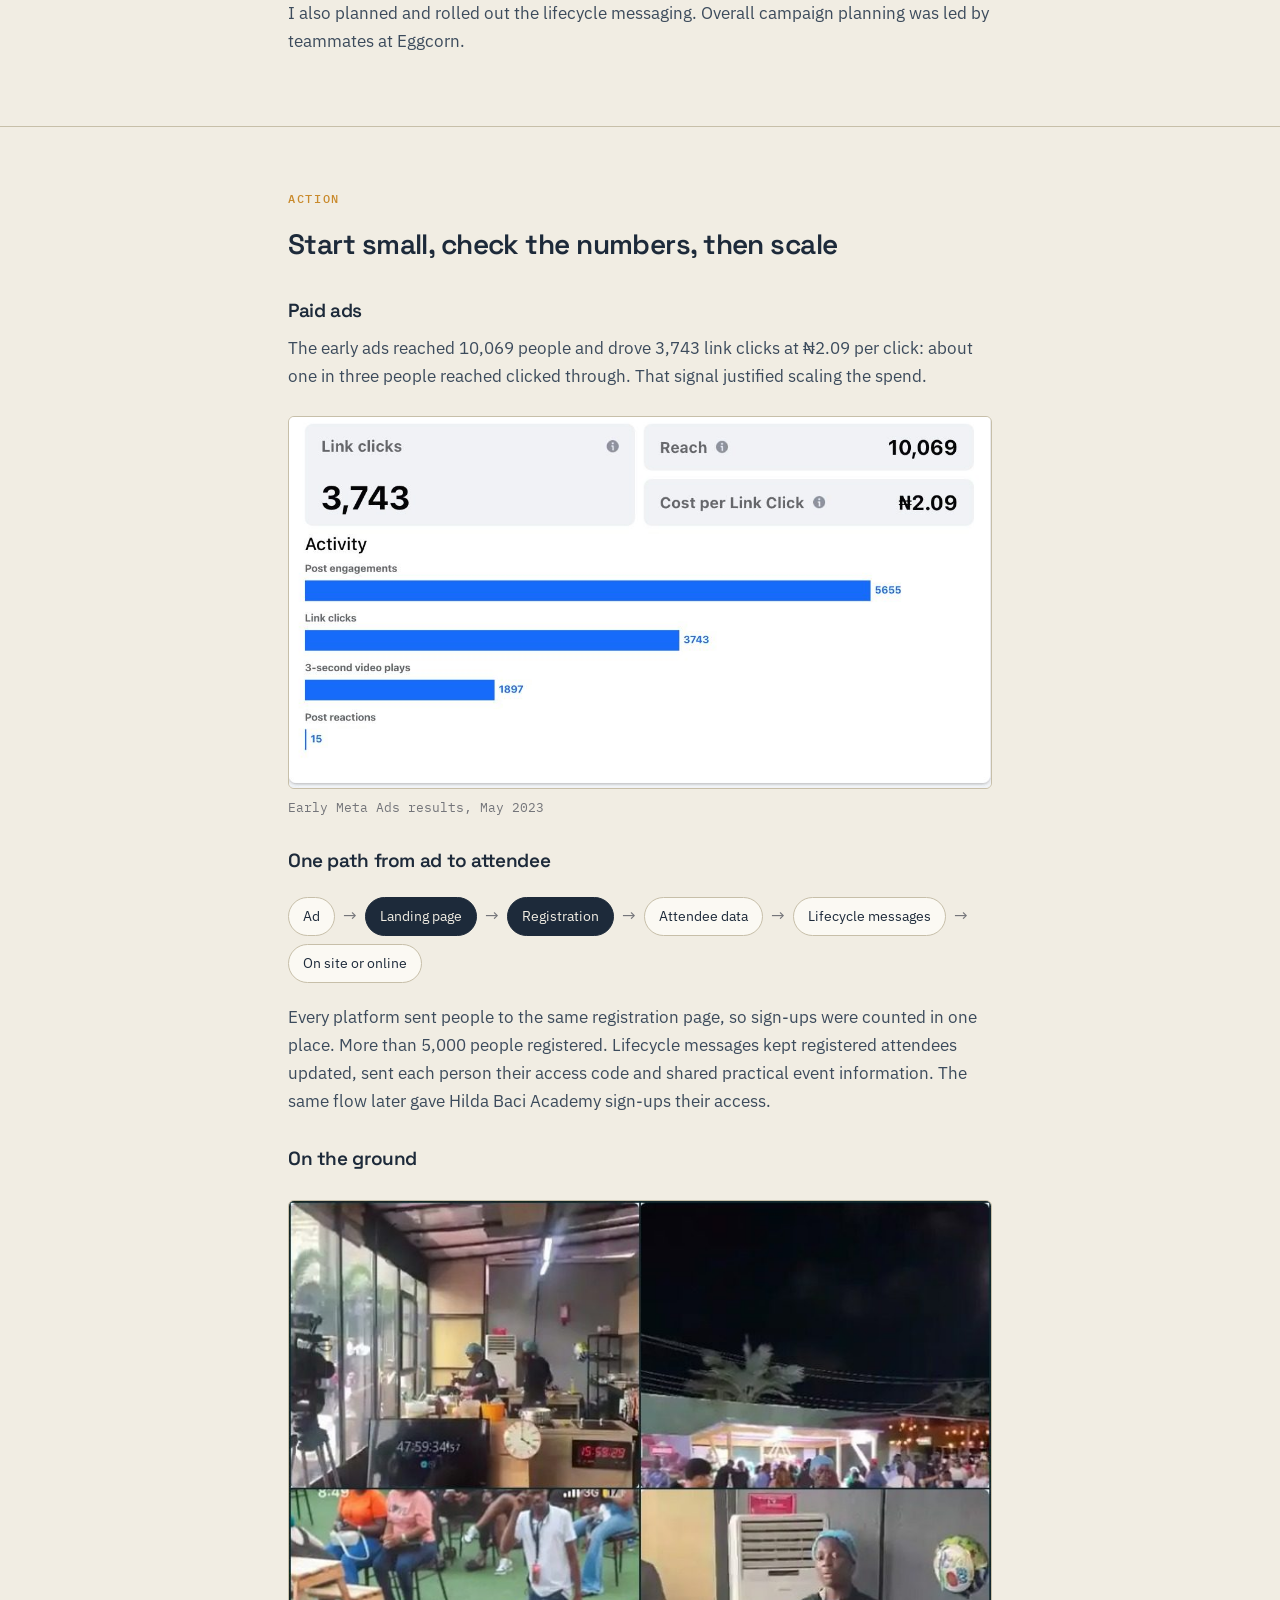
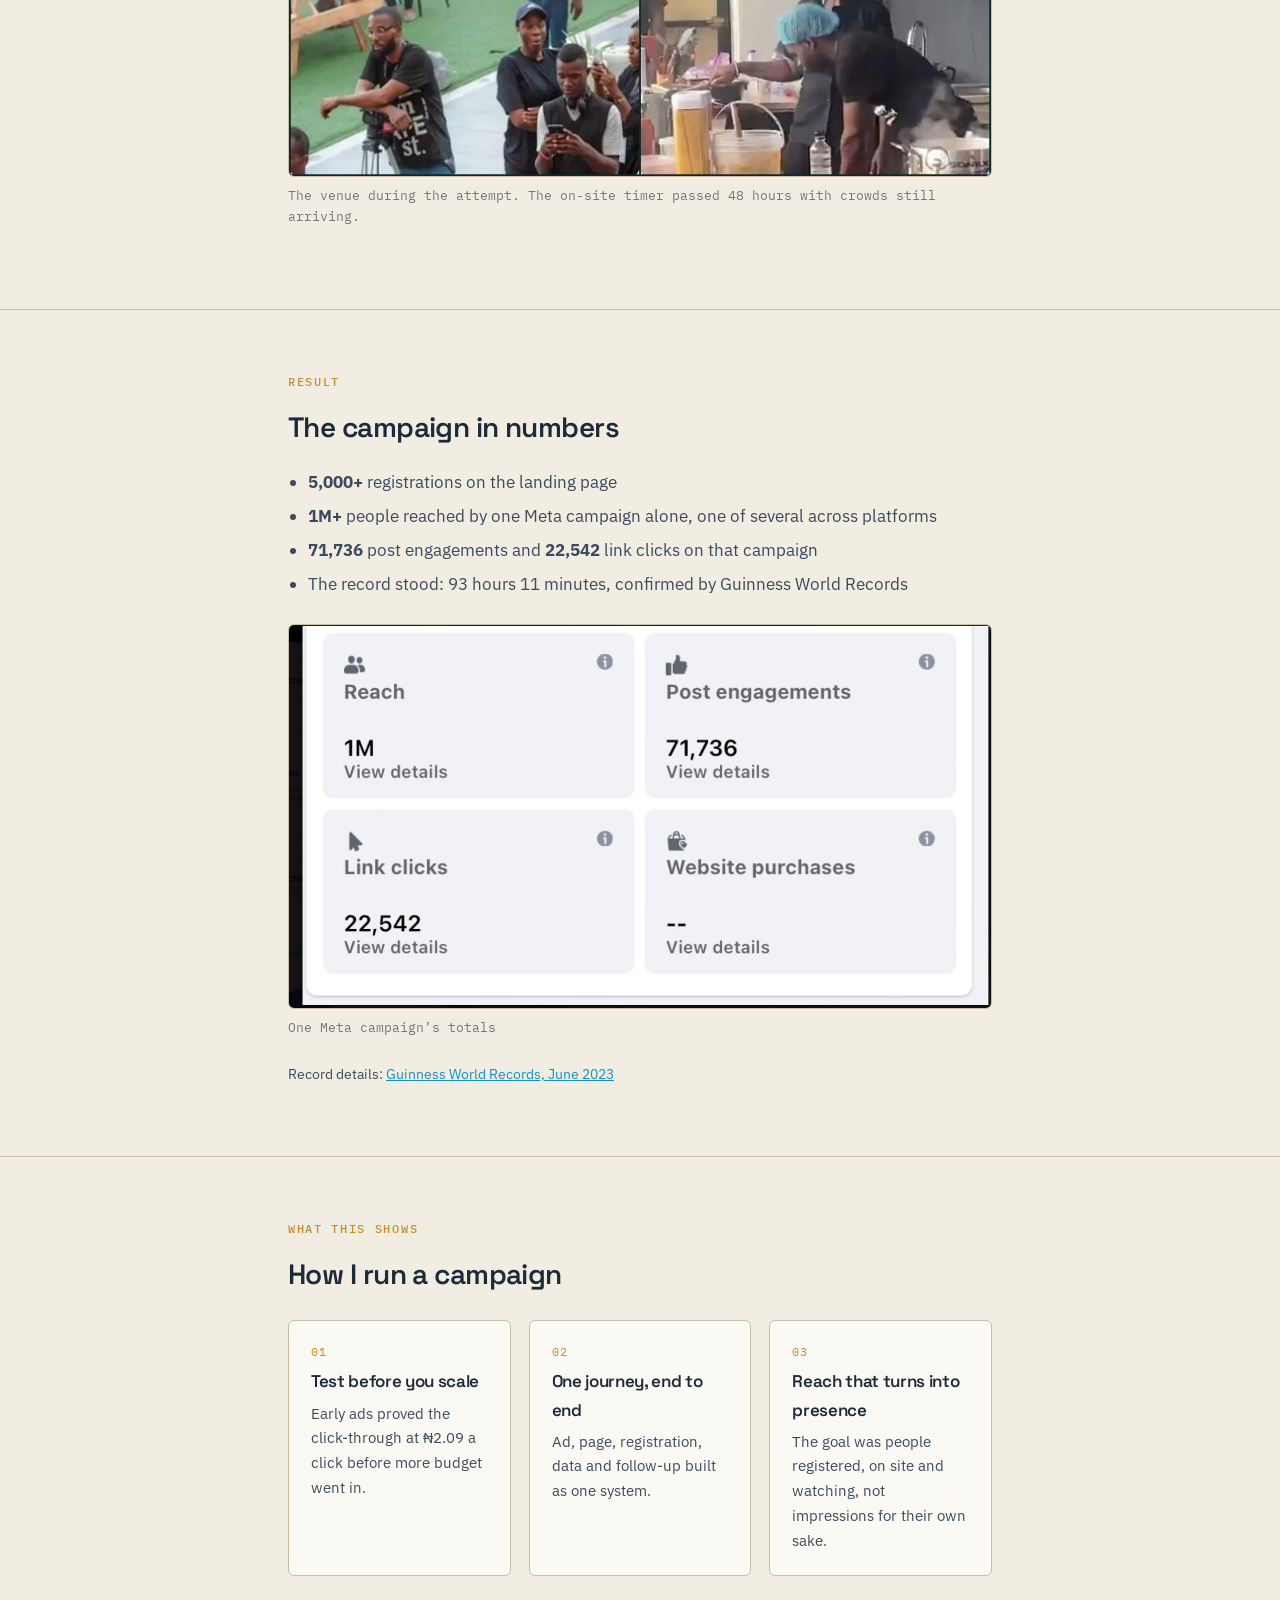
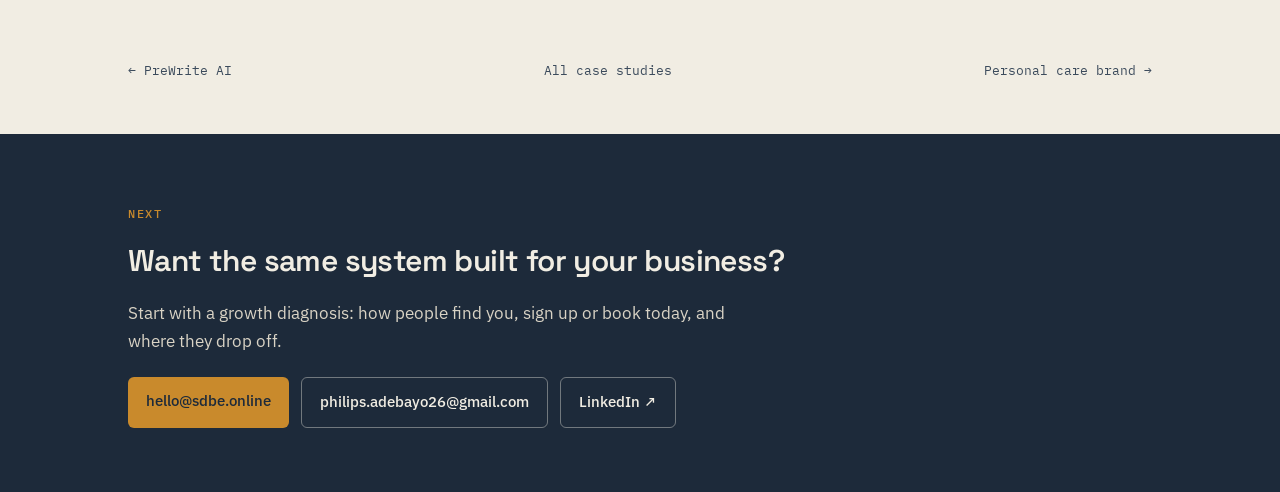
<file: case-studies/hilda-baci-cookathon.html>
<!DOCTYPE html>
<html lang="en">
<head>
<meta charset="UTF-8">
<meta name="viewport" content="width=device-width, initial-scale=1.0">
<title>Hilda Baci Cook-a-thon: 1M+ reach, 5,000+ registrations · Case study · Philips Adebayo</title>
<meta name="description" content="Paid ads, landing page, attendee data and lifecycle messaging for Hilda Baci’s world record Cook-a-thon: 5,000+ registrations and 1M+ reach on one Meta campaign.">
<meta name="author" content="Philips Adebayo">
<meta property="og:title" content="Hilda Baci Cook-a-thon: 1M+ reach, 5,000+ registrations · Case study">
<meta property="og:description" content="Paid ads, landing page, attendee data and lifecycle messaging for Hilda Baci’s world record Cook-a-thon: 5,000+ registrations and 1M+ reach on one Meta campaign.">
<meta property="og:type" content="article">
<meta property="og:url" content="https://sdbe-ex.github.io/Philips-Adebayo-Portfolio-/case-studies/hilda-baci-cookathon.html">
<meta name="twitter:card" content="summary">
<link rel="canonical" href="https://sdbe-ex.github.io/Philips-Adebayo-Portfolio-/case-studies/hilda-baci-cookathon.html">
<meta name="theme-color" content="#F1EDE3">
<link rel="preconnect" href="https://fonts.googleapis.com">
<link rel="preconnect" href="https://fonts.gstatic.com" crossorigin>
<link href="https://fonts.googleapis.com/css2?family=Space+Grotesk:wght@400;500;600;700&family=IBM+Plex+Sans:wght@400;500;600&family=IBM+Plex+Mono:wght@400;500&display=swap" rel="stylesheet">
<link rel="stylesheet" href="case.css">
<link rel="icon" href="data:image/svg+xml,%3Csvg xmlns='http://www.w3.org/2000/svg' viewBox='0 0 64 64'%3E%3Crect width='64' height='64' rx='10' fill='%231D2A3A'/%3E%3Ctext x='32' y='42' text-anchor='middle' font-family='Arial' font-size='34' font-weight='700' fill='%23C98A2C'%3EP%3C/text%3E%3C/svg%3E">
</head>
<body>
<header><div class="wrap">
<a class="mark focus-ring" href="../index.html">PHILIPS<span>.</span>ADEBAYO</a>
<a class="back focus-ring" href="index.html">← All case studies</a>
</div></header>
<main>
<section class="hero"><div class="wrap">
<span class="eyebrow">Case study · Campaign · Eggcorn Digital</span>
<h1>Over 1 million people reached for a world record attempt</h1>
<p class="lede">Paid ads and a landing page that brought in 5,000+ registrations, plus attendee data and lifecycle messaging, for Hilda Baci’s first Cook-a-thon.</p>
<dl class="meta"><div><dt>Client</dt><dd>Hilda Baci</dd></div><div><dt>Agency</dt><dd>Eggcorn Digital</dd></div><div><dt>Date</dt><dd>May 2023, Lagos</dd></div><div><dt>My role</dt><dd>Digital marketing manager</dd></div></dl>
</div></section><div class="wrap"><div class="stats"><div class="stat"><div class="n">5,000+</div><div class="l">registrations on the landing page</div></div><div class="stat"><div class="n">1M+</div><div class="l">people reached by one Meta campaign alone</div></div><div class="stat"><div class="n">71,736</div><div class="l">post engagements on that campaign</div></div><div class="stat"><div class="n">22,542</div><div class="l">link clicks to the landing page</div></div></div><p class="stats-src">Sources: landing page registration records; Meta Ads, one Cook-a-thon campaign (other platforms not included)</p></div><section class="block"><div class="wrap narrow"><span class="eyebrow">Situation</span><h2>A four-day public record attempt that needed an audience</h2><p>Hilda Baci, a Nigerian chef and content creator managed as an Eggcorn Digital account, cooked live in Lagos from 11 to 15 May 2023 to break the record for the longest individual cooking marathon. Guinness World Records confirmed the new record on 13 June 2023: 93 hours and 11 minutes.</p><p>The attempt only works if people know about it, register and turn up, on site and online, for four days straight.</p></div></section><section class="block"><div class="wrap narrow"><span class="eyebrow">Task</span><h2>What I was responsible for</h2><div class="cards"><div class="card"><div class="k">Paid ads</div><h3>Awareness across platforms</h3><p>Ran paid ads across platforms, from early test budgets to the full campaign.</p></div><div class="card"><div class="k">Landing page</div><h3>One place to register</h3><p>Set up the page every ad pointed to, where people registered to attend.</p></div><div class="card"><div class="k">Attendee data</div><h3>Clean records</h3><p>Managed the registered attendee records collected through the page.</p></div></div><p style="margin-top:18px">I also planned and rolled out the lifecycle messaging. Overall campaign planning was led by teammates at Eggcorn.</p></div></section><section class="block"><div class="wrap narrow"><span class="eyebrow">Action</span><h2>Start small, check the numbers, then scale</h2><h3>Paid ads</h3><p>The early ads reached 10,069 people and drove 3,743 link clicks at ₦2.09 per click: about one in three people reached clicked through. That signal justified scaling the spend.</p><figure><img src="img/hilda-meta-early.jpg" alt="Early Meta Ads results: 3,743 link clicks, 10,069 reach, ₦2.09 per click" loading="lazy"><figcaption>Early Meta Ads results, May 2023</figcaption></figure><h3>One path from ad to attendee</h3><div class="flow"><span class="">Ad</span><i>→</i><span class="hot">Landing page</span><i>→</i><span class="hot">Registration</span><i>→</i><span class="">Attendee data</span><i>→</i><span class="">Lifecycle messages</span><i>→</i><span class="">On site or online</span></div><p>Every platform sent people to the same registration page, so sign-ups were counted in one place. More than 5,000 people registered. Lifecycle messages kept registered attendees updated, sent each person their access code and shared practical event information. The same flow later gave Hilda Baci Academy sign-ups their access.</p><h3>On the ground</h3><figure><img src="img/hilda-ground.jpg" alt="Four photos from the Cook-a-thon venue: the kitchen with the timer at 47 hours 59 minutes, a night crowd, guests on the grounds, and the kitchen team" loading="lazy"><figcaption>The venue during the attempt. The on-site timer passed 48 hours with crowds still arriving.</figcaption></figure></div></section><section class="block"><div class="wrap narrow"><span class="eyebrow">Result</span><h2>The campaign in numbers</h2><ul><li><strong>5,000+</strong> registrations on the landing page</li><li><strong>1M+</strong> people reached by one Meta campaign alone, one of several across platforms</li><li><strong>71,736</strong> post engagements and <strong>22,542</strong> link clicks on that campaign</li><li>The record stood: 93 hours 11 minutes, confirmed by Guinness World Records</li></ul><figure><img src="img/hilda-meta-total.jpg" alt="Meta Ads campaign totals: reach 1M, post engagements 71,736, link clicks 22,542" loading="lazy"><figcaption>One Meta campaign’s totals</figcaption></figure><p class="sources">Record details: <a href="https://guinnessworldrecords.com/news/2023/6/hilda-baci-awarded-record-for-worlds-longest-cooking-marathon-752162" target="_blank" rel="noopener">Guinness World Records, June 2023</a></p></div></section><section class="block"><div class="wrap narrow"><span class="eyebrow">What this shows</span><h2>How I run a campaign</h2><div class="cards"><div class="card"><div class="k">01</div><h3>Test before you scale</h3><p>Early ads proved the click-through at ₦2.09 a click before more budget went in.</p></div><div class="card"><div class="k">02</div><h3>One journey, end to end</h3><p>Ad, page, registration, data and follow-up built as one system.</p></div><div class="card"><div class="k">03</div><h3>Reach that turns into presence</h3><p>The goal was people registered, on site and watching, not impressions for their own sake.</p></div></div></div></section>
<div class="wrap"><div class="more">
<a class="focus-ring" href="prewrite-ai.html">← PreWrite AI</a>
<a class="focus-ring" href="index.html">All case studies</a>
<a class="focus-ring" href="personal-care-brand.html">Personal care brand →</a>
</div></div>
</main>
<section class="cta"><div class="wrap">
<span class="eyebrow">Next</span>
<h2>Want the same system built for your business?</h2>
<p>Start with a growth diagnosis: how people find you, sign up or book today, and where they drop off.</p>
<div class="btns">
<a class="btn btn-primary focus-ring" href="mailto:hello@sdbe.online">hello@sdbe.online</a>
<a class="btn btn-ghost focus-ring" href="mailto:philips.adebayo26@gmail.com">philips.adebayo26@gmail.com</a>
<a class="btn btn-ghost focus-ring" href="https://www.linkedin.com/in/philips-adebayo/" target="_blank" rel="noopener">LinkedIn ↗</a>
</div>
</div></section>
</body>
</html>
</file>
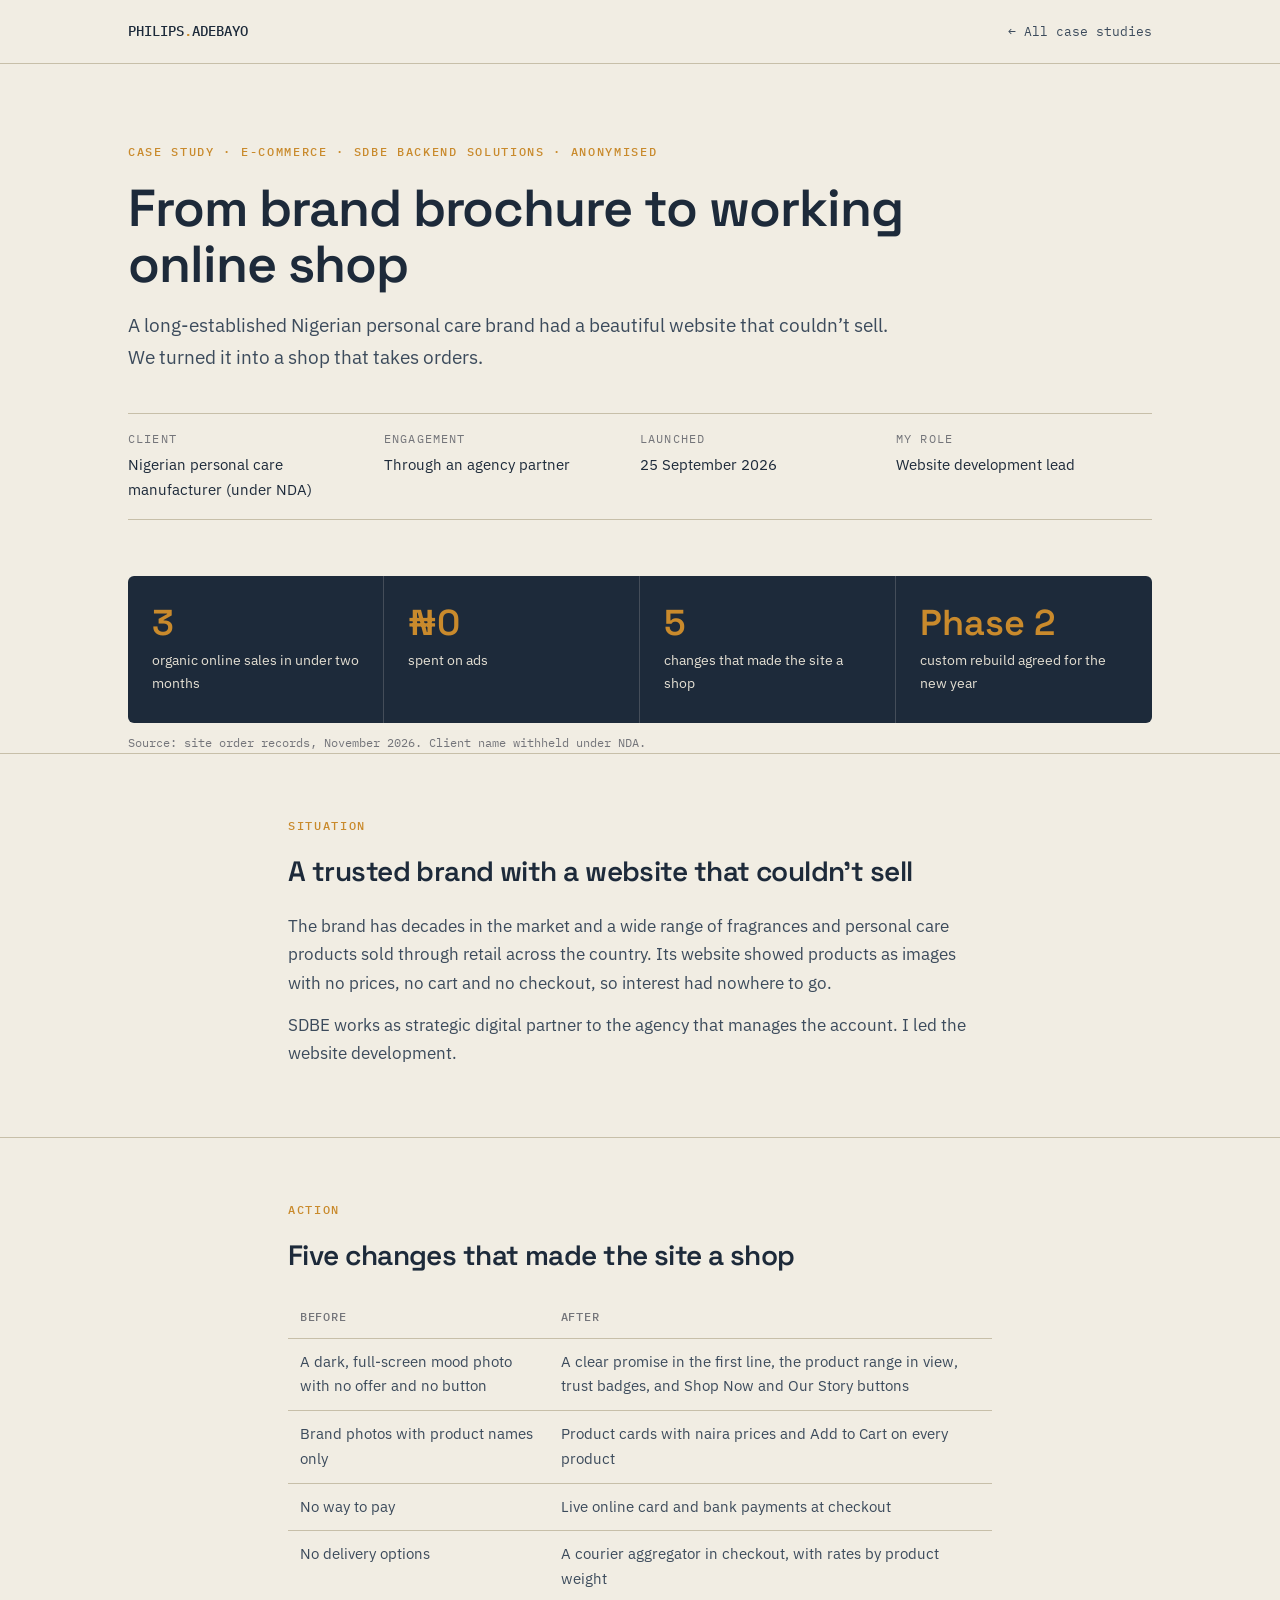
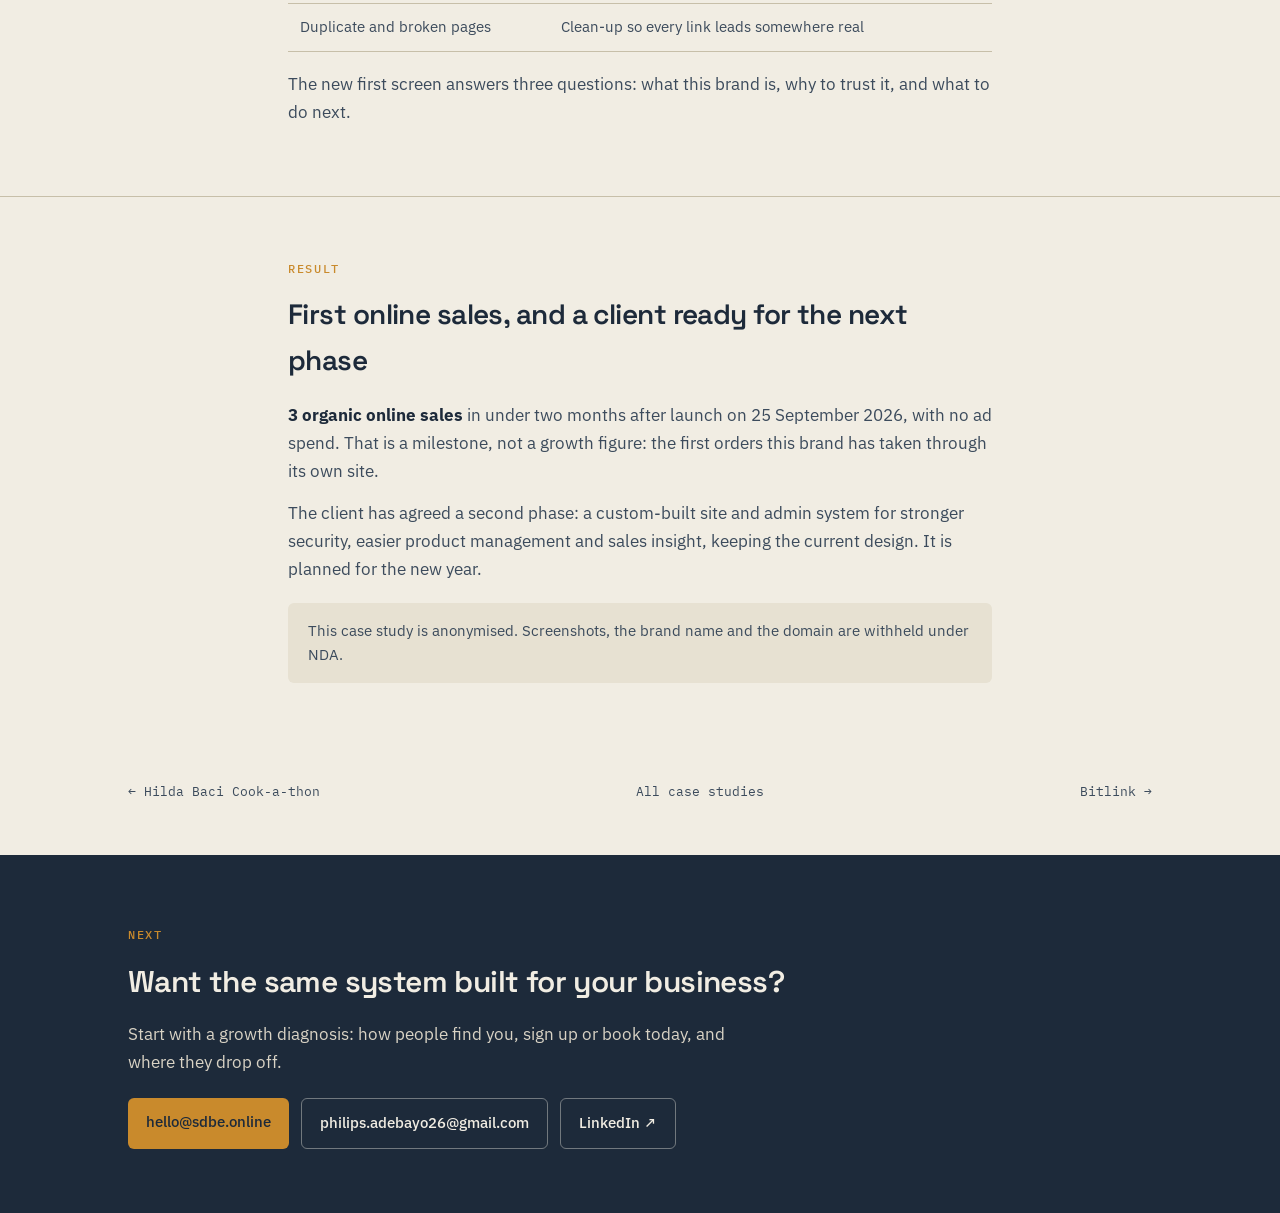
<file: case-studies/personal-care-brand.html>
<!DOCTYPE html>
<html lang="en">
<head>
<meta charset="UTF-8">
<meta name="viewport" content="width=device-width, initial-scale=1.0">
<title>Personal care brand: brochure to online shop · Case study · Philips Adebayo</title>
<meta name="description" content="How a decades-old Nigerian personal care brand’s website went from showing products to taking orders. Anonymised case study.">
<meta name="author" content="Philips Adebayo">
<meta property="og:title" content="Personal care brand: brochure to online shop · Case study">
<meta property="og:description" content="How a decades-old Nigerian personal care brand’s website went from showing products to taking orders. Anonymised case study.">
<meta property="og:type" content="article">
<meta property="og:url" content="https://sdbe-ex.github.io/Philips-Adebayo-Portfolio-/case-studies/personal-care-brand.html">
<meta name="twitter:card" content="summary">
<link rel="canonical" href="https://sdbe-ex.github.io/Philips-Adebayo-Portfolio-/case-studies/personal-care-brand.html">
<meta name="theme-color" content="#F1EDE3">
<link rel="preconnect" href="https://fonts.googleapis.com">
<link rel="preconnect" href="https://fonts.gstatic.com" crossorigin>
<link href="https://fonts.googleapis.com/css2?family=Space+Grotesk:wght@400;500;600;700&family=IBM+Plex+Sans:wght@400;500;600&family=IBM+Plex+Mono:wght@400;500&display=swap" rel="stylesheet">
<link rel="stylesheet" href="case.css">
<link rel="icon" href="data:image/svg+xml,%3Csvg xmlns='http://www.w3.org/2000/svg' viewBox='0 0 64 64'%3E%3Crect width='64' height='64' rx='10' fill='%231D2A3A'/%3E%3Ctext x='32' y='42' text-anchor='middle' font-family='Arial' font-size='34' font-weight='700' fill='%23C98A2C'%3EP%3C/text%3E%3C/svg%3E">
</head>
<body>
<header><div class="wrap">
<a class="mark focus-ring" href="../index.html">PHILIPS<span>.</span>ADEBAYO</a>
<a class="back focus-ring" href="index.html">← All case studies</a>
</div></header>
<main>
<section class="hero"><div class="wrap">
<span class="eyebrow">Case study · E-commerce · SDBE Backend Solutions · anonymised</span>
<h1>From brand brochure to working online shop</h1>
<p class="lede">A long-established Nigerian personal care brand had a beautiful website that couldn’t sell. We turned it into a shop that takes orders.</p>
<dl class="meta"><div><dt>Client</dt><dd>Nigerian personal care manufacturer (under NDA)</dd></div><div><dt>Engagement</dt><dd>Through an agency partner</dd></div><div><dt>Launched</dt><dd>25 September 2026</dd></div><div><dt>My role</dt><dd>Website development lead</dd></div></dl>
</div></section><div class="wrap"><div class="stats"><div class="stat"><div class="n">3</div><div class="l">organic online sales in under two months</div></div><div class="stat"><div class="n">₦0</div><div class="l">spent on ads</div></div><div class="stat"><div class="n">5</div><div class="l">changes that made the site a shop</div></div><div class="stat"><div class="n">Phase 2</div><div class="l">custom rebuild agreed for the new year</div></div></div><p class="stats-src">Source: site order records, November 2026. Client name withheld under NDA.</p></div><section class="block"><div class="wrap narrow"><span class="eyebrow">Situation</span><h2>A trusted brand with a website that couldn’t sell</h2><p>The brand has decades in the market and a wide range of fragrances and personal care products sold through retail across the country. Its website showed products as images with no prices, no cart and no checkout, so interest had nowhere to go.</p><p>SDBE works as strategic digital partner to the agency that manages the account. I led the website development.</p></div></section><section class="block"><div class="wrap narrow"><span class="eyebrow">Action</span><h2>Five changes that made the site a shop</h2><table><tr><th>Before</th><th>After</th></tr><tr><td>A dark, full-screen mood photo with no offer and no button</td><td>A clear promise in the first line, the product range in view, trust badges, and Shop Now and Our Story buttons</td></tr><tr><td>Brand photos with product names only</td><td>Product cards with naira prices and Add to Cart on every product</td></tr><tr><td>No way to pay</td><td>Live online card and bank payments at checkout</td></tr><tr><td>No delivery options</td><td>A courier aggregator in checkout, with rates by product weight</td></tr><tr><td>Duplicate and broken pages</td><td>Clean-up so every link leads somewhere real</td></tr></table><p>The new first screen answers three questions: what this brand is, why to trust it, and what to do next.</p></div></section><section class="block"><div class="wrap narrow"><span class="eyebrow">Result</span><h2>First online sales, and a client ready for the next phase</h2><p><strong>3 organic online sales</strong> in under two months after launch on 25 September 2026, with no ad spend. That is a milestone, not a growth figure: the first orders this brand has taken through its own site.</p><p>The client has agreed a second phase: a custom-built site and admin system for stronger security, easier product management and sales insight, keeping the current design. It is planned for the new year.</p><p class="note">This case study is anonymised. Screenshots, the brand name and the domain are withheld under NDA.</p></div></section>
<div class="wrap"><div class="more">
<a class="focus-ring" href="hilda-baci-cookathon.html">← Hilda Baci Cook-a-thon</a>
<a class="focus-ring" href="index.html">All case studies</a>
<a class="focus-ring" href="bitlink.html">Bitlink →</a>
</div></div>
</main>
<section class="cta"><div class="wrap">
<span class="eyebrow">Next</span>
<h2>Want the same system built for your business?</h2>
<p>Start with a growth diagnosis: how people find you, sign up or book today, and where they drop off.</p>
<div class="btns">
<a class="btn btn-primary focus-ring" href="mailto:hello@sdbe.online">hello@sdbe.online</a>
<a class="btn btn-ghost focus-ring" href="mailto:philips.adebayo26@gmail.com">philips.adebayo26@gmail.com</a>
<a class="btn btn-ghost focus-ring" href="https://www.linkedin.com/in/philips-adebayo/" target="_blank" rel="noopener">LinkedIn ↗</a>
</div>
</div></section>
</body>
</html>
</file>
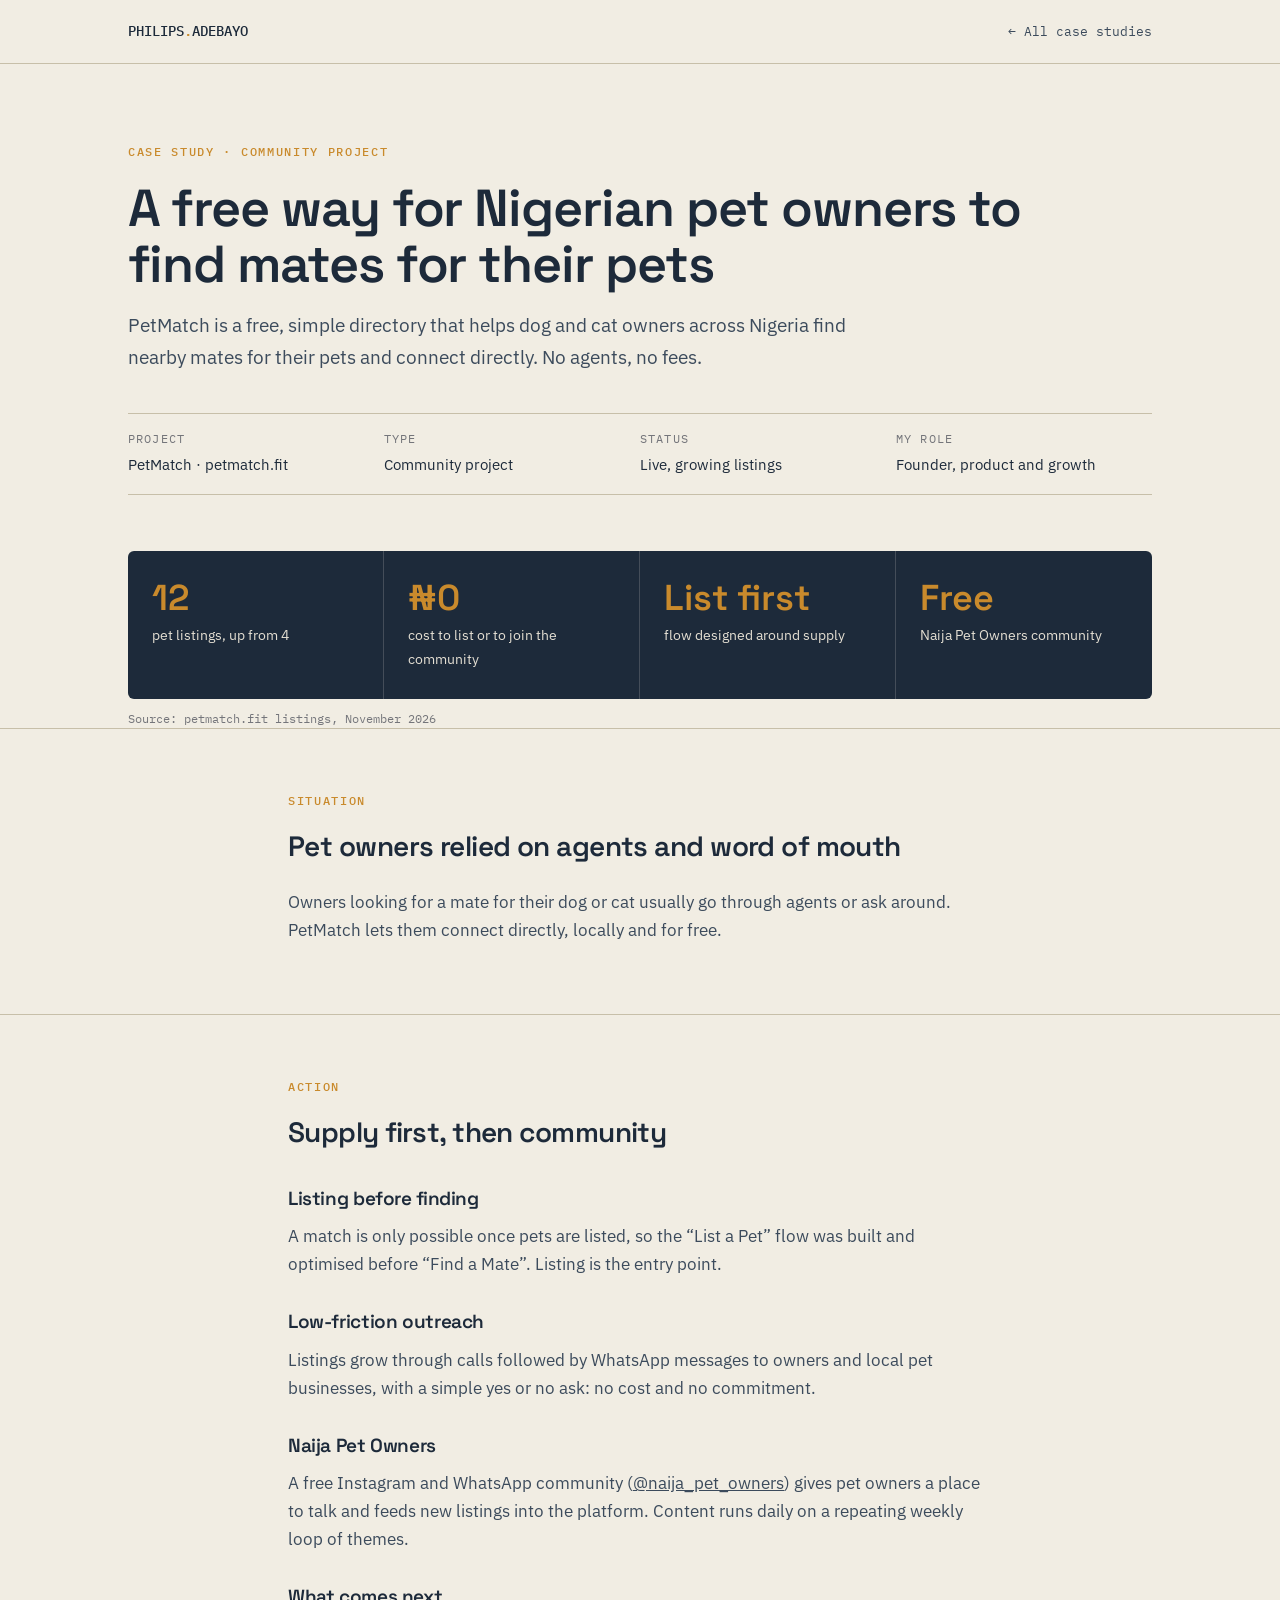
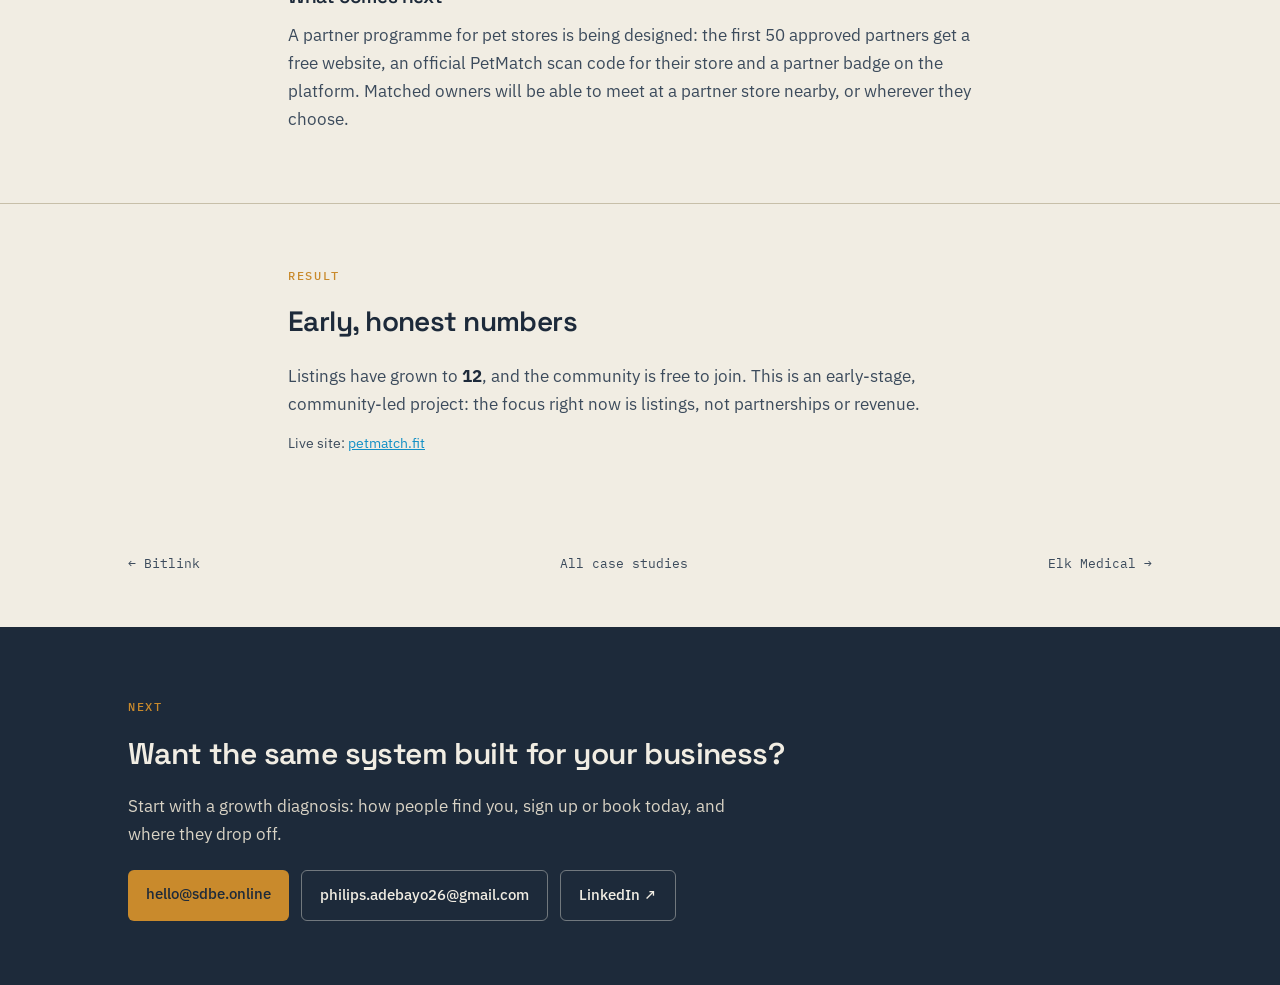
<file: case-studies/petmatch.html>
<!DOCTYPE html>
<html lang="en">
<head>
<meta charset="UTF-8">
<meta name="viewport" content="width=device-width, initial-scale=1.0">
<title>PetMatch: a free pet mating directory for Nigeria · Case study · Philips Adebayo</title>
<meta name="description" content="PetMatch is a free community project helping Nigerian dog and cat owners find nearby mates for their pets, grown listing-first through outreach and a free community.">
<meta name="author" content="Philips Adebayo">
<meta property="og:title" content="PetMatch: a free pet mating directory for Nigeria · Case study">
<meta property="og:description" content="PetMatch is a free community project helping Nigerian dog and cat owners find nearby mates for their pets, grown listing-first through outreach and a free community.">
<meta property="og:type" content="article">
<meta property="og:url" content="https://sdbe-ex.github.io/Philips-Adebayo-Portfolio-/case-studies/petmatch.html">
<meta name="twitter:card" content="summary">
<link rel="canonical" href="https://sdbe-ex.github.io/Philips-Adebayo-Portfolio-/case-studies/petmatch.html">
<meta name="theme-color" content="#F1EDE3">
<link rel="preconnect" href="https://fonts.googleapis.com">
<link rel="preconnect" href="https://fonts.gstatic.com" crossorigin>
<link href="https://fonts.googleapis.com/css2?family=Space+Grotesk:wght@400;500;600;700&family=IBM+Plex+Sans:wght@400;500;600&family=IBM+Plex+Mono:wght@400;500&display=swap" rel="stylesheet">
<link rel="stylesheet" href="case.css">
<link rel="icon" href="data:image/svg+xml,%3Csvg xmlns='http://www.w3.org/2000/svg' viewBox='0 0 64 64'%3E%3Crect width='64' height='64' rx='10' fill='%231D2A3A'/%3E%3Ctext x='32' y='42' text-anchor='middle' font-family='Arial' font-size='34' font-weight='700' fill='%23C98A2C'%3EP%3C/text%3E%3C/svg%3E">
</head>
<body>
<header><div class="wrap">
<a class="mark focus-ring" href="../index.html">PHILIPS<span>.</span>ADEBAYO</a>
<a class="back focus-ring" href="index.html">← All case studies</a>
</div></header>
<main>
<section class="hero"><div class="wrap">
<span class="eyebrow">Case study · Community project</span>
<h1>A free way for Nigerian pet owners to find mates for their pets</h1>
<p class="lede">PetMatch is a free, simple directory that helps dog and cat owners across Nigeria find nearby mates for their pets and connect directly. No agents, no fees.</p>
<dl class="meta"><div><dt>Project</dt><dd>PetMatch · petmatch.fit</dd></div><div><dt>Type</dt><dd>Community project</dd></div><div><dt>Status</dt><dd>Live, growing listings</dd></div><div><dt>My role</dt><dd>Founder, product and growth</dd></div></dl>
</div></section><div class="wrap"><div class="stats"><div class="stat"><div class="n">12</div><div class="l">pet listings, up from 4</div></div><div class="stat"><div class="n">₦0</div><div class="l">cost to list or to join the community</div></div><div class="stat"><div class="n">List first</div><div class="l">flow designed around supply</div></div><div class="stat"><div class="n">Free</div><div class="l">Naija Pet Owners community</div></div></div><p class="stats-src">Source: petmatch.fit listings, November 2026</p></div><section class="block"><div class="wrap narrow"><span class="eyebrow">Situation</span><h2>Pet owners relied on agents and word of mouth</h2><p>Owners looking for a mate for their dog or cat usually go through agents or ask around. PetMatch lets them connect directly, locally and for free.</p></div></section><section class="block"><div class="wrap narrow"><span class="eyebrow">Action</span><h2>Supply first, then community</h2><h3>Listing before finding</h3><p>A match is only possible once pets are listed, so the “List a Pet” flow was built and optimised before “Find a Mate”. Listing is the entry point.</p><h3>Low-friction outreach</h3><p>Listings grow through calls followed by WhatsApp messages to owners and local pet businesses, with a simple yes or no ask: no cost and no commitment.</p><h3>Naija Pet Owners</h3><p>A free Instagram and WhatsApp community (<a href="https://www.instagram.com/naija_pet_owners/" target="_blank" rel="noopener">@naija_pet_owners</a>) gives pet owners a place to talk and feeds new listings into the platform. Content runs daily on a repeating weekly loop of themes.</p><h3>What comes next</h3><p>A partner programme for pet stores is being designed: the first 50 approved partners get a free website, an official PetMatch scan code for their store and a partner badge on the platform. Matched owners will be able to meet at a partner store nearby, or wherever they choose.</p></div></section><section class="block"><div class="wrap narrow"><span class="eyebrow">Result</span><h2>Early, honest numbers</h2><p>Listings have grown to <strong>12</strong>, and the community is free to join. This is an early-stage, community-led project: the focus right now is listings, not partnerships or revenue.</p><p class="sources">Live site: <a href="https://www.petmatch.fit" target="_blank" rel="noopener">petmatch.fit</a></p></div></section>
<div class="wrap"><div class="more">
<a class="focus-ring" href="bitlink.html">← Bitlink</a>
<a class="focus-ring" href="index.html">All case studies</a>
<a class="focus-ring" href="elk-medical.html">Elk Medical →</a>
</div></div>
</main>
<section class="cta"><div class="wrap">
<span class="eyebrow">Next</span>
<h2>Want the same system built for your business?</h2>
<p>Start with a growth diagnosis: how people find you, sign up or book today, and where they drop off.</p>
<div class="btns">
<a class="btn btn-primary focus-ring" href="mailto:hello@sdbe.online">hello@sdbe.online</a>
<a class="btn btn-ghost focus-ring" href="mailto:philips.adebayo26@gmail.com">philips.adebayo26@gmail.com</a>
<a class="btn btn-ghost focus-ring" href="https://www.linkedin.com/in/philips-adebayo/" target="_blank" rel="noopener">LinkedIn ↗</a>
</div>
</div></section>
</body>
</html>
</file>
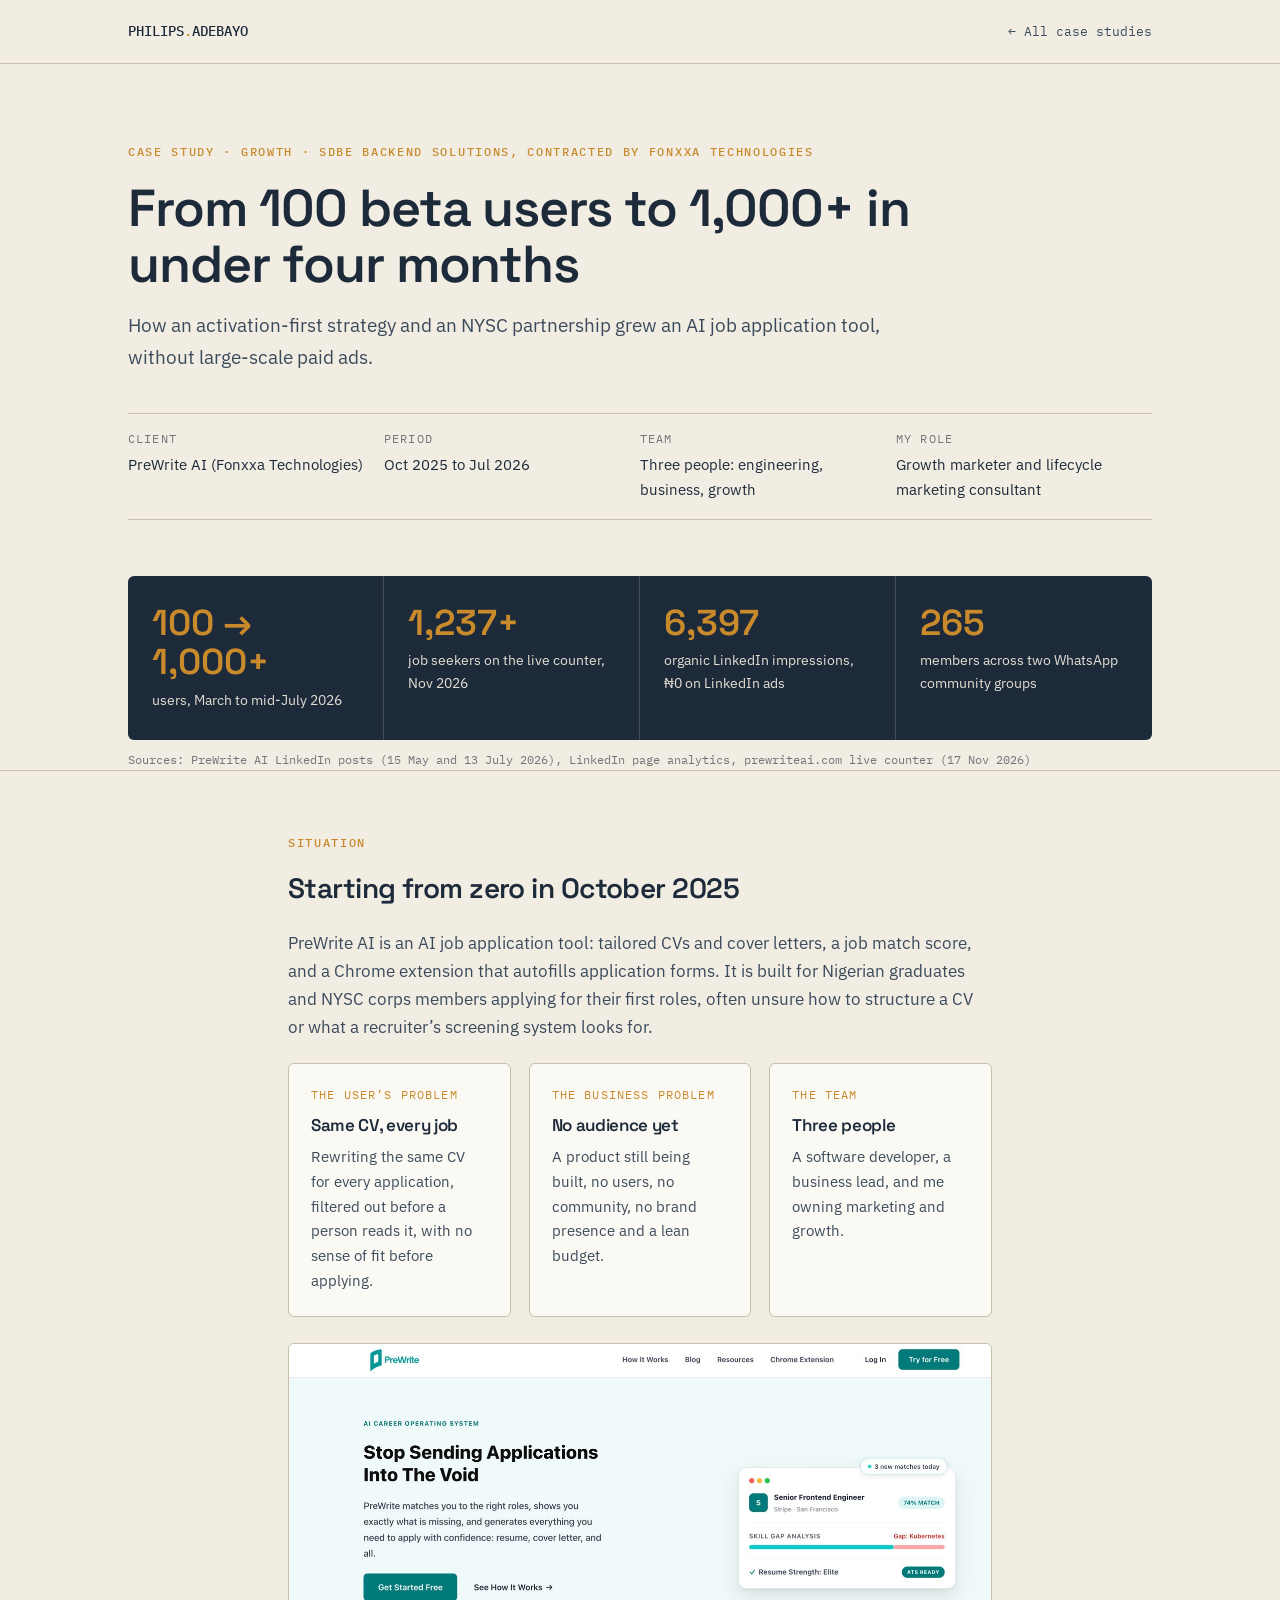
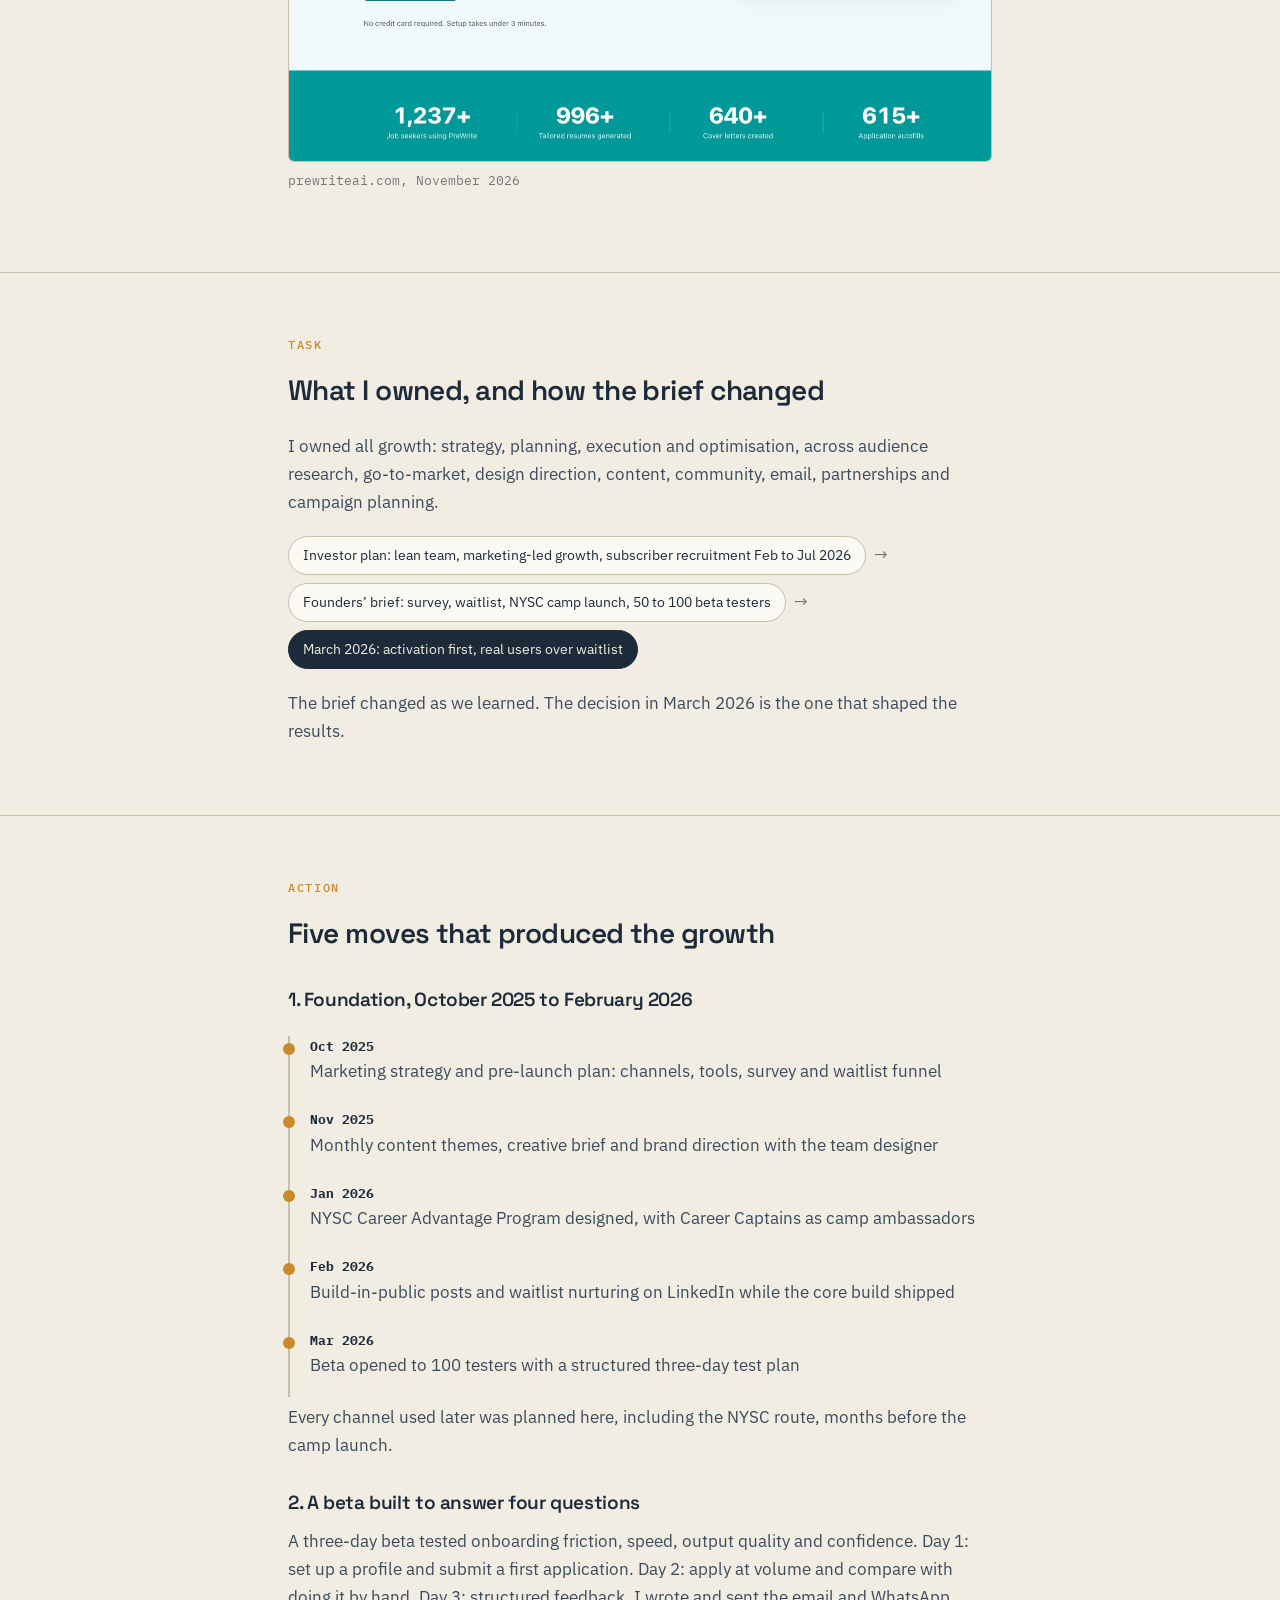
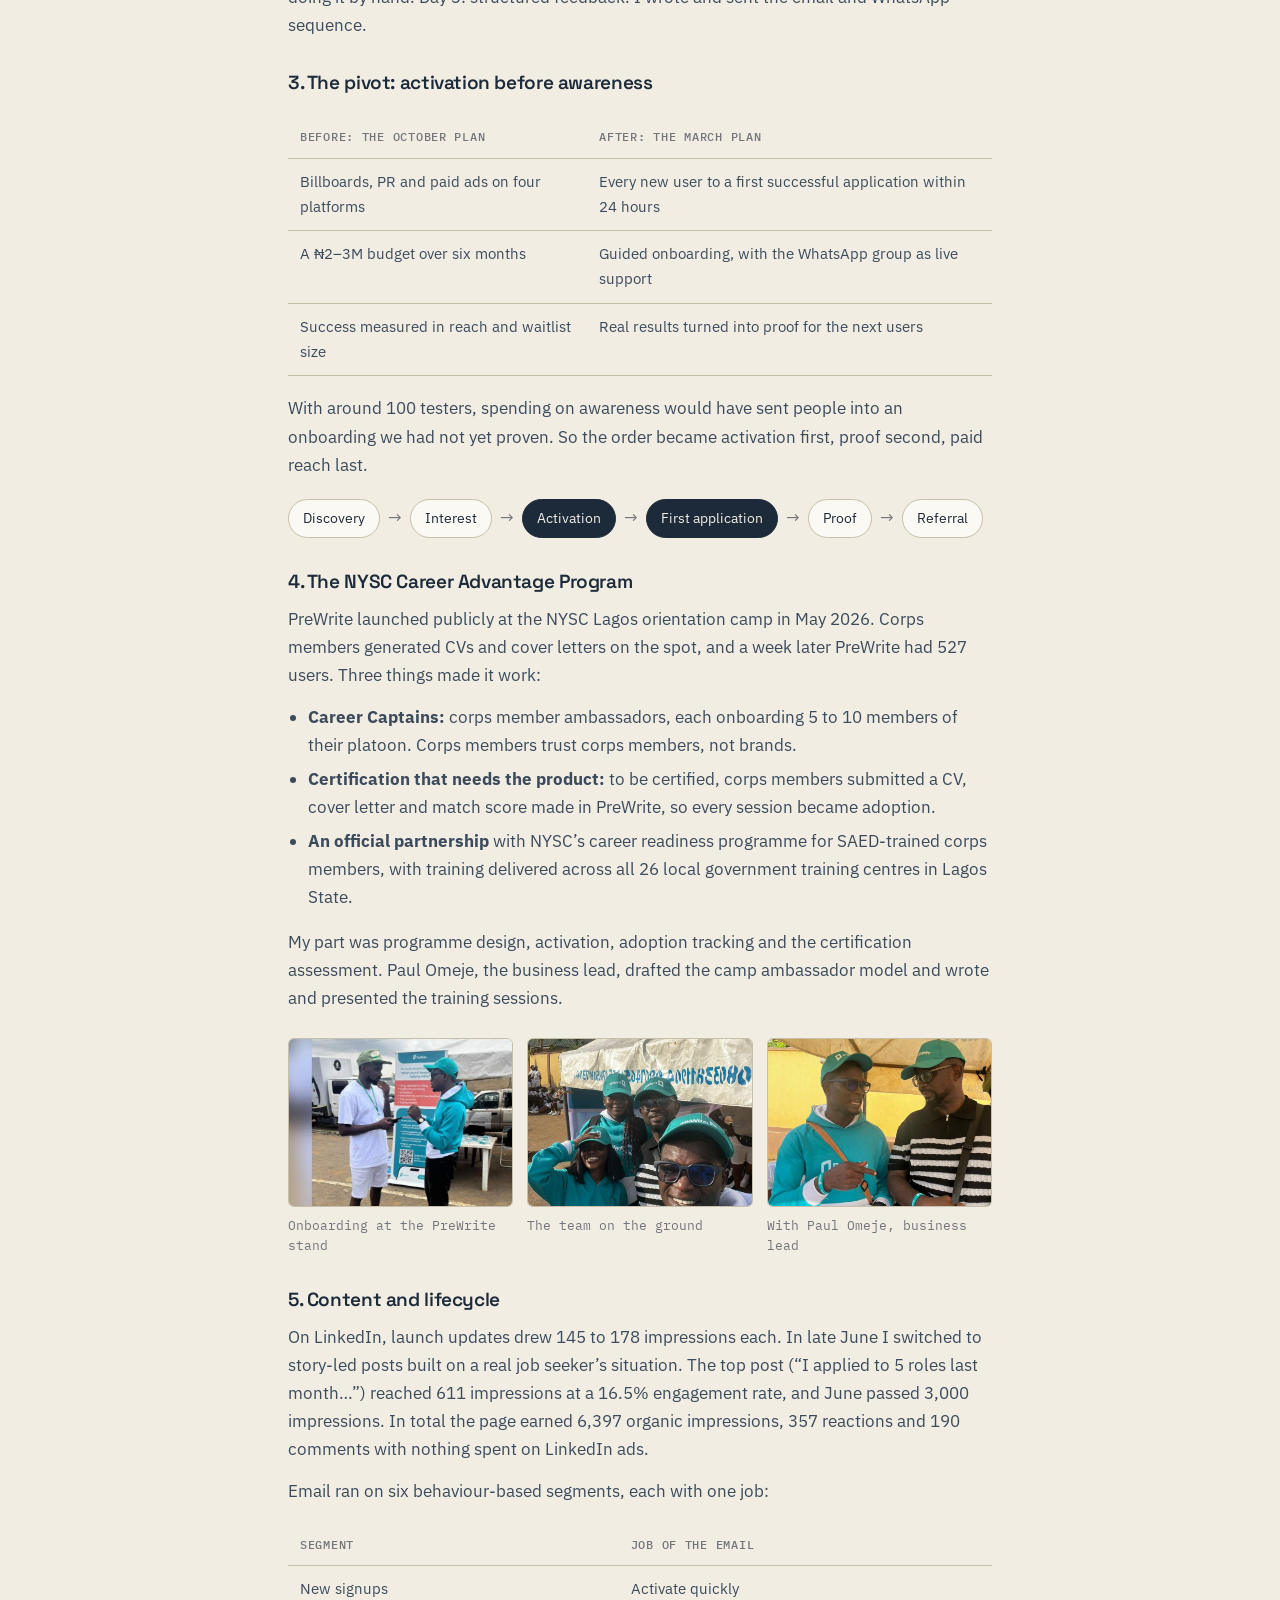
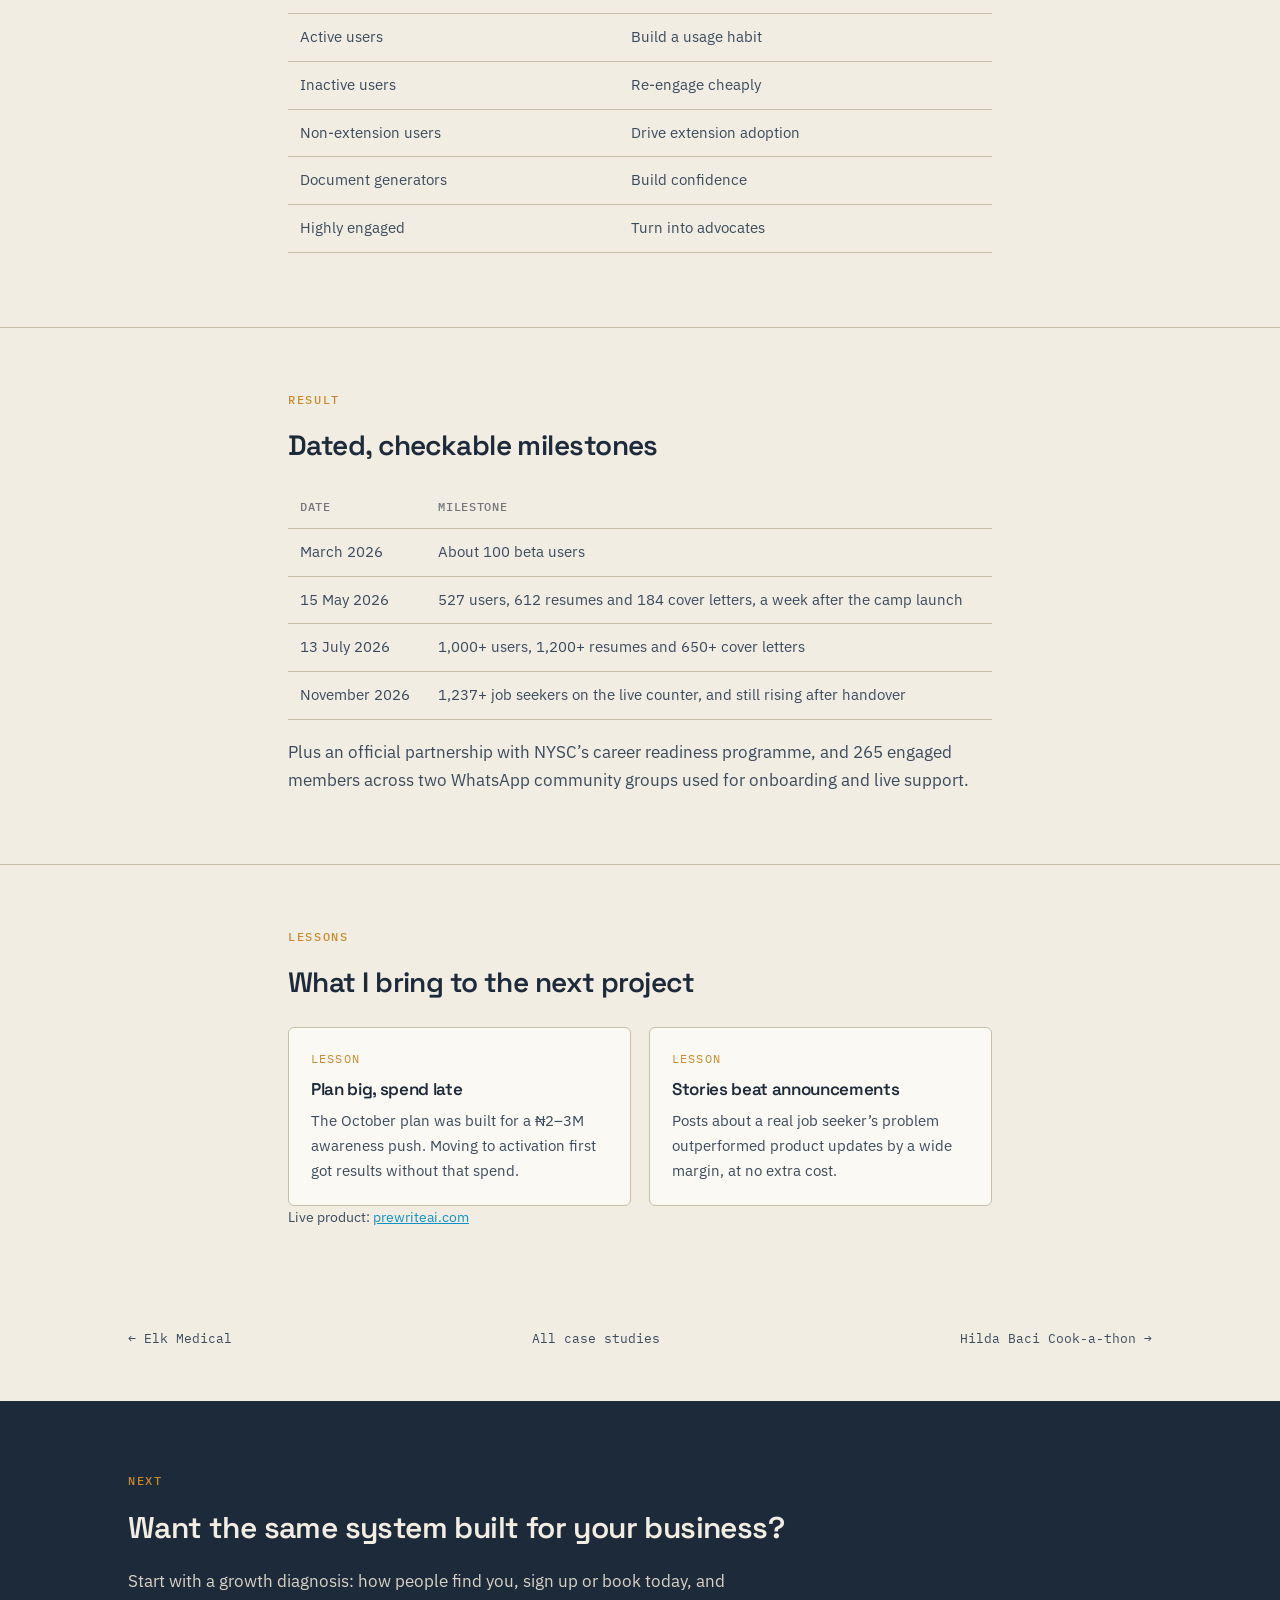
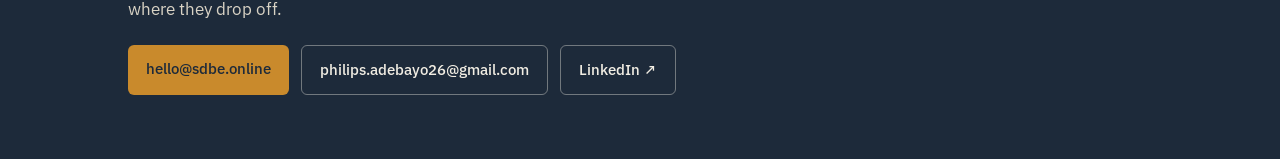
<file: case-studies/prewrite-ai.html>
<!DOCTYPE html>
<html lang="en">
<head>
<meta charset="UTF-8">
<meta name="viewport" content="width=device-width, initial-scale=1.0">
<title>PreWrite AI: 100 to 1,000+ users · Case study · Philips Adebayo</title>
<meta name="description" content="How an activation-first strategy and an NYSC partnership took an AI job application tool from 100 beta users to 1,000+ in under four months.">
<meta name="author" content="Philips Adebayo">
<meta property="og:title" content="PreWrite AI: 100 to 1,000+ users · Case study">
<meta property="og:description" content="How an activation-first strategy and an NYSC partnership took an AI job application tool from 100 beta users to 1,000+ in under four months.">
<meta property="og:type" content="article">
<meta property="og:url" content="https://sdbe-ex.github.io/Philips-Adebayo-Portfolio-/case-studies/prewrite-ai.html">
<meta name="twitter:card" content="summary">
<link rel="canonical" href="https://sdbe-ex.github.io/Philips-Adebayo-Portfolio-/case-studies/prewrite-ai.html">
<meta name="theme-color" content="#F1EDE3">
<link rel="preconnect" href="https://fonts.googleapis.com">
<link rel="preconnect" href="https://fonts.gstatic.com" crossorigin>
<link href="https://fonts.googleapis.com/css2?family=Space+Grotesk:wght@400;500;600;700&family=IBM+Plex+Sans:wght@400;500;600&family=IBM+Plex+Mono:wght@400;500&display=swap" rel="stylesheet">
<link rel="stylesheet" href="case.css">
<link rel="icon" href="data:image/svg+xml,%3Csvg xmlns='http://www.w3.org/2000/svg' viewBox='0 0 64 64'%3E%3Crect width='64' height='64' rx='10' fill='%231D2A3A'/%3E%3Ctext x='32' y='42' text-anchor='middle' font-family='Arial' font-size='34' font-weight='700' fill='%23C98A2C'%3EP%3C/text%3E%3C/svg%3E">
</head>
<body>
<header><div class="wrap">
<a class="mark focus-ring" href="../index.html">PHILIPS<span>.</span>ADEBAYO</a>
<a class="back focus-ring" href="index.html">← All case studies</a>
</div></header>
<main>
<section class="hero"><div class="wrap">
<span class="eyebrow">Case study · Growth · SDBE Backend Solutions, contracted by Fonxxa Technologies</span>
<h1>From 100 beta users to 1,000+ in under four months</h1>
<p class="lede">How an activation-first strategy and an NYSC partnership grew an AI job application tool, without large-scale paid ads.</p>
<dl class="meta"><div><dt>Client</dt><dd>PreWrite AI (Fonxxa Technologies)</dd></div><div><dt>Period</dt><dd>Oct 2025 to Jul 2026</dd></div><div><dt>Team</dt><dd>Three people: engineering, business, growth</dd></div><div><dt>My role</dt><dd>Growth marketer and lifecycle marketing consultant</dd></div></dl>
</div></section><div class="wrap"><div class="stats"><div class="stat"><div class="n">100 → 1,000+</div><div class="l">users, March to mid-July 2026</div></div><div class="stat"><div class="n">1,237+</div><div class="l">job seekers on the live counter, Nov 2026</div></div><div class="stat"><div class="n">6,397</div><div class="l">organic LinkedIn impressions, ₦0 on LinkedIn ads</div></div><div class="stat"><div class="n">265</div><div class="l">members across two WhatsApp community groups</div></div></div><p class="stats-src">Sources: PreWrite AI LinkedIn posts (15 May and 13 July 2026), LinkedIn page analytics, prewriteai.com live counter (17 Nov 2026)</p></div><section class="block"><div class="wrap narrow"><span class="eyebrow">Situation</span><h2>Starting from zero in October 2025</h2><p>PreWrite AI is an AI job application tool: tailored CVs and cover letters, a job match score, and a Chrome extension that autofills application forms. It is built for Nigerian graduates and NYSC corps members applying for their first roles, often unsure how to structure a CV or what a recruiter’s screening system looks for.</p><div class="cards"><div class="card"><div class="k">The user’s problem</div><h3>Same CV, every job</h3><p>Rewriting the same CV for every application, filtered out before a person reads it, with no sense of fit before applying.</p></div><div class="card"><div class="k">The business problem</div><h3>No audience yet</h3><p>A product still being built, no users, no community, no brand presence and a lean budget.</p></div><div class="card"><div class="k">The team</div><h3>Three people</h3><p>A software developer, a business lead, and me owning marketing and growth.</p></div></div><figure><img src="img/prewrite-site.jpg" alt="PreWrite AI homepage with the live job seeker counter" loading="lazy"><figcaption>prewriteai.com, November 2026</figcaption></figure></div></section><section class="block"><div class="wrap narrow"><span class="eyebrow">Task</span><h2>What I owned, and how the brief changed</h2><p>I owned all growth: strategy, planning, execution and optimisation, across audience research, go-to-market, design direction, content, community, email, partnerships and campaign planning.</p><div class="flow"><span class="">Investor plan: lean team, marketing-led growth, subscriber recruitment Feb to Jul 2026</span><i>→</i><span class="">Founders’ brief: survey, waitlist, NYSC camp launch, 50 to 100 beta testers</span><i>→</i><span class="hot">March 2026: activation first, real users over waitlist</span></div><p>The brief changed as we learned. The decision in March 2026 is the one that shaped the results.</p></div></section><section class="block"><div class="wrap narrow"><span class="eyebrow">Action</span><h2>Five moves that produced the growth</h2><h3>1. Foundation, October 2025 to February 2026</h3><ul class="timeline"><li><b>Oct 2025</b>Marketing strategy and pre-launch plan: channels, tools, survey and waitlist funnel</li><li><b>Nov 2025</b>Monthly content themes, creative brief and brand direction with the team designer</li><li><b>Jan 2026</b>NYSC Career Advantage Program designed, with Career Captains as camp ambassadors</li><li><b>Feb 2026</b>Build-in-public posts and waitlist nurturing on LinkedIn while the core build shipped</li><li><b>Mar 2026</b>Beta opened to 100 testers with a structured three-day test plan</li></ul><p>Every channel used later was planned here, including the NYSC route, months before the camp launch.</p><h3>2. A beta built to answer four questions</h3><p>A three-day beta tested onboarding friction, speed, output quality and confidence. Day 1: set up a profile and submit a first application. Day 2: apply at volume and compare with doing it by hand. Day 3: structured feedback. I wrote and sent the email and WhatsApp sequence.</p><h3>3. The pivot: activation before awareness</h3><table><tr><th>Before: the October plan</th><th>After: the March plan</th></tr><tr><td>Billboards, PR and paid ads on four platforms</td><td>Every new user to a first successful application within 24 hours</td></tr><tr><td>A ₦2–3M budget over six months</td><td>Guided onboarding, with the WhatsApp group as live support</td></tr><tr><td>Success measured in reach and waitlist size</td><td>Real results turned into proof for the next users</td></tr></table><p>With around 100 testers, spending on awareness would have sent people into an onboarding we had not yet proven. So the order became activation first, proof second, paid reach last.</p><div class="flow"><span class="">Discovery</span><i>→</i><span class="">Interest</span><i>→</i><span class="hot">Activation</span><i>→</i><span class="hot">First application</span><i>→</i><span class="">Proof</span><i>→</i><span class="">Referral</span></div><h3>4. The NYSC Career Advantage Program</h3><p>PreWrite launched publicly at the NYSC Lagos orientation camp in May 2026. Corps members generated CVs and cover letters on the spot, and a week later PreWrite had 527 users. Three things made it work:</p><ul><li><strong>Career Captains:</strong> corps member ambassadors, each onboarding 5 to 10 members of their platoon. Corps members trust corps members, not brands.</li><li><strong>Certification that needs the product:</strong> to be certified, corps members submitted a CV, cover letter and match score made in PreWrite, so every session became adoption.</li><li><strong>An official partnership</strong> with NYSC’s career readiness programme for SAED-trained corps members, with training delivered across all 26 local government training centres in Lagos State.</li></ul><p>My part was programme design, activation, adoption tracking and the certification assessment. Paul Omeje, the business lead, drafted the camp ambassador model and wrote and presented the training sessions.</p><div class="gallery "><figure><img src="img/prewrite-onboarding.jpg" alt="Onboarding a corps member beside a PreWrite banner with a sign-up QR code" loading="lazy"><figcaption>Onboarding at the PreWrite stand</figcaption></figure><figure><img src="img/prewrite-team.jpg" alt="The PreWrite team in branded caps at an NYSC venue" loading="lazy"><figcaption>The team on the ground</figcaption></figure><figure><img src="img/prewrite-paul.jpg" alt="Philips Adebayo and Paul Omeje at an NYSC venue" loading="lazy"><figcaption>With Paul Omeje, business lead</figcaption></figure></div><h3>5. Content and lifecycle</h3><p>On LinkedIn, launch updates drew 145 to 178 impressions each. In late June I switched to story-led posts built on a real job seeker’s situation. The top post (“I applied to 5 roles last month…”) reached 611 impressions at a 16.5% engagement rate, and June passed 3,000 impressions. In total the page earned 6,397 organic impressions, 357 reactions and 190 comments with nothing spent on LinkedIn ads.</p><p>Email ran on six behaviour-based segments, each with one job:</p><table><tr><th>Segment</th><th>Job of the email</th></tr><tr><td>New signups</td><td>Activate quickly</td></tr><tr><td>Active users</td><td>Build a usage habit</td></tr><tr><td>Inactive users</td><td>Re-engage cheaply</td></tr><tr><td>Non-extension users</td><td>Drive extension adoption</td></tr><tr><td>Document generators</td><td>Build confidence</td></tr><tr><td>Highly engaged</td><td>Turn into advocates</td></tr></table></div></section><section class="block"><div class="wrap narrow"><span class="eyebrow">Result</span><h2>Dated, checkable milestones</h2><table><tr><th>Date</th><th>Milestone</th></tr><tr><td>March 2026</td><td>About 100 beta users</td></tr><tr><td>15 May 2026</td><td>527 users, 612 resumes and 184 cover letters, a week after the camp launch</td></tr><tr><td>13 July 2026</td><td>1,000+ users, 1,200+ resumes and 650+ cover letters</td></tr><tr><td>November 2026</td><td>1,237+ job seekers on the live counter, and still rising after handover</td></tr></table><p>Plus an official partnership with NYSC’s career readiness programme, and 265 engaged members across two WhatsApp community groups used for onboarding and live support.</p></div></section><section class="block"><div class="wrap narrow"><span class="eyebrow">Lessons</span><h2>What I bring to the next project</h2><div class="cards two"><div class="card"><div class="k">Lesson</div><h3>Plan big, spend late</h3><p>The October plan was built for a ₦2–3M awareness push. Moving to activation first got results without that spend.</p></div><div class="card"><div class="k">Lesson</div><h3>Stories beat announcements</h3><p>Posts about a real job seeker’s problem outperformed product updates by a wide margin, at no extra cost.</p></div></div><p class="sources">Live product: <a href="https://prewriteai.com" target="_blank" rel="noopener">prewriteai.com</a></p></div></section>
<div class="wrap"><div class="more">
<a class="focus-ring" href="elk-medical.html">← Elk Medical</a>
<a class="focus-ring" href="index.html">All case studies</a>
<a class="focus-ring" href="hilda-baci-cookathon.html">Hilda Baci Cook-a-thon →</a>
</div></div>
</main>
<section class="cta"><div class="wrap">
<span class="eyebrow">Next</span>
<h2>Want the same system built for your business?</h2>
<p>Start with a growth diagnosis: how people find you, sign up or book today, and where they drop off.</p>
<div class="btns">
<a class="btn btn-primary focus-ring" href="mailto:hello@sdbe.online">hello@sdbe.online</a>
<a class="btn btn-ghost focus-ring" href="mailto:philips.adebayo26@gmail.com">philips.adebayo26@gmail.com</a>
<a class="btn btn-ghost focus-ring" href="https://www.linkedin.com/in/philips-adebayo/" target="_blank" rel="noopener">LinkedIn ↗</a>
</div>
</div></section>
</body>
</html>
</file>
<file: case-studies/case.css>
:root{
  --bg:#F1EDE3;--bg-2:#E7E1D2;--ink:#1D2A3A;--ink-soft:#3C4B5C;--accent:#C98A2C;
  --signal:#1390C6;--line:#74757A;--line-soft:#C7BFA9;--card:#FBF9F3;--max:1080px;--narrow:760px;--radius:6px;
}
*{box-sizing:border-box;margin:0;padding:0}
html{scroll-behavior:smooth}
body{background:var(--bg);color:var(--ink);font-family:'IBM Plex Sans',-apple-system,BlinkMacSystemFont,sans-serif;font-size:17px;line-height:1.65;-webkit-font-smoothing:antialiased}
::selection{background:var(--accent);color:var(--card)}
a{color:inherit}
img{max-width:100%;display:block}
.wrap{max-width:var(--max);margin:0 auto;padding:0 28px}
.narrow{max-width:var(--narrow)}
.eyebrow{font-family:'IBM Plex Mono',monospace;font-size:12px;letter-spacing:.14em;text-transform:uppercase;color:var(--accent);font-weight:500}
h1,h2,h3{font-family:'Space Grotesk',sans-serif;font-weight:600;letter-spacing:-.02em;color:var(--ink)}
.focus-ring:focus-visible{outline:2px solid var(--signal);outline-offset:4px}

header{padding:20px 0;border-bottom:1px solid var(--line-soft);position:sticky;top:0;z-index:20;background:rgba(241,237,227,.94);backdrop-filter:blur(10px)}
header .wrap{display:flex;align-items:center;justify-content:space-between;gap:24px}
.mark{font-family:'IBM Plex Mono',monospace;font-size:14px;font-weight:500;text-decoration:none}
.mark span{color:var(--accent)}
.back{font-family:'IBM Plex Mono',monospace;font-size:12.5px;text-decoration:none;color:var(--ink-soft)}
.back:hover{color:var(--ink)}

.hero{padding:72px 0 48px}
.hero h1{font-size:clamp(32px,5vw,52px);line-height:1.08;margin:16px 0 18px;max-width:900px}
.hero .lede{font-size:19px;color:var(--ink-soft);max-width:760px}
.meta{display:grid;grid-template-columns:repeat(4,1fr);gap:0;margin-top:40px;border-top:1px solid var(--line-soft);border-bottom:1px solid var(--line-soft)}
.meta div{padding:16px 18px 16px 0}
.meta dt{font-family:'IBM Plex Mono',monospace;font-size:11.5px;letter-spacing:.1em;text-transform:uppercase;color:var(--line)}
.meta dd{font-size:15px;margin-top:4px}

.stats{background:var(--ink);color:var(--bg);border-radius:var(--radius);display:grid;grid-template-columns:repeat(4,1fr);overflow:hidden;margin:8px 0 0}
.stat{padding:28px 24px;border-right:1px solid rgba(241,237,227,.18)}
.stat:last-child{border-right:0}
.stat .n{font-family:'Space Grotesk',sans-serif;font-size:36px;font-weight:600;color:var(--accent);line-height:1.1}
.stat .l{font-size:14px;margin-top:6px;color:#E4DFD3}
.stats-src{font-family:'IBM Plex Mono',monospace;font-size:12px;color:var(--line);margin-top:10px}

section.block{padding:56px 0;border-top:1px solid var(--line-soft)}
section.block:first-of-type{border-top:0}
.block h2{font-size:28px;margin:10px 0 18px}
.block h3{font-size:19px;margin:28px 0 8px}
.block p{color:var(--ink-soft);margin-bottom:14px}
.block p strong{color:var(--ink)}
.block ul{margin:0 0 16px 20px;color:var(--ink-soft)}
.block li{margin-bottom:6px}

.cards{display:grid;grid-template-columns:repeat(3,1fr);gap:18px;margin-top:22px}
.cards.two{grid-template-columns:repeat(2,1fr)}
.card{background:var(--card);border:1px solid var(--line-soft);border-radius:var(--radius);padding:22px}
.card .k{font-family:'IBM Plex Mono',monospace;font-size:11.5px;letter-spacing:.1em;text-transform:uppercase;color:var(--accent)}
.card h3{margin:6px 0 6px;font-size:17px}
.card p{font-size:15px;margin:0}

.flow{display:flex;flex-wrap:wrap;align-items:center;gap:8px;margin:20px 0}
.flow span{background:var(--card);border:1px solid var(--line-soft);border-radius:999px;padding:7px 14px;font-size:14px}
.flow span.hot{background:var(--ink);color:var(--bg);border-color:var(--ink)}
.flow i{font-style:normal;color:var(--line)}

.timeline{list-style:none;margin:20px 0 0!important;border-left:2px solid var(--line-soft)}
.timeline li{padding:0 0 18px 20px;position:relative}
.timeline li::before{content:"";position:absolute;left:-7px;top:7px;width:12px;height:12px;border-radius:50%;background:var(--accent)}
.timeline b{font-family:'IBM Plex Mono',monospace;font-size:13px;color:var(--ink);display:block}

table{width:100%;border-collapse:collapse;margin:18px 0;font-size:15px}
th,td{text-align:left;padding:11px 12px;border-bottom:1px solid var(--line-soft);vertical-align:top}
th{font-family:'IBM Plex Mono',monospace;font-size:12px;letter-spacing:.06em;text-transform:uppercase;color:var(--line);font-weight:500}
td{color:var(--ink-soft)}

figure{margin:26px 0}
figure img{border-radius:var(--radius);border:1px solid var(--line-soft);background:var(--card)}
figcaption{font-family:'IBM Plex Mono',monospace;font-size:12.5px;color:var(--line);margin-top:8px}
.gallery{display:grid;grid-template-columns:repeat(3,1fr);gap:14px;margin:26px 0}
.gallery.two{grid-template-columns:repeat(2,1fr)}
.gallery figure{margin:0}
.gallery img{width:100%;aspect-ratio:4/3;object-fit:cover}
.gallery.contain img{object-fit:contain;aspect-ratio:auto}

blockquote{border-left:3px solid var(--accent);padding:6px 0 6px 20px;margin:22px 0}
blockquote p{font-family:'Space Grotesk',sans-serif;font-size:21px;line-height:1.4;color:var(--ink)!important;margin-bottom:8px!important}
blockquote cite{font-style:normal;font-family:'IBM Plex Mono',monospace;font-size:12.5px;color:var(--line)}

.note{background:var(--bg-2);border-radius:var(--radius);padding:16px 20px;font-size:14.5px;color:var(--ink-soft);margin:20px 0}
.sources{font-size:14px}
.sources a{color:var(--signal)}

.cta{background:var(--ink);color:var(--bg);padding:64px 0;margin-top:24px}
.cta h2{color:var(--bg);font-size:30px;margin:10px 0 14px}
.cta p{color:#D9D3C5;max-width:640px}
.cta .btns{display:flex;flex-wrap:wrap;gap:12px;margin-top:22px}
.btn{display:inline-block;padding:12px 18px;border-radius:var(--radius);text-decoration:none;font-weight:500;font-size:15px}
.btn-primary{background:var(--accent);color:var(--ink)}
.btn-ghost{border:1px solid rgba(241,237,227,.4);color:var(--bg)}
.more{display:flex;justify-content:space-between;gap:16px;flex-wrap:wrap;padding:28px 0;font-family:'IBM Plex Mono',monospace;font-size:13px}
.more a{text-decoration:none;color:var(--ink-soft)}
.more a:hover{color:var(--ink)}

/* Hub */
.hub{display:grid;grid-template-columns:repeat(2,1fr);gap:18px;margin:28px 0 64px}
.hub a{display:block;text-decoration:none;background:var(--card);border:1px solid var(--line-soft);border-radius:var(--radius);padding:24px;transition:border-color .15s,transform .15s}
.hub a:hover{border-color:var(--ink);transform:translateY(-2px)}
.hub .k{font-family:'IBM Plex Mono',monospace;font-size:11.5px;letter-spacing:.1em;text-transform:uppercase;color:var(--accent)}
.hub h3{font-size:20px;margin:8px 0}
.hub p{font-size:15px;color:var(--ink-soft)}
.hub .n{font-family:'Space Grotesk',sans-serif;font-size:26px;font-weight:600;margin-top:14px}
.hub .go{font-family:'IBM Plex Mono',monospace;font-size:12px;color:var(--signal);margin-top:10px}

@media (max-width:820px){
  .meta,.stats{grid-template-columns:1fr 1fr}
  .stat:nth-child(2){border-right:0}
  .stat:nth-child(-n+2){border-bottom:1px solid rgba(241,237,227,.18)}
  .cards,.cards.two,.gallery,.gallery.two,.hub{grid-template-columns:1fr}
}
@media (max-width:480px){
  .meta,.stats{grid-template-columns:1fr}
  .stat{border-right:0;border-bottom:1px solid rgba(241,237,227,.18)}
  table{font-size:14px}
}
@media (prefers-reduced-motion:reduce){html{scroll-behavior:auto}.hub a{transition:none}}
</file>
